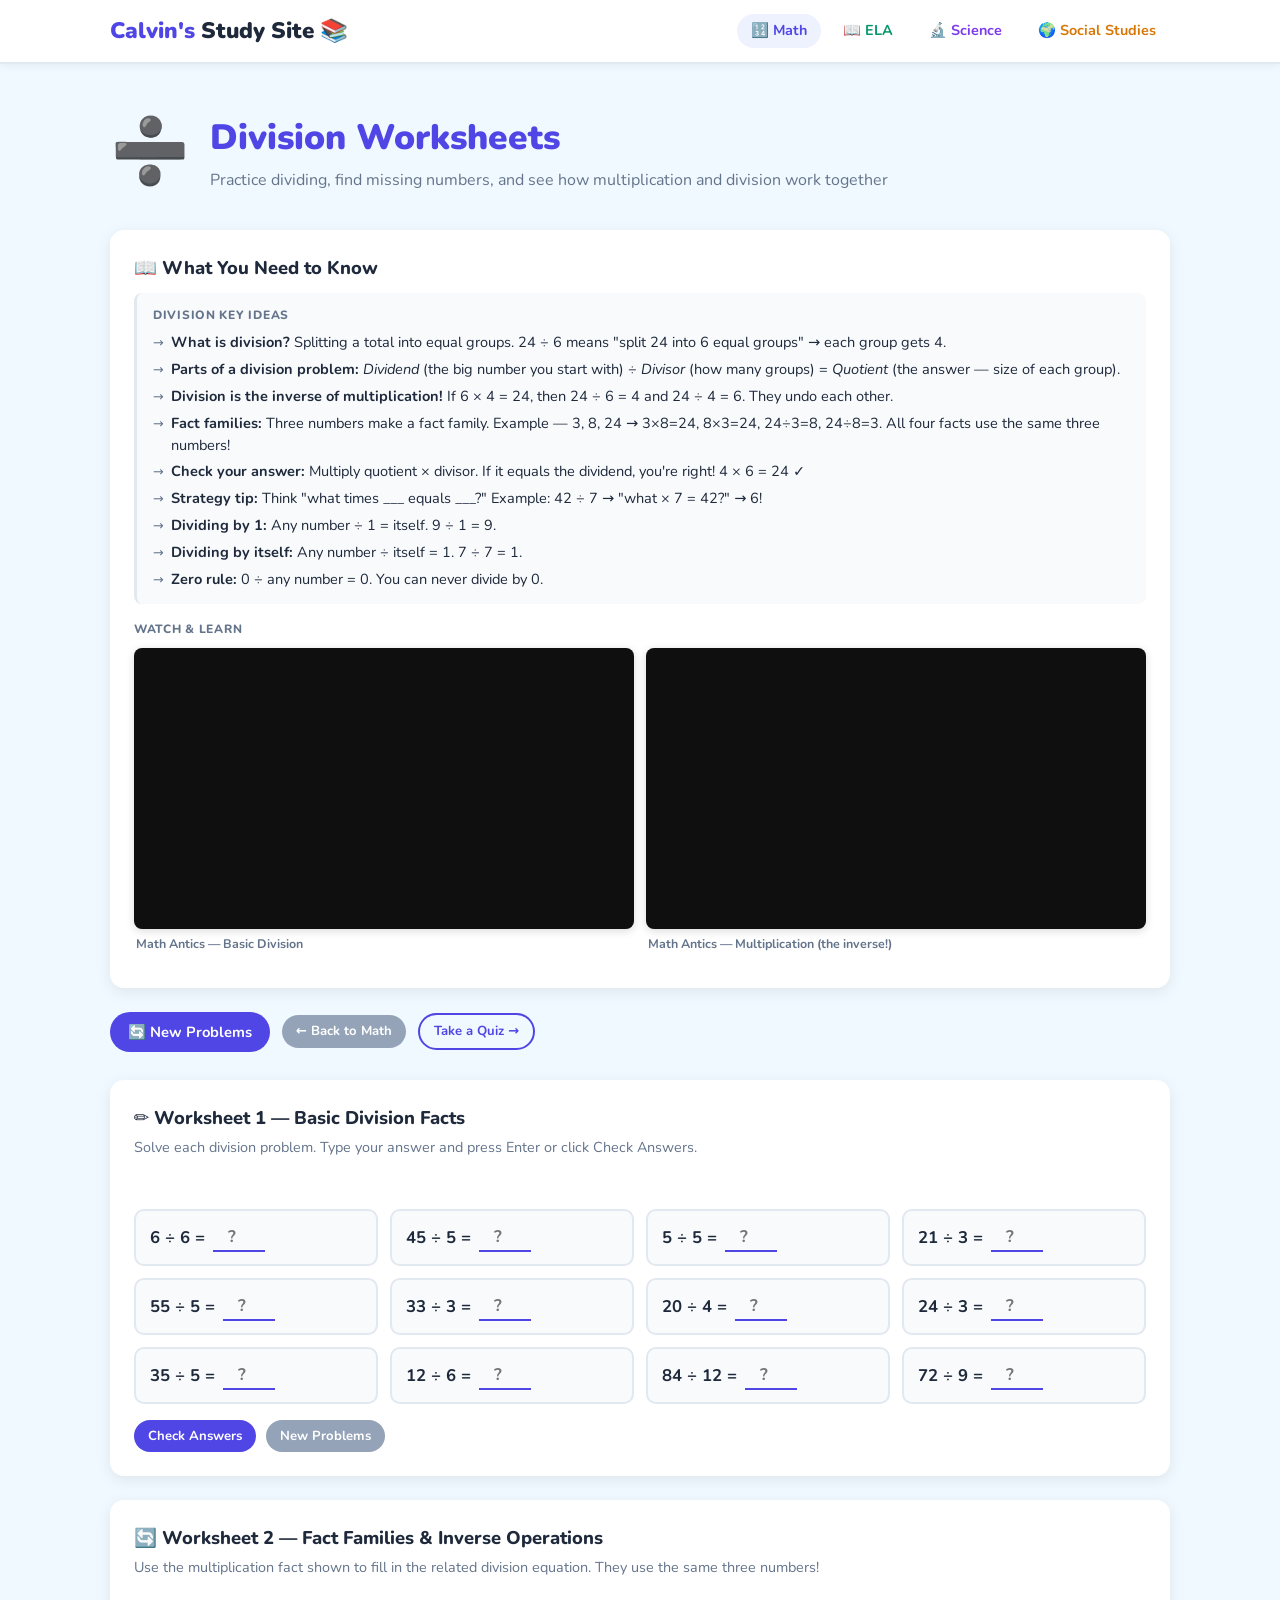
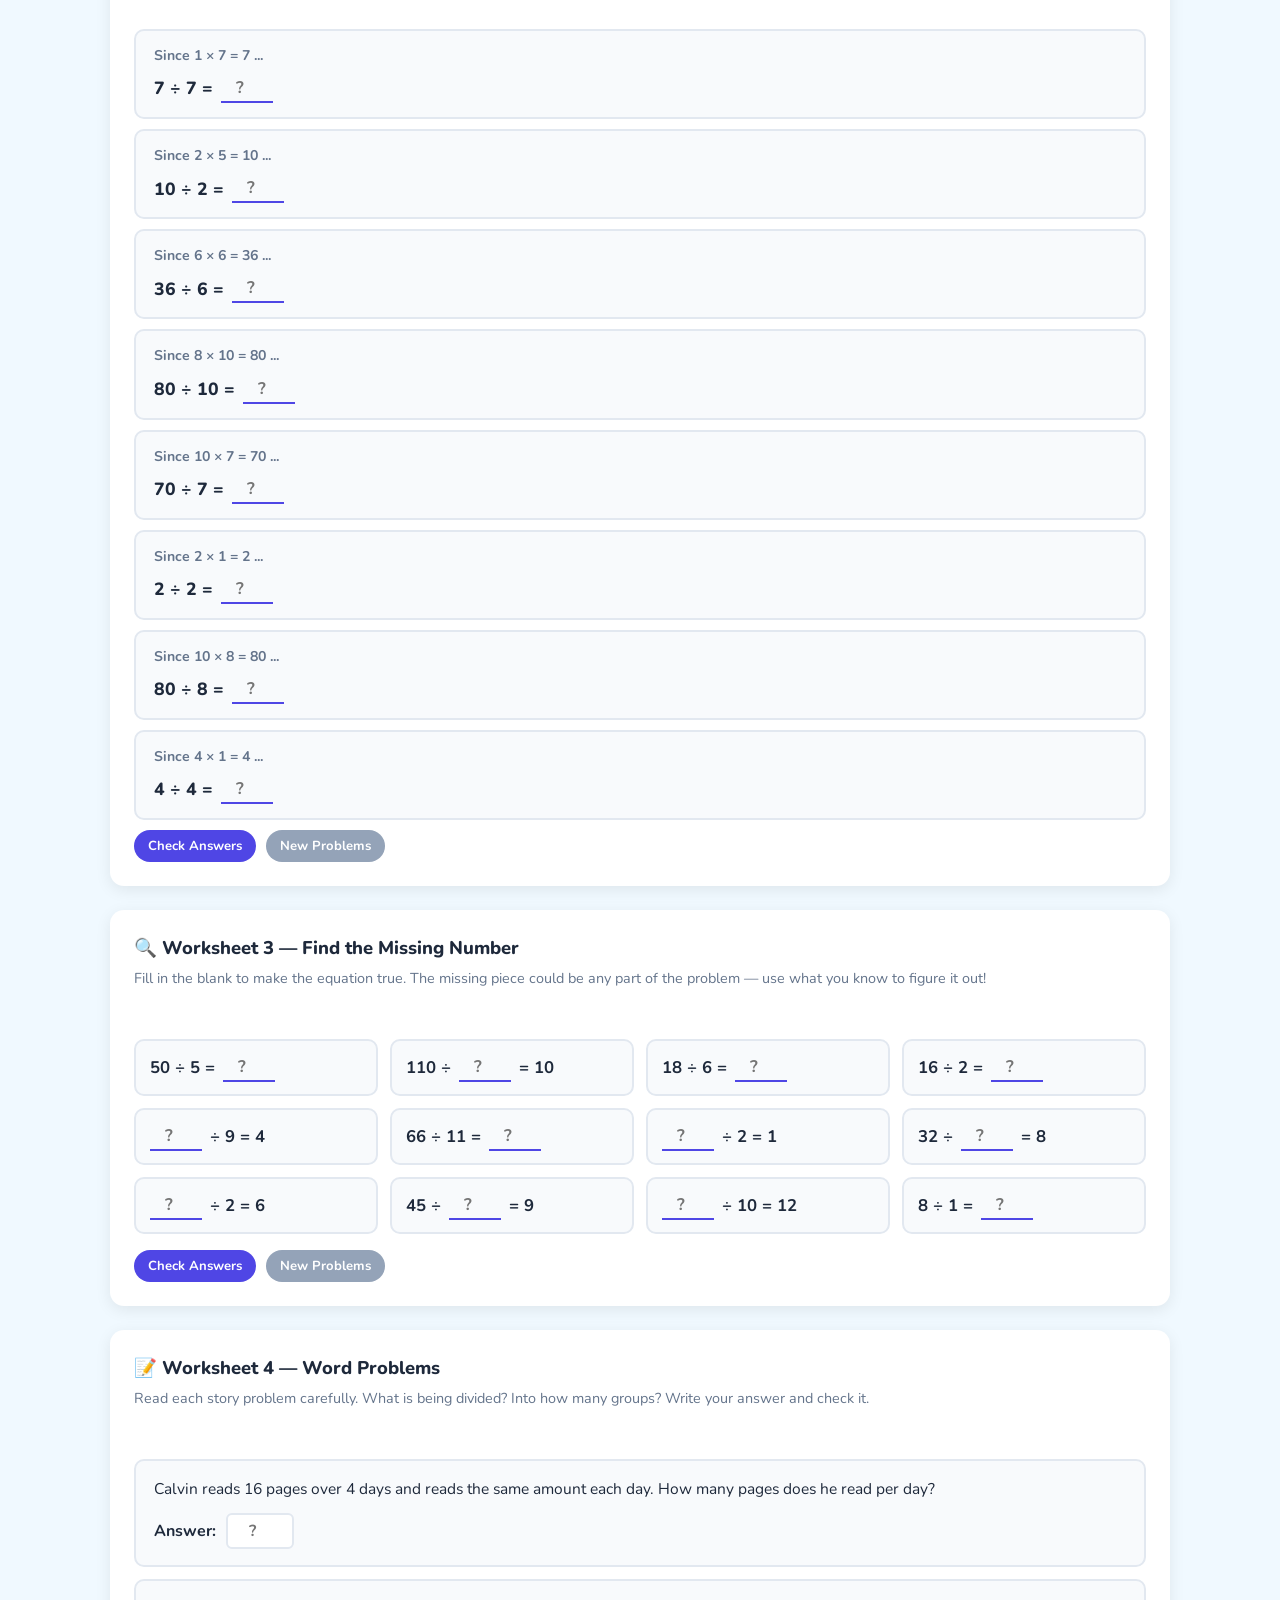
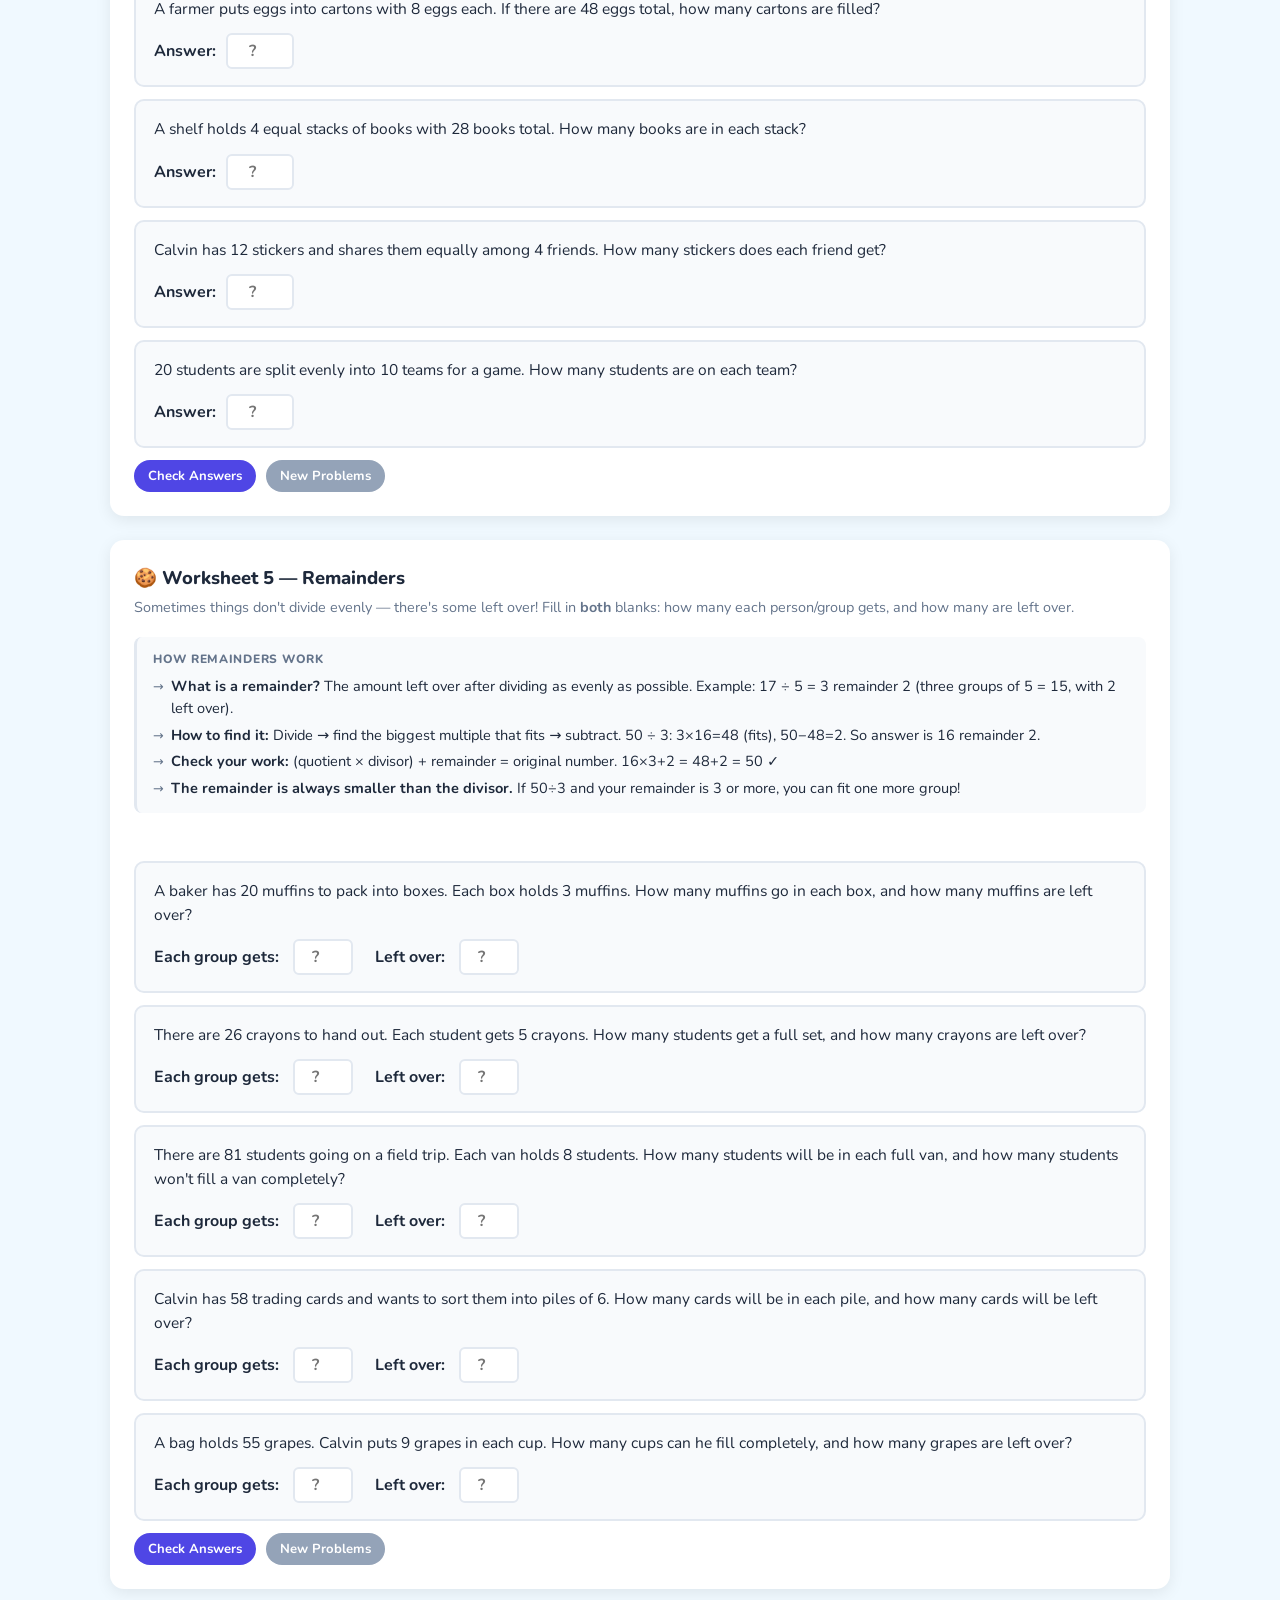
<file: division.html>
<!DOCTYPE html>
<html lang="en">
<head>
  <meta charset="UTF-8" />
  <meta name="viewport" content="width=device-width, initial-scale=1.0" />
  <title>Division Worksheets — Calvin's Study Site</title>
  <link rel="stylesheet" href="css/style.css" />
  <style>
    .ws-section {
      background: var(--card);
      border-radius: var(--radius);
      box-shadow: var(--shadow);
      padding: 24px;
      margin-bottom: 24px;
    }
    .ws-section h2 {
      font-size: 1.15rem;
      font-weight: 800;
      margin-bottom: 6px;
    }
    .ws-desc {
      font-size: 0.9rem;
      color: var(--muted);
      margin-bottom: 18px;
    }
    .ws-grid {
      display: grid;
      grid-template-columns: repeat(auto-fill, minmax(210px, 1fr));
      gap: 12px;
      margin-bottom: 16px;
    }
    .ws-problem {
      background: #F8FAFC;
      border: 2px solid var(--border);
      border-radius: 10px;
      padding: 12px 14px;
      display: flex;
      align-items: center;
      gap: 8px;
      font-size: 1.05rem;
      font-weight: 700;
      flex-wrap: wrap;
      transition: border-color 0.2s, background 0.2s;
    }
    .ws-problem.correct { border-color: var(--green); background: #DCFCE7; }
    .ws-problem.wrong   { border-color: var(--red);   background: #FEE2E2; }
    .ws-problem input {
      width: 52px;
      text-align: center;
      font-family: inherit;
      font-size: 1.05rem;
      font-weight: 700;
      border: none;
      border-bottom: 2px solid var(--math);
      background: transparent;
      color: var(--text);
      outline: none;
      padding: 2px 4px;
    }
    .check-icon { font-size: 1.1rem; margin-left: auto; }
    .correct-ans {
      font-size: 0.82rem;
      color: var(--red);
      font-weight: 700;
    }
    .ws-score {
      font-size: 0.9rem;
      font-weight: 700;
      color: var(--muted);
      margin-bottom: 12px;
      min-height: 20px;
    }
    .ws-score.good { color: var(--green); }
    .ws-row { display: flex; gap: 10px; flex-wrap: wrap; align-items: center; }

    /* Fact families */
    .fact-family-box {
      background: #F8FAFC;
      border: 2px solid var(--border);
      border-radius: 10px;
      padding: 14px 18px;
      margin-bottom: 10px;
      transition: border-color 0.2s, background 0.2s;
    }
    .fact-family-box.correct { border-color: var(--green); background: #DCFCE7; }
    .fact-family-box.wrong   { border-color: var(--red);   background: #FEE2E2; }
    .ff-hint {
      font-size: 0.88rem;
      color: var(--muted);
      font-weight: 700;
      margin-bottom: 8px;
    }
    .ff-question {
      font-size: 1.1rem;
      font-weight: 800;
      display: flex;
      align-items: center;
      gap: 8px;
      flex-wrap: wrap;
    }
    .ff-question input {
      width: 52px;
      text-align: center;
      font-family: inherit;
      font-size: 1.05rem;
      font-weight: 700;
      border: none;
      border-bottom: 2px solid var(--math);
      background: transparent;
      color: var(--text);
      outline: none;
      padding: 2px 4px;
    }

    /* Word problems */
    .word-problem {
      background: #F8FAFC;
      border: 2px solid var(--border);
      border-radius: 10px;
      padding: 16px 18px;
      margin-bottom: 12px;
      transition: border-color 0.2s, background 0.2s;
    }
    .word-problem.correct { border-color: var(--green); background: #DCFCE7; }
    .word-problem.wrong   { border-color: var(--red);   background: #FEE2E2; }
    .word-problem p {
      font-size: 0.97rem;
      margin-bottom: 12px;
      line-height: 1.55;
    }
    .wp-row {
      display: flex;
      align-items: center;
      gap: 10px;
      flex-wrap: wrap;
    }
    .word-problem input {
      width: 68px;
      text-align: center;
      font-family: inherit;
      font-size: 1rem;
      font-weight: 700;
      border: 2px solid var(--border);
      border-radius: 6px;
      background: white;
      color: var(--text);
      outline: none;
      padding: 5px 8px;
    }
    .result-msg {
      font-size: 0.87rem;
      font-weight: 700;
    }
    .result-msg.ok  { color: var(--green); }
    .result-msg.err { color: var(--red); }

    .page-actions {
      display: flex;
      gap: 12px;
      align-items: center;
      flex-wrap: wrap;
      margin-bottom: 28px;
    }
  </style>
</head>
<body>

  <header class="site-header">
    <div class="container">
      <a href="index.html" class="site-logo">Calvin's <span>Study Site</span> 📚</a>
      <nav class="nav-links">
        <a href="math.html"           class="nav-link math active">🔢 Math</a>
        <a href="ela.html"            class="nav-link ela">📖 ELA</a>
        <a href="science.html"        class="nav-link sci">🔬 Science</a>
        <a href="social-studies.html" class="nav-link ss">🌍 Social Studies</a>
      </nav>
    </div>
  </header>

  <main class="container">

    <div class="subject-hero">
      <div class="big-icon">➗</div>
      <div>
        <h1 style="color: var(--math);">Division Worksheets</h1>
        <p>Practice dividing, find missing numbers, and see how multiplication and division work together</p>
      </div>
    </div>

    <!-- Study Notes -->
    <div class="ws-section">
      <h2>📖 What You Need to Know</h2>
      <div class="study-notes" style="margin-top: 12px;">
        <h4>Division Key Ideas</h4>
        <ul>
          <li><strong>What is division?</strong> Splitting a total into equal groups. 24 ÷ 6 means "split 24 into 6 equal groups" → each group gets 4.</li>
          <li><strong>Parts of a division problem:</strong> <em>Dividend</em> (the big number you start with) ÷ <em>Divisor</em> (how many groups) = <em>Quotient</em> (the answer — size of each group).</li>
          <li><strong>Division is the inverse of multiplication!</strong> If 6 × 4 = 24, then 24 ÷ 6 = 4 and 24 ÷ 4 = 6. They undo each other.</li>
          <li><strong>Fact families:</strong> Three numbers make a fact family. Example — 3, 8, 24 → 3×8=24, 8×3=24, 24÷3=8, 24÷8=3. All four facts use the same three numbers!</li>
          <li><strong>Check your answer:</strong> Multiply quotient × divisor. If it equals the dividend, you're right! 4 × 6 = 24 ✓</li>
          <li><strong>Strategy tip:</strong> Think "what times ___ equals ___?" Example: 42 ÷ 7 → "what × 7 = 42?" → 6!</li>
          <li><strong>Dividing by 1:</strong> Any number ÷ 1 = itself. 9 ÷ 1 = 9.</li>
          <li><strong>Dividing by itself:</strong> Any number ÷ itself = 1. 7 ÷ 7 = 1.</li>
          <li><strong>Zero rule:</strong> 0 ÷ any number = 0. You can never divide by 0.</li>
        </ul>
      </div>
      <div class="video-section" style="margin-top: 16px;">
        <h4>Watch &amp; Learn</h4>
        <div class="video-grid">
          <div class="video-item">
            <div class="video-wrap">
              <iframe src="https://www.youtube.com/embed/KGMf314LUc0" loading="lazy"
                allow="accelerometer; autoplay; clipboard-write; encrypted-media; gyroscope; picture-in-picture" allowfullscreen></iframe>
            </div>
            <div class="video-label">Math Antics — Basic Division</div>
          </div>
          <div class="video-item">
            <div class="video-wrap">
              <iframe src="https://www.youtube.com/embed/RVYwunbpMHA" loading="lazy"
                allow="accelerometer; autoplay; clipboard-write; encrypted-media; gyroscope; picture-in-picture" allowfullscreen></iframe>
            </div>
            <div class="video-label">Math Antics — Multiplication (the inverse!)</div>
          </div>
        </div>
      </div>
    </div>

    <div class="page-actions">
      <button class="btn btn-math" onclick="generateAll()">🔄 New Problems</button>
      <a href="math.html" class="btn btn-gray btn-sm">← Back to Math</a>
      <a href="quiz.html?subject=math&topic=Numbers+and+Operations" class="btn btn-outline btn-sm" style="border-color:var(--math);color:var(--math);">Take a Quiz →</a>
    </div>

    <!-- Worksheet 1: Basic Division Facts -->
    <div class="ws-section">
      <h2>✏️ Worksheet 1 — Basic Division Facts</h2>
      <p class="ws-desc">Solve each division problem. Type your answer and press Enter or click Check Answers.</p>
      <div class="ws-score" id="score1"></div>
      <div class="ws-grid" id="ws1"></div>
      <div class="ws-row">
        <button class="btn btn-math btn-sm" onclick="checkAll(1)">Check Answers</button>
        <button class="btn btn-gray btn-sm" onclick="generateWS1()">New Problems</button>
      </div>
    </div>

    <!-- Worksheet 2: Fact Families / Inverse -->
    <div class="ws-section">
      <h2>🔄 Worksheet 2 — Fact Families &amp; Inverse Operations</h2>
      <p class="ws-desc">Use the multiplication fact shown to fill in the related division equation. They use the same three numbers!</p>
      <div class="ws-score" id="score2"></div>
      <div id="ws2"></div>
      <div class="ws-row">
        <button class="btn btn-math btn-sm" onclick="checkAll(2)">Check Answers</button>
        <button class="btn btn-gray btn-sm" onclick="generateWS2()">New Problems</button>
      </div>
    </div>

    <!-- Worksheet 3: Missing Numbers -->
    <div class="ws-section">
      <h2>🔍 Worksheet 3 — Find the Missing Number</h2>
      <p class="ws-desc">Fill in the blank to make the equation true. The missing piece could be any part of the problem — use what you know to figure it out!</p>
      <div class="ws-score" id="score3"></div>
      <div class="ws-grid" id="ws3"></div>
      <div class="ws-row">
        <button class="btn btn-math btn-sm" onclick="checkAll(3)">Check Answers</button>
        <button class="btn btn-gray btn-sm" onclick="generateWS3()">New Problems</button>
      </div>
    </div>

    <!-- Worksheet 4: Word Problems -->
    <div class="ws-section">
      <h2>📝 Worksheet 4 — Word Problems</h2>
      <p class="ws-desc">Read each story problem carefully. What is being divided? Into how many groups? Write your answer and check it.</p>
      <div class="ws-score" id="score4"></div>
      <div id="ws4"></div>
      <div class="ws-row" style="margin-top: 4px;">
        <button class="btn btn-math btn-sm" onclick="checkAll(4)">Check Answers</button>
        <button class="btn btn-gray btn-sm" onclick="generateWS4()">New Problems</button>
      </div>
    </div>

    <!-- Worksheet 5: Remainders -->
    <div class="ws-section">
      <h2>🍪 Worksheet 5 — Remainders</h2>
      <p class="ws-desc">Sometimes things don't divide evenly — there's some left over! Fill in <strong>both</strong> blanks: how many each person/group gets, and how many are left over.</p>
      <div class="study-notes" style="margin-bottom: 16px;">
        <h4>How Remainders Work</h4>
        <ul>
          <li><strong>What is a remainder?</strong> The amount left over after dividing as evenly as possible. Example: 17 ÷ 5 = 3 remainder 2 (three groups of 5 = 15, with 2 left over).</li>
          <li><strong>How to find it:</strong> Divide → find the biggest multiple that fits → subtract. 50 ÷ 3: 3×16=48 (fits), 50−48=2. So answer is 16 remainder 2.</li>
          <li><strong>Check your work:</strong> (quotient × divisor) + remainder = original number. 16×3+2 = 48+2 = 50 ✓</li>
          <li><strong>The remainder is always smaller than the divisor.</strong> If 50÷3 and your remainder is 3 or more, you can fit one more group!</li>
        </ul>
      </div>
      <div class="ws-score" id="score5"></div>
      <div id="ws5"></div>
      <div class="ws-row" style="margin-top: 4px;">
        <button class="btn btn-math btn-sm" onclick="checkAll(5)">Check Answers</button>
        <button class="btn btn-gray btn-sm" onclick="generateWS5()">New Problems</button>
      </div>
    </div>

  </main>

  <script>
    // ── Helpers ────────────────────────────────────────────────────────────────
    const FACTS = [];
    for (let a = 1; a <= 12; a++) {
      for (let b = 1; b <= 12; b++) {
        FACTS.push({ a, b, product: a * b });
      }
    }

    function shuffle(arr) {
      const a = [...arr];
      for (let i = a.length - 1; i > 0; i--) {
        const j = Math.floor(Math.random() * (i + 1));
        [a[i], a[j]] = [a[j], a[i]];
      }
      return a;
    }

    function pick(arr, n) { return shuffle(arr).slice(0, n); }
    function rnd(min, max) { return Math.floor(Math.random() * (max - min + 1)) + min; }

    // ── Worksheet 1: Basic Division Facts ─────────────────────────────────────
    let ws1Data = [];
    function generateWS1() {
      document.getElementById('score1').textContent = '';
      ws1Data = pick(FACTS, 12).map(f => ({ dividend: f.product, divisor: f.b, answer: f.a }));
      document.getElementById('ws1').innerHTML = ws1Data.map((p, i) => `
        <div class="ws-problem" id="ws1p${i}">
          <span>${p.dividend} ÷ ${p.divisor} =</span>
          <input type="number" id="ws1i${i}" min="0" max="144" placeholder="?"
            onkeydown="if(event.key==='Enter') checkAll(1)">
          <span class="check-icon" id="ws1c${i}"></span>
          <span class="correct-ans" id="ws1a${i}" style="display:none"></span>
        </div>
      `).join('');
    }

    // ── Worksheet 2: Fact Families ─────────────────────────────────────────────
    let ws2Data = [];
    function generateWS2() {
      document.getElementById('score2').textContent = '';
      ws2Data = pick(FACTS, 8).map(f => {
        const askByB = Math.random() < 0.5;
        return {
          a: f.a, b: f.b, product: f.product,
          divisor: askByB ? f.b : f.a,
          answer:  askByB ? f.a : f.b,
        };
      });
      document.getElementById('ws2').innerHTML = ws2Data.map((p, i) => `
        <div class="fact-family-box" id="ws2p${i}">
          <div class="ff-hint">Since ${p.a} × ${p.b} = ${p.product} ...</div>
          <div class="ff-question">
            <span>${p.product} ÷ ${p.divisor} =</span>
            <input type="number" id="ws2i${i}" min="0" max="144" placeholder="?"
              onkeydown="if(event.key==='Enter') checkAll(2)">
            <span class="check-icon" id="ws2c${i}"></span>
            <span class="correct-ans" id="ws2a${i}" style="display:none"></span>
          </div>
        </div>
      `).join('');
    }

    // ── Worksheet 3: Missing Numbers ───────────────────────────────────────────
    let ws3Data = [];
    function generateWS3() {
      document.getElementById('score3').textContent = '';
      ws3Data = pick(FACTS, 12).map(f => {
        const types = ['quotient', 'dividend', 'divisor'];
        const type = types[Math.floor(Math.random() * 3)];
        const answer = type === 'quotient' ? f.a
                     : type === 'dividend' ? f.product
                     :                       f.b;
        return { ...f, type, answer };
      });
      document.getElementById('ws3').innerHTML = ws3Data.map((p, i) => {
        const inp = `<input type="number" id="ws3i${i}" min="0" max="144" placeholder="?"
          onkeydown="if(event.key==='Enter') checkAll(3)">`;
        let inner;
        if (p.type === 'quotient') {
          inner = `<span>${p.product} ÷ ${p.b} =</span>${inp}`;
        } else if (p.type === 'dividend') {
          inner = `${inp}<span>÷ ${p.b} = ${p.a}</span>`;
        } else {
          inner = `<span>${p.product} ÷</span>${inp}<span>= ${p.a}</span>`;
        }
        return `
          <div class="ws-problem" id="ws3p${i}">
            ${inner}
            <span class="check-icon" id="ws3c${i}"></span>
            <span class="correct-ans" id="ws3a${i}" style="display:none"></span>
          </div>
        `;
      }).join('');
    }

    // ── Worksheet 4: Word Problems ─────────────────────────────────────────────
    const WORD_TEMPLATES = [
      () => { const g=rnd(2,9), s=rnd(2,12), t=g*s; return { text: `Calvin has ${t} stickers and shares them equally among ${g} friends. How many stickers does each friend get?`, answer: s }; },
      () => { const r=rnd(2,8), c=rnd(2,10), t=r*c; return { text: `There are ${t} cookies arranged in ${r} equal rows on a baking sheet. How many cookies are in each row?`, answer: c }; },
      () => { const d=rnd(2,9), p=rnd(2,11), t=d*p; return { text: `A box of ${t} crayons is packed equally into ${d} bags. How many crayons are in each bag?`, answer: p }; },
      () => { const t=rnd(2,10), b=rnd(2,8),  n=t*b;  return { text: `${n} students are split evenly into ${t} teams for a game. How many students are on each team?`, answer: b }; },
      () => { const d=rnd(2,7),  h=rnd(2,10), t=d*h; return { text: `Calvin reads ${t} pages over ${d} days and reads the same amount each day. How many pages does he read per day?`, answer: h }; },
      () => { const b=rnd(2,9),  s=rnd(2,10), t=b*s; return { text: `A farmer puts eggs into cartons with ${s} eggs each. If there are ${t} eggs total, how many cartons are filled?`, answer: b }; },
      () => { const r=rnd(2,8),  c=rnd(2,9),  t=r*c; return { text: `${t} chairs are arranged in ${r} equal rows. How many chairs are in each row?`, answer: c }; },
      () => { const g=rnd(2,9),  m=rnd(2,11), t=g*m; return { text: `${t} marbles are shared equally between ${g} jars. How many marbles go in each jar?`, answer: m }; },
      () => { const b=rnd(2,8),  p=rnd(2,10), t=b*p; return { text: `A shelf holds ${b} equal stacks of books with ${t} books total. How many books are in each stack?`, answer: p }; },
      () => { const w=rnd(2,9),  d=rnd(2,8),  t=w*d; return { text: `Calvin earns ${t} coins over ${w} weeks by earning the same amount each week. How many coins does he earn per week?`, answer: d }; },
    ];

    let ws4Data = [];
    function generateWS4() {
      document.getElementById('score4').textContent = '';
      ws4Data = shuffle(WORD_TEMPLATES).slice(0, 5).map(fn => fn());
      document.getElementById('ws4').innerHTML = ws4Data.map((p, i) => `
        <div class="word-problem" id="ws4p${i}">
          <p>${p.text}</p>
          <div class="wp-row">
            <span style="font-weight:700;">Answer:</span>
            <input type="number" id="ws4i${i}" min="0" max="200" placeholder="?"
              onkeydown="if(event.key==='Enter') checkAll(4)">
            <span class="result-msg" id="ws4m${i}"></span>
          </div>
        </div>
      `).join('');
    }

    // ── Worksheet 5: Remainder Word Problems ──────────────────────────────────
    const REMAINDER_TEMPLATES = [
      () => { const d=rnd(3,9), q=rnd(3,12), r=rnd(1,d-1), t=d*q+r; return { text: `Calvin has ${t} cookies. He wants to share them equally among ${d} friends. How many cookies does each friend get, and how many are left over?`, divisor: d, quotient: q, remainder: r }; },
      () => { const d=rnd(3,8), q=rnd(4,11), r=rnd(1,d-1), t=d*q+r; return { text: `There are ${t} students going on a field trip. Each van holds ${d} students. How many students will be in each full van, and how many students won't fill a van completely?`, divisor: d, quotient: q, remainder: r }; },
      () => { const d=rnd(3,7), q=rnd(3,10), r=rnd(1,d-1), t=d*q+r; return { text: `A baker has ${t} muffins to pack into boxes. Each box holds ${d} muffins. How many muffins go in each box, and how many muffins are left over?`, divisor: d, quotient: q, remainder: r }; },
      () => { const d=rnd(3,9), q=rnd(3,11), r=rnd(1,d-1), t=d*q+r; return { text: `Calvin has ${t} trading cards and wants to sort them into piles of ${d}. How many cards will be in each pile, and how many cards will be left over?`, divisor: d, quotient: q, remainder: r }; },
      () => { const d=rnd(3,8), q=rnd(4,12), r=rnd(1,d-1), t=d*q+r; return { text: `${t} apples need to be packed into bags of ${d}. How many apples will be in each full bag, and how many apples won't fit into a complete bag?`, divisor: d, quotient: q, remainder: r }; },
      () => { const d=rnd(2,7), q=rnd(4,12), r=rnd(1,d-1), t=d*q+r; return { text: `A coach has ${t} pieces of equipment to divide equally among ${d} teams. How many pieces does each team get, and how many are left over?`, divisor: d, quotient: q, remainder: r }; },
      () => { const d=rnd(3,9), q=rnd(3,10), r=rnd(1,d-1), t=d*q+r; return { text: `Calvin has ${t} stickers to put in an album. Each page holds ${d} stickers. How many full pages will he fill, and how many stickers will go on the last page?`, divisor: d, quotient: q, remainder: r }; },
      () => { const d=rnd(3,8), q=rnd(3,11), r=rnd(1,d-1), t=d*q+r; return { text: `There are ${t} crayons to hand out. Each student gets ${d} crayons. How many students get a full set, and how many crayons are left over?`, divisor: d, quotient: q, remainder: r }; },
      () => { const d=rnd(4,9), q=rnd(3,10), r=rnd(1,d-1), t=d*q+r; return { text: `A bag holds ${t} grapes. Calvin puts ${d} grapes in each cup. How many cups can he fill completely, and how many grapes are left over?`, divisor: d, quotient: q, remainder: r }; },
      () => { const d=rnd(3,7), q=rnd(4,12), r=rnd(1,d-1), t=d*q+r; return { text: `${t} kids want to play a board game that needs exactly ${d} players per team. How many complete teams can be made, and how many kids are left over?`, divisor: d, quotient: q, remainder: r }; },
    ];

    let ws5Data = [];
    function generateWS5() {
      document.getElementById('score5').textContent = '';
      ws5Data = shuffle(REMAINDER_TEMPLATES).slice(0, 5).map(fn => fn());
      document.getElementById('ws5').innerHTML = ws5Data.map((p, i) => `
        <div class="word-problem" id="ws5p${i}">
          <p>${p.text}</p>
          <div class="wp-row" style="gap: 14px; flex-wrap: wrap;">
            <span style="font-weight:700;">Each group gets:</span>
            <input type="number" id="ws5q${i}" min="0" max="200" placeholder="?"
              onkeydown="if(event.key==='Enter') checkAll(5)" style="width:60px;">
            <span style="font-weight:700; margin-left: 8px;">Left over:</span>
            <input type="number" id="ws5r${i}" min="0" max="20" placeholder="?"
              onkeydown="if(event.key==='Enter') checkAll(5)" style="width:60px;">
            <span class="result-msg" id="ws5m${i}"></span>
          </div>
        </div>
      `).join('');
    }

    // ── Check Logic ────────────────────────────────────────────────────────────
    function checkAll(ws) {
      if (ws === 1) checkGrid(ws1Data, 1, p => p.answer);
      if (ws === 2) checkGrid(ws2Data, 2, p => p.answer);
      if (ws === 3) checkGrid(ws3Data, 3, p => p.answer);
      if (ws === 4) checkWordProblems();
      if (ws === 5) checkRemainders();
    }

    function checkGrid(data, wsNum, getAnswer) {
      let correct = 0;
      data.forEach((p, i) => {
        const input = document.getElementById(`ws${wsNum}i${i}`);
        const card  = document.getElementById(`ws${wsNum}p${i}`);
        const icon  = document.getElementById(`ws${wsNum}c${i}`);
        const ansEl = document.getElementById(`ws${wsNum}a${i}`);
        const val   = parseInt(input.value, 10);
        const expected = getAnswer(p);
        card.classList.remove('correct', 'wrong');
        if (isNaN(val)) { icon.textContent = ''; ansEl.style.display = 'none'; return; }
        if (val === expected) {
          card.classList.add('correct');
          icon.textContent = '✓';
          ansEl.style.display = 'none';
          correct++;
        } else {
          card.classList.add('wrong');
          icon.textContent = '✗';
          ansEl.textContent = `→ ${expected}`;
          ansEl.style.display = '';
        }
      });
      const scoreEl = document.getElementById(`score${wsNum}`);
      const pct = Math.round(100 * correct / data.length);
      scoreEl.textContent = `${correct} / ${data.length} correct (${pct}%)`;
      scoreEl.className = 'ws-score' + (pct >= 80 ? ' good' : '');
    }

    function checkWordProblems() {
      let correct = 0;
      ws4Data.forEach((p, i) => {
        const input = document.getElementById(`ws4i${i}`);
        const card  = document.getElementById(`ws4p${i}`);
        const msg   = document.getElementById(`ws4m${i}`);
        const val   = parseInt(input.value, 10);
        card.classList.remove('correct', 'wrong');
        if (isNaN(val)) { msg.textContent = ''; return; }
        if (val === p.answer) {
          card.classList.add('correct');
          msg.textContent = '✓ Correct!';
          msg.className = 'result-msg ok';
          correct++;
        } else {
          card.classList.add('wrong');
          msg.textContent = `✗ The answer is ${p.answer}`;
          msg.className = 'result-msg err';
        }
      });
      const scoreEl = document.getElementById('score4');
      const pct = Math.round(100 * correct / ws4Data.length);
      scoreEl.textContent = `${correct} / ${ws4Data.length} correct (${pct}%)`;
      scoreEl.className = 'ws-score' + (pct >= 80 ? ' good' : '');
    }

    function checkRemainders() {
      let correct = 0;
      ws5Data.forEach((p, i) => {
        const qInput = document.getElementById(`ws5q${i}`);
        const rInput = document.getElementById(`ws5r${i}`);
        const card   = document.getElementById(`ws5p${i}`);
        const msg    = document.getElementById(`ws5m${i}`);
        const qVal   = parseInt(qInput.value, 10);
        const rVal   = parseInt(rInput.value, 10);
        card.classList.remove('correct', 'wrong');
        if (isNaN(qVal) && isNaN(rVal)) { msg.textContent = ''; return; }
        const qOk = qVal === p.quotient;
        const rOk = rVal === p.remainder;
        if (qOk && rOk) {
          card.classList.add('correct');
          msg.textContent = '✓ Correct!';
          msg.className = 'result-msg ok';
          correct++;
        } else {
          card.classList.add('wrong');
          const parts = [];
          if (!qOk) parts.push(`each group gets ${p.quotient}`);
          if (!rOk) parts.push(`${p.remainder} left over`);
          msg.textContent = `✗ ${parts.join(', ')}`;
          msg.className = 'result-msg err';
        }
      });
      const scoreEl = document.getElementById('score5');
      const pct = Math.round(100 * correct / ws5Data.length);
      scoreEl.textContent = `${correct} / ${ws5Data.length} correct (${pct}%)`;
      scoreEl.className = 'ws-score' + (pct >= 80 ? ' good' : '');
    }

    // ── Init ───────────────────────────────────────────────────────────────────
    function generateAll() {
      generateWS1();
      generateWS2();
      generateWS3();
      generateWS4();
      generateWS5();
    }

    generateAll();
  </script>

</body>
</html>
</file>
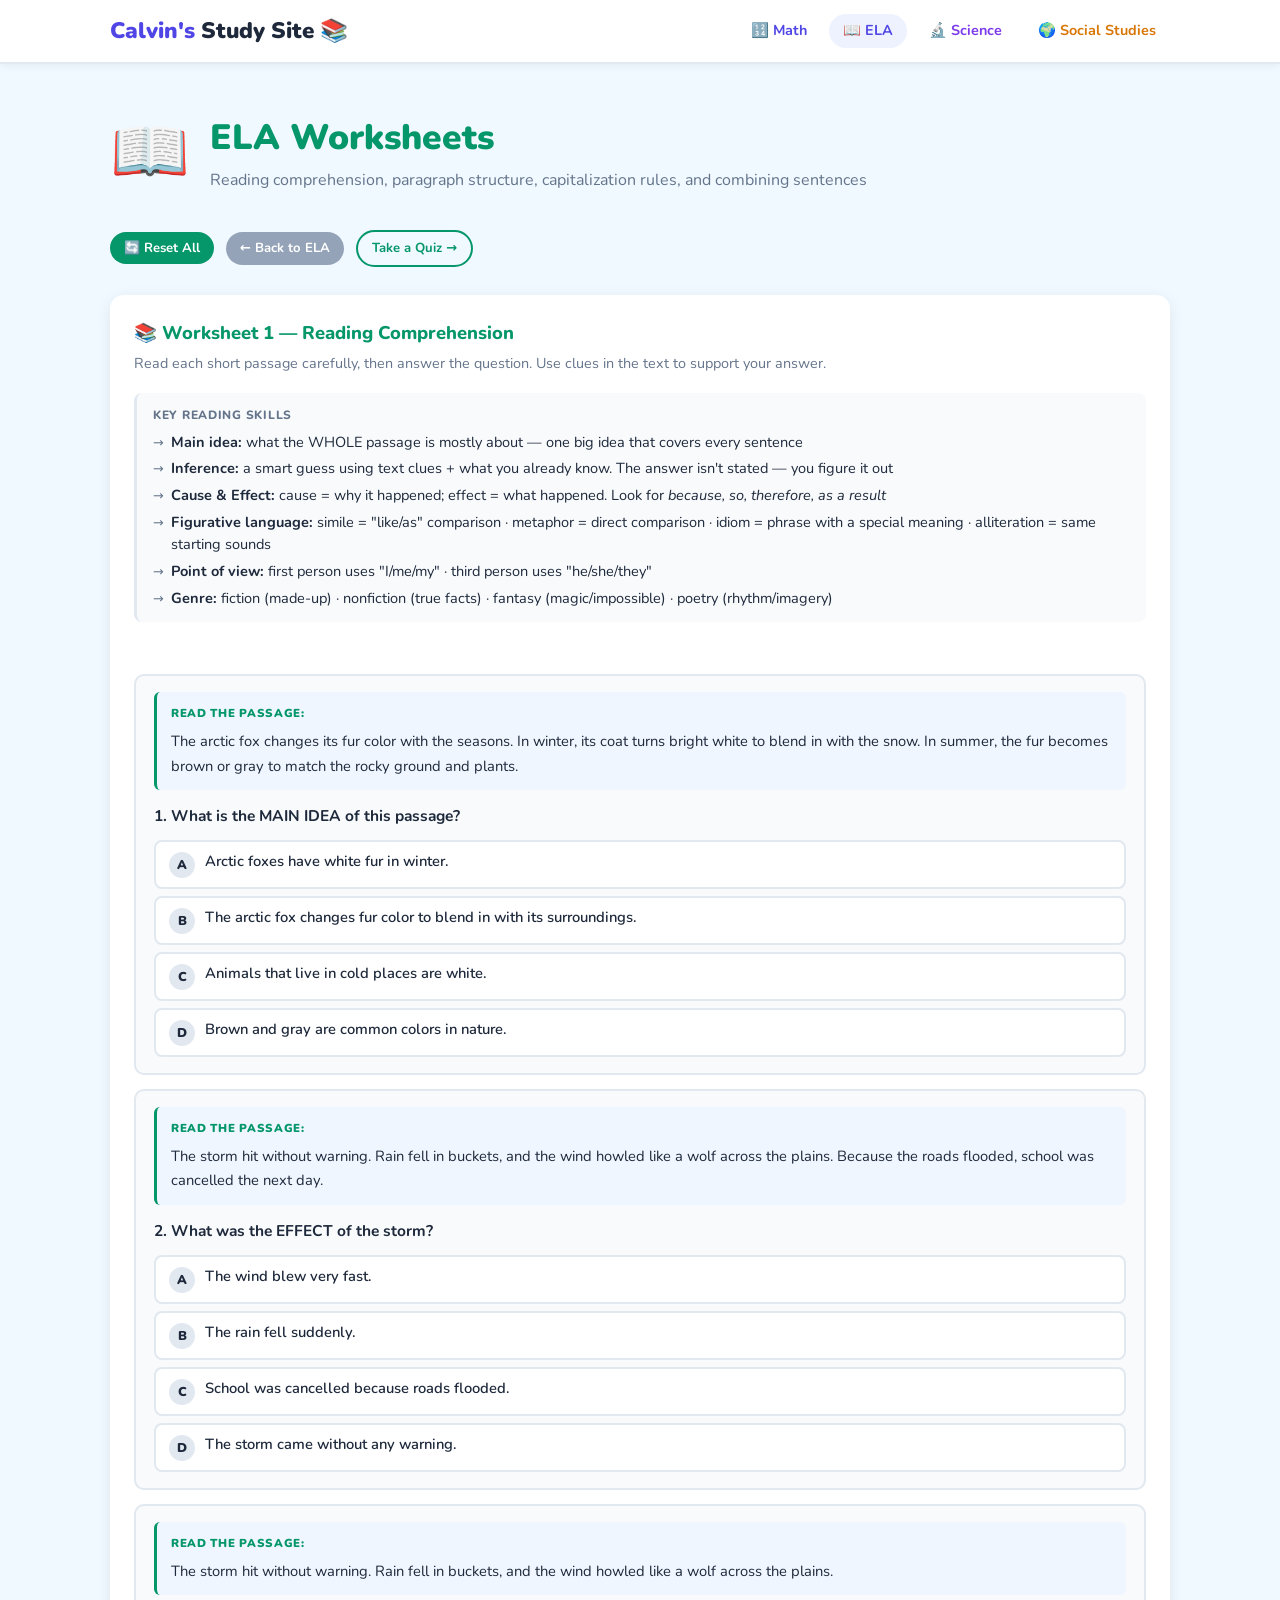
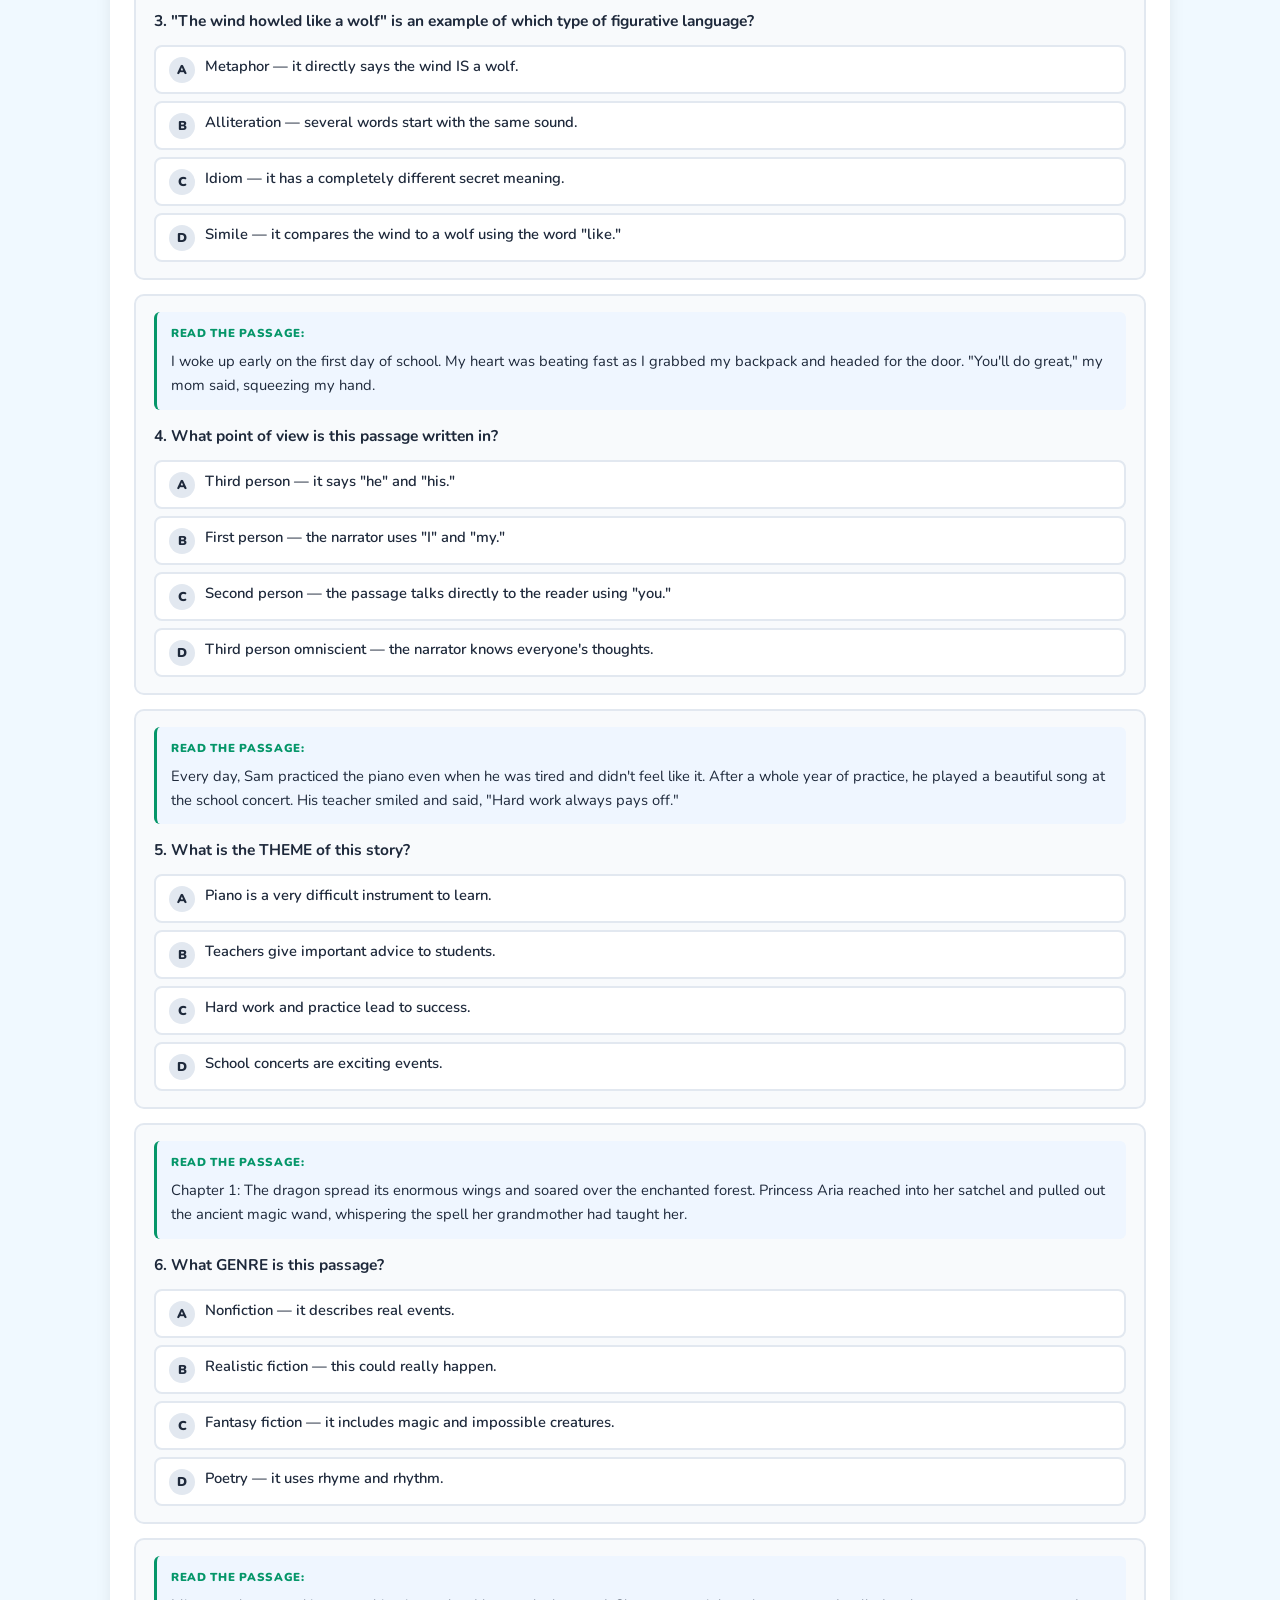
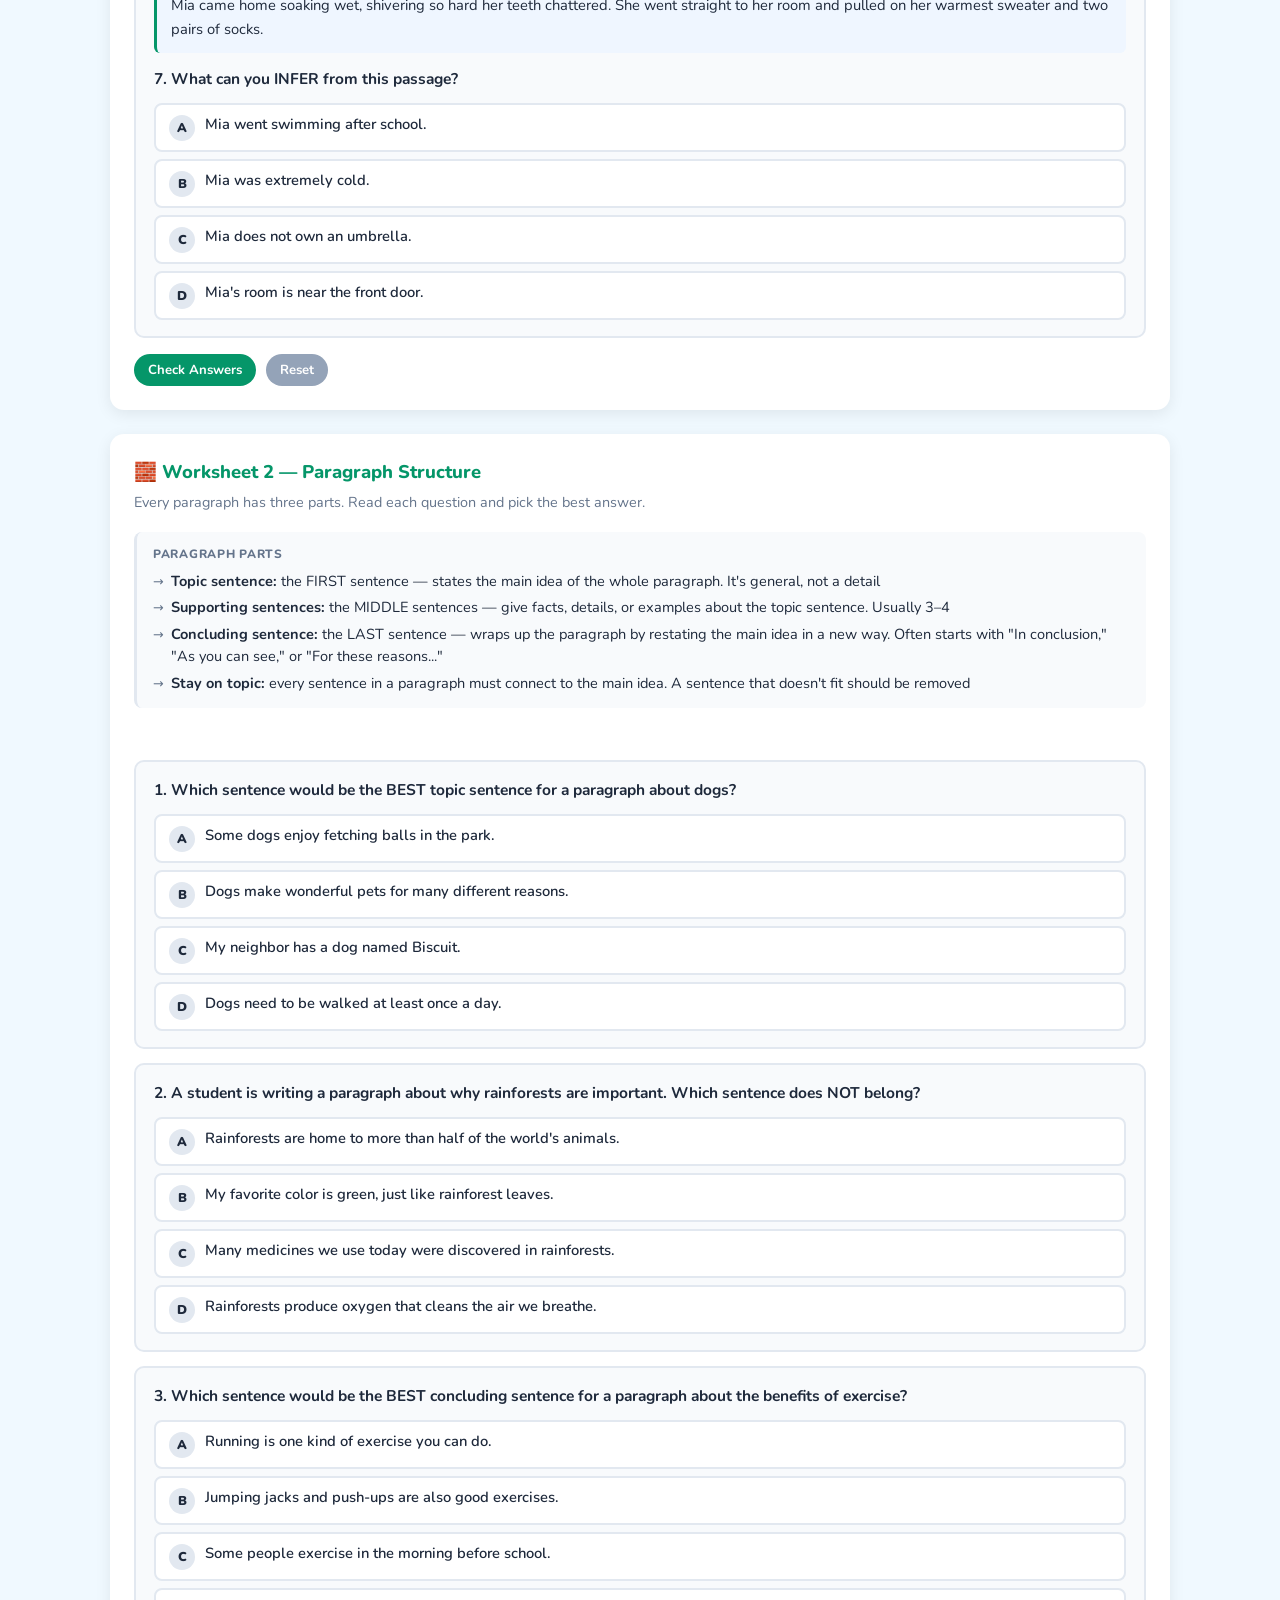
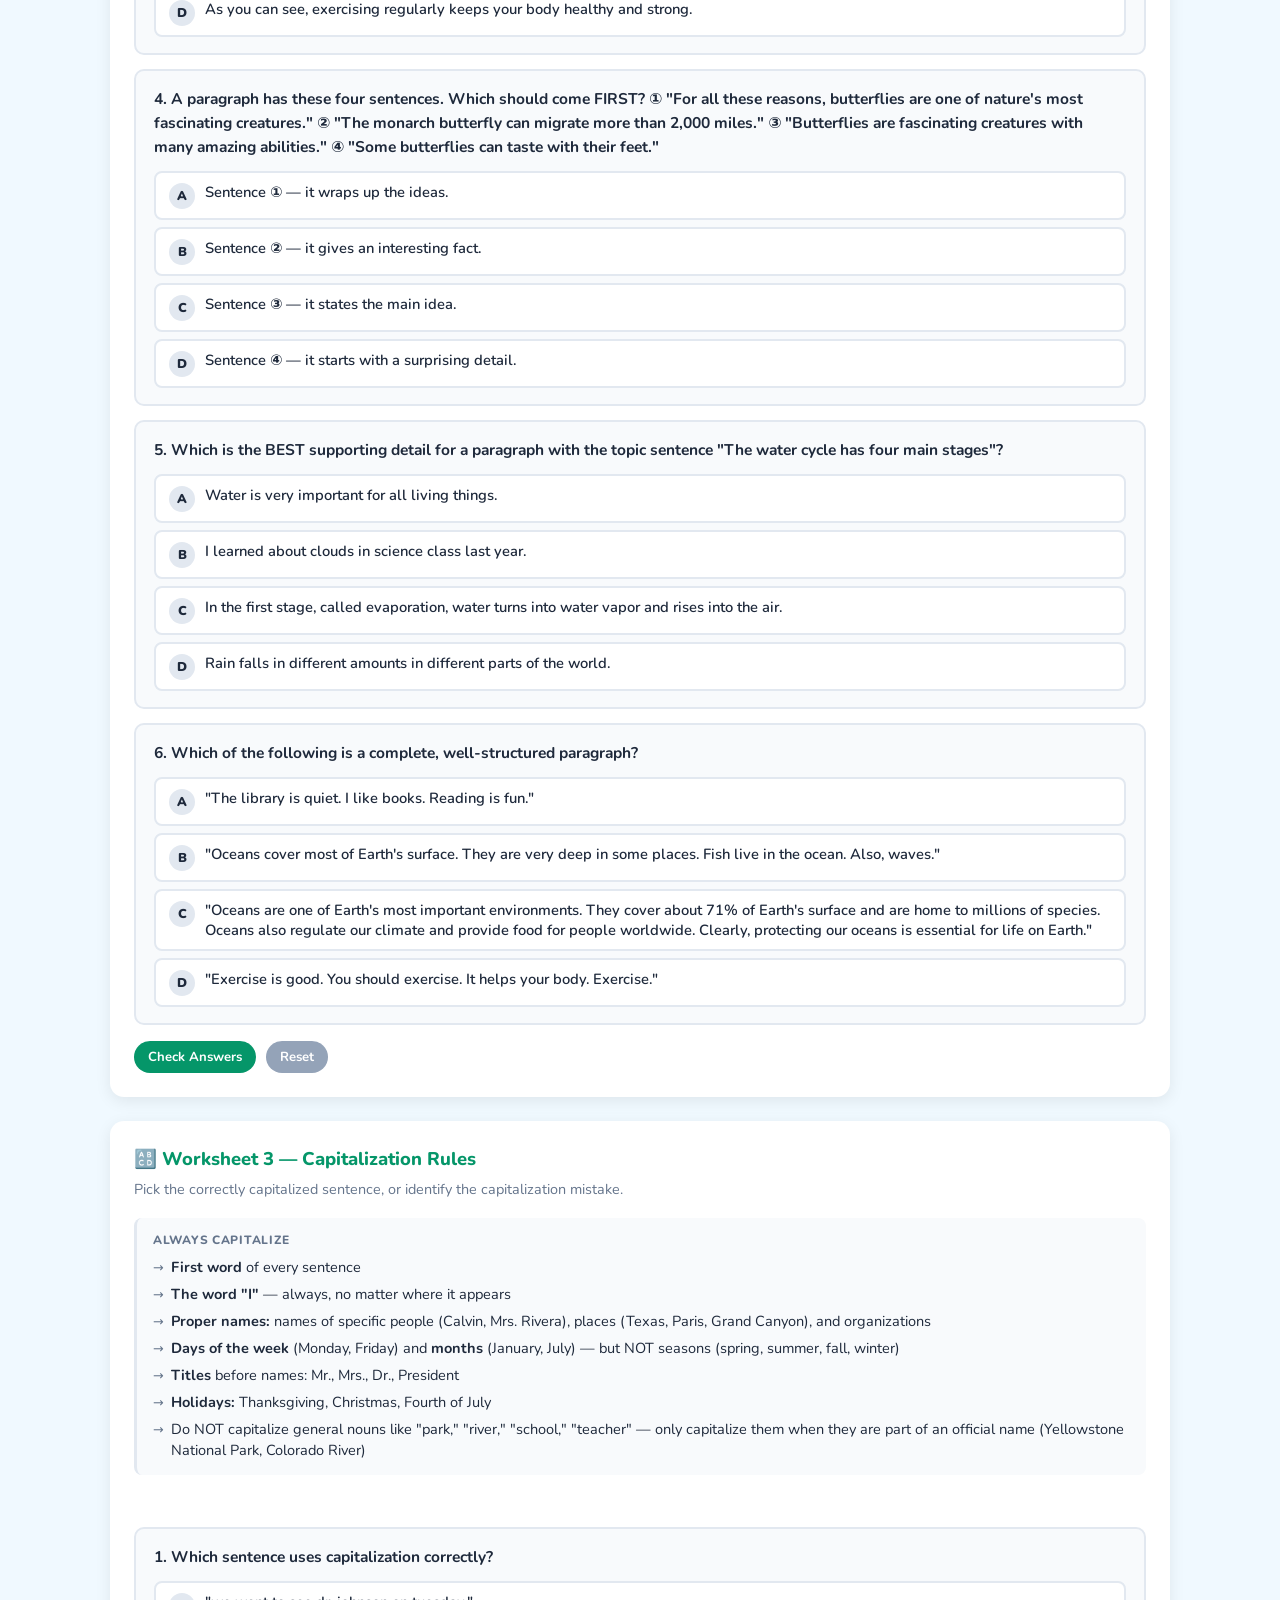
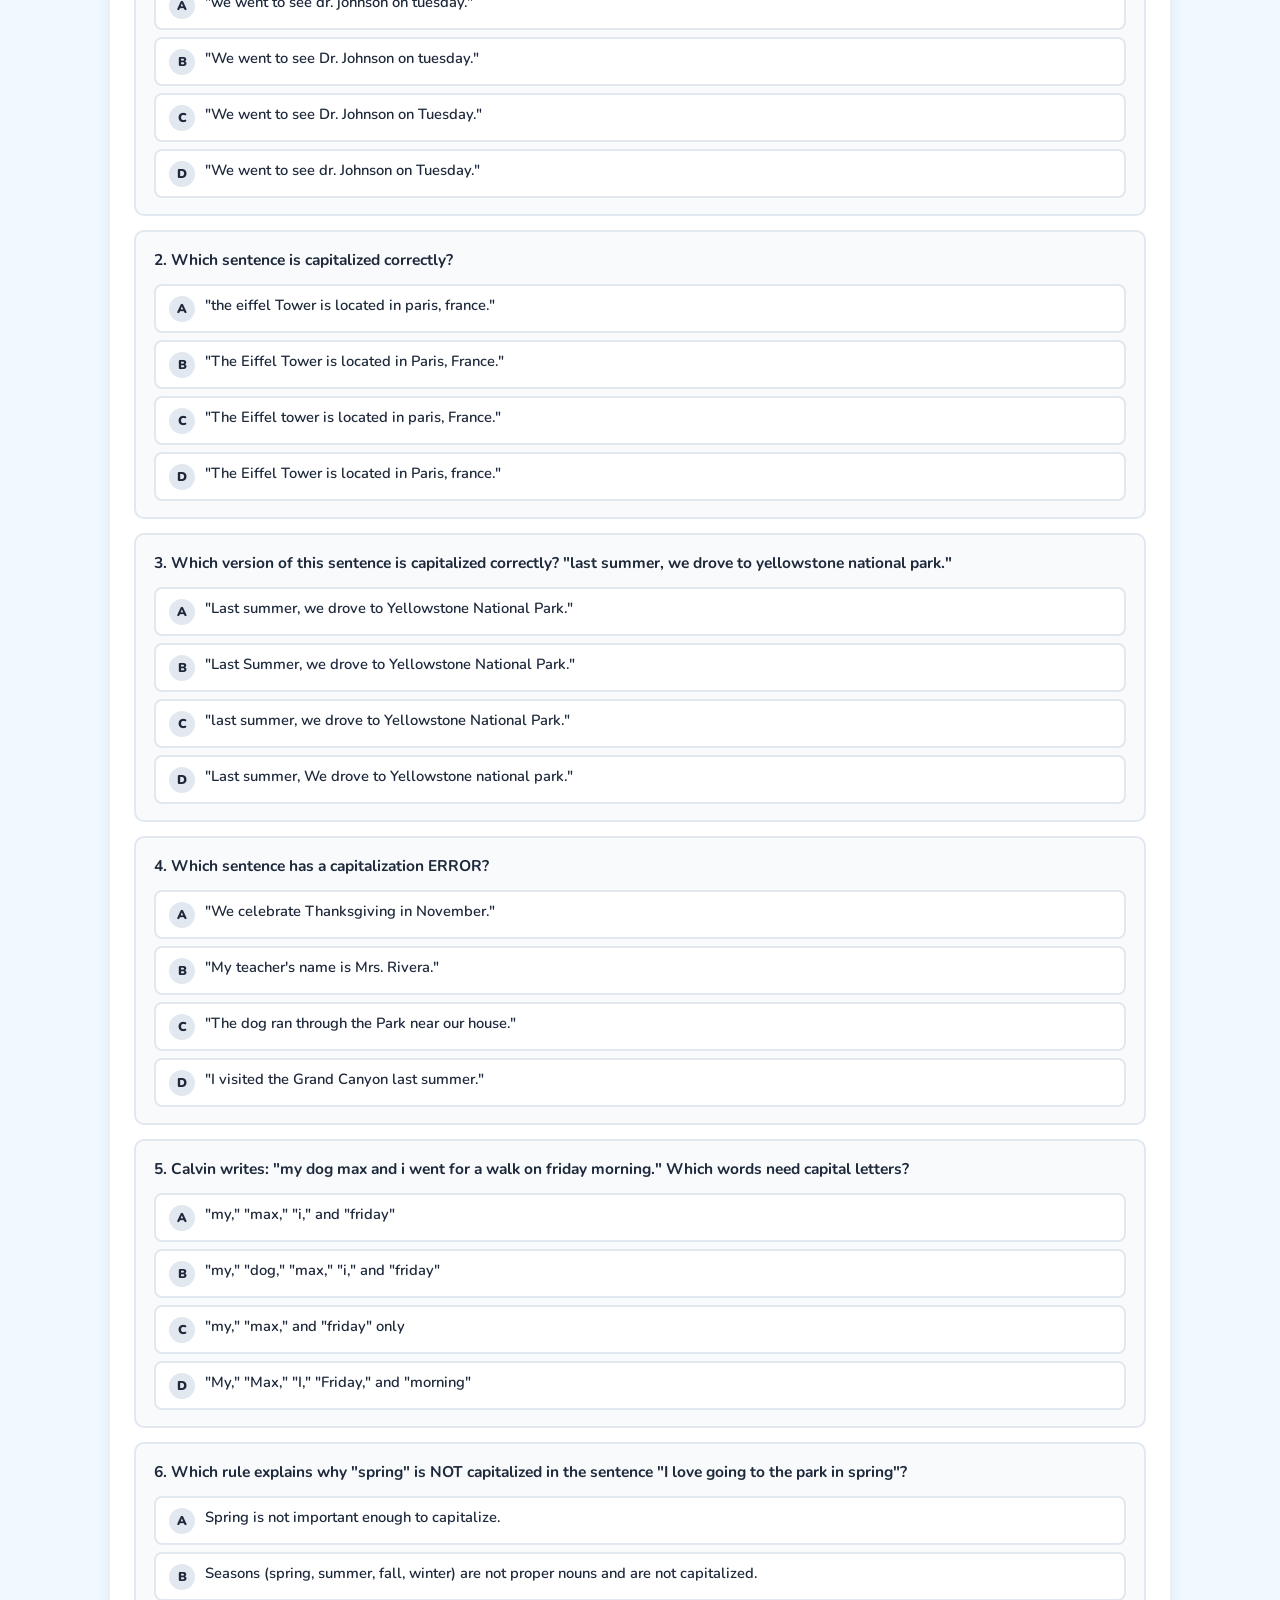
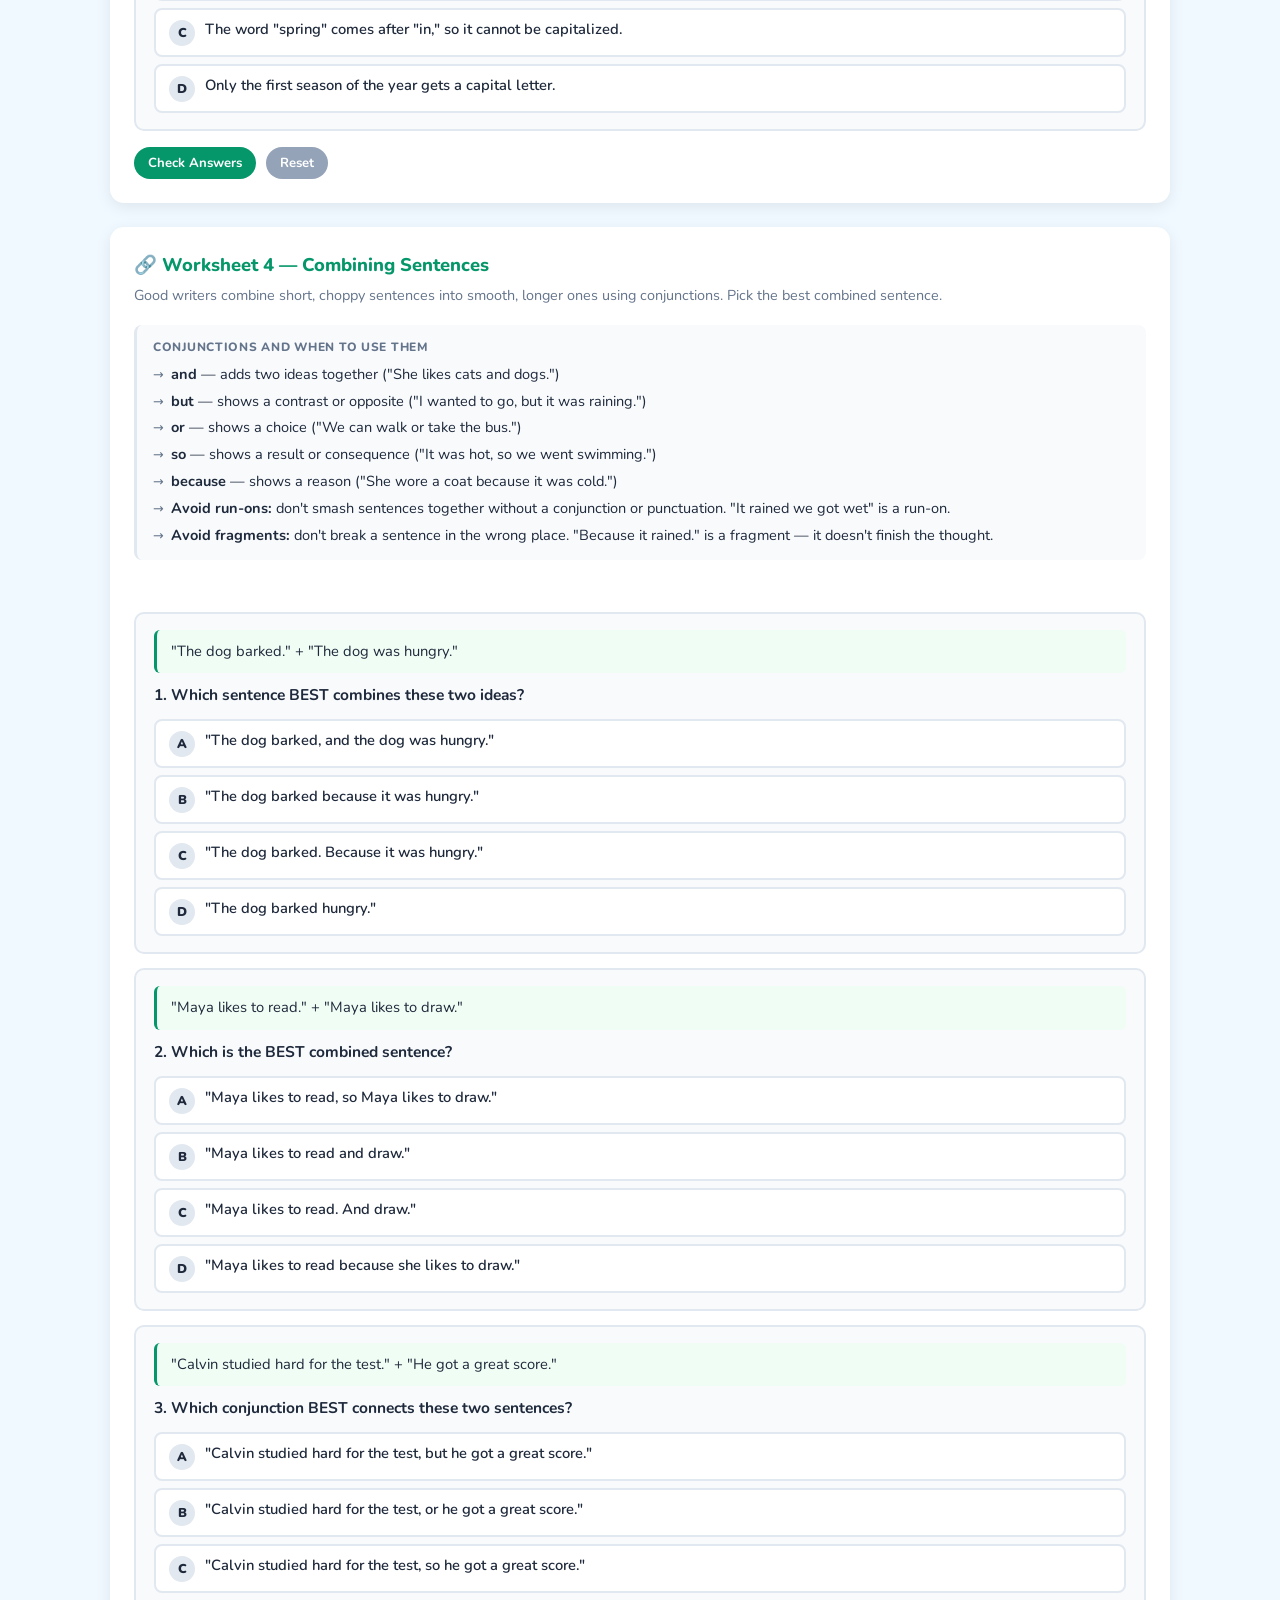
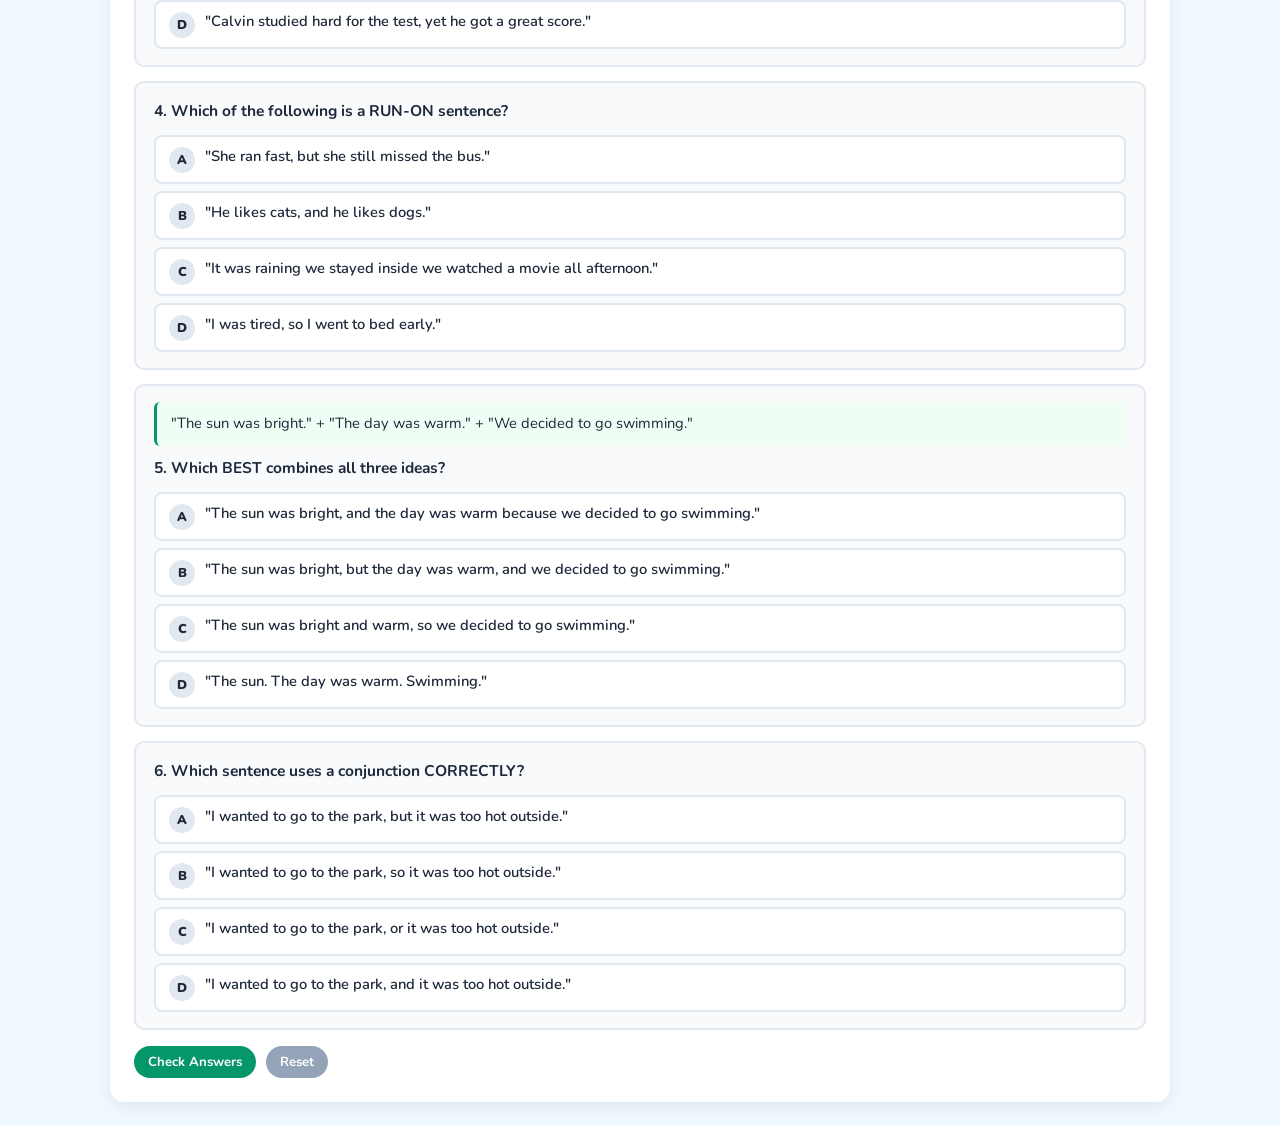
<file: ela-worksheets.html>
<!DOCTYPE html>
<html lang="en">
<head>
  <meta charset="UTF-8" />
  <meta name="viewport" content="width=device-width, initial-scale=1.0" />
  <title>ELA Worksheets — Calvin's Study Site</title>
  <link rel="stylesheet" href="css/style.css" />
  <style>
    .ws-section {
      background: var(--card);
      border-radius: var(--radius);
      box-shadow: var(--shadow);
      padding: 24px;
      margin-bottom: 24px;
    }
    .ws-section h2 { font-size: 1.15rem; font-weight: 800; margin-bottom: 6px; color: var(--ela); }
    .ws-desc { font-size: 0.9rem; color: var(--muted); margin-bottom: 18px; }
    .ws-score { font-size: 0.9rem; font-weight: 700; color: var(--muted); margin-bottom: 14px; min-height: 20px; }
    .ws-score.good { color: var(--green); }
    .ws-row { display: flex; gap: 10px; flex-wrap: wrap; align-items: center; margin-top: 16px; }

    .sci-problem {
      background: #F8FAFC;
      border: 2px solid var(--border);
      border-radius: 10px;
      padding: 16px 18px;
      margin-bottom: 14px;
      transition: border-color 0.2s, background 0.2s;
    }
    .sci-problem.correct { border-color: var(--green); background: #DCFCE7; }
    .sci-problem.wrong   { border-color: var(--red);   background: #FEE2E2; }

    .passage-box {
      font-size: 0.92rem;
      line-height: 1.65;
      background: #EFF6FF;
      border-left: 3px solid var(--ela);
      border-radius: 6px;
      padding: 12px 14px;
      margin-bottom: 14px;
      color: var(--text);
    }
    .passage-label {
      font-size: 0.72rem;
      font-weight: 900;
      text-transform: uppercase;
      letter-spacing: 0.06em;
      color: var(--ela);
      margin-bottom: 6px;
    }
    .sci-q { font-size: 0.97rem; font-weight: 700; line-height: 1.55; margin-bottom: 12px; }

    .sci-options { display: flex; flex-direction: column; gap: 7px; }
    .sci-opt {
      display: flex; align-items: flex-start; gap: 10px;
      padding: 9px 13px; border-radius: 8px;
      border: 2px solid var(--border); background: white;
      font-family: inherit; font-size: 0.92rem; font-weight: 600;
      color: var(--text); cursor: pointer; text-align: left;
      transition: border-color 0.15s, background 0.15s;
    }
    .sci-opt:hover:not(:disabled) { border-color: var(--ela); background: #F0FDF4; }
    .sci-opt.selected { border-color: var(--ela); background: #ECFDF5; color: #065F46; }
    .sci-opt.correct  { border-color: var(--green); background: #DCFCE7; color: #166534; }
    .sci-opt.wrong    { border-color: var(--red);   background: #FEE2E2; color: #991B1B; }
    .sci-opt.reveal   { border-color: var(--green); background: #DCFCE7; color: #166534; }
    .sci-opt:disabled { cursor: default; }

    .opt-letter {
      display: flex; align-items: center; justify-content: center;
      width: 26px; height: 26px; border-radius: 50%;
      background: var(--border); font-weight: 900; font-size: 0.8rem;
      flex-shrink: 0; margin-top: 1px;
      transition: background 0.15s, color 0.15s;
    }
    .sci-opt.selected .opt-letter { background: var(--ela);   color: #fff; }
    .sci-opt.correct  .opt-letter { background: var(--green); color: #fff; }
    .sci-opt.wrong    .opt-letter { background: var(--red);   color: #fff; }
    .sci-opt.reveal   .opt-letter { background: var(--green); color: #fff; }

    .result-note { font-size: 0.84rem; font-weight: 700; margin-top: 10px; display: none; }
    .result-note.show { display: block; }
    .result-note.ok  { color: var(--green); }
    .result-note.err { color: var(--red); }

    .page-actions { display: flex; gap: 12px; align-items: center; flex-wrap: wrap; margin-bottom: 28px; }
    .sentence-pair {
      background: #F0FDF4;
      border-left: 3px solid var(--ela);
      border-radius: 6px;
      padding: 10px 14px;
      font-size: 0.92rem;
      line-height: 1.6;
      margin-bottom: 10px;
    }
  </style>
</head>
<body>

  <header class="site-header">
    <div class="container">
      <a href="index.html" class="site-logo">Calvin's <span>Study Site</span> 📚</a>
      <nav class="nav-links">
        <a href="math.html"           class="nav-link math">🔢 Math</a>
        <a href="ela.html"            class="nav-link ela active">📖 ELA</a>
        <a href="science.html"        class="nav-link sci">🔬 Science</a>
        <a href="social-studies.html" class="nav-link ss">🌍 Social Studies</a>
      </nav>
    </div>
  </header>

  <main class="container">

    <div class="subject-hero">
      <div class="big-icon">📖</div>
      <div>
        <h1 style="color: var(--ela);">ELA Worksheets</h1>
        <p>Reading comprehension, paragraph structure, capitalization rules, and combining sentences</p>
      </div>
    </div>

    <div class="page-actions">
      <button class="btn btn-sm" style="background:var(--ela);color:#fff;" onclick="resetAll()">🔄 Reset All</button>
      <a href="ela.html" class="btn btn-gray btn-sm">← Back to ELA</a>
      <a href="quiz.html?subject=ela&topic=all" class="btn btn-outline btn-sm" style="border-color:var(--ela);color:var(--ela);">Take a Quiz →</a>
    </div>

    <!-- ── WS1: Reading Comprehension ──────────────────────────────────────── -->
    <div class="ws-section">
      <h2>📚 Worksheet 1 — Reading Comprehension</h2>
      <p class="ws-desc">Read each short passage carefully, then answer the question. Use clues in the text to support your answer.</p>
      <div class="study-notes" style="margin-bottom: 18px;">
        <h4>Key Reading Skills</h4>
        <ul>
          <li><strong>Main idea:</strong> what the WHOLE passage is mostly about — one big idea that covers every sentence</li>
          <li><strong>Inference:</strong> a smart guess using text clues + what you already know. The answer isn't stated — you figure it out</li>
          <li><strong>Cause &amp; Effect:</strong> cause = why it happened; effect = what happened. Look for <em>because, so, therefore, as a result</em></li>
          <li><strong>Figurative language:</strong> simile = "like/as" comparison · metaphor = direct comparison · idiom = phrase with a special meaning · alliteration = same starting sounds</li>
          <li><strong>Point of view:</strong> first person uses "I/me/my" · third person uses "he/she/they"</li>
          <li><strong>Genre:</strong> fiction (made-up) · nonfiction (true facts) · fantasy (magic/impossible) · poetry (rhythm/imagery)</li>
        </ul>
      </div>
      <div class="ws-score" id="score1"></div>
      <div id="ws1"></div>
      <div class="ws-row">
        <button class="btn btn-sm" style="background:var(--ela);color:#fff;" onclick="checkWS(1)">Check Answers</button>
        <button class="btn btn-gray btn-sm" onclick="resetWS(1)">Reset</button>
      </div>
    </div>

    <!-- ── WS2: Paragraph Structure ────────────────────────────────────────── -->
    <div class="ws-section">
      <h2>🧱 Worksheet 2 — Paragraph Structure</h2>
      <p class="ws-desc">Every paragraph has three parts. Read each question and pick the best answer.</p>
      <div class="study-notes" style="margin-bottom: 18px;">
        <h4>Paragraph Parts</h4>
        <ul>
          <li><strong>Topic sentence:</strong> the FIRST sentence — states the main idea of the whole paragraph. It's general, not a detail</li>
          <li><strong>Supporting sentences:</strong> the MIDDLE sentences — give facts, details, or examples about the topic sentence. Usually 3–4</li>
          <li><strong>Concluding sentence:</strong> the LAST sentence — wraps up the paragraph by restating the main idea in a new way. Often starts with "In conclusion," "As you can see," or "For these reasons..."</li>
          <li><strong>Stay on topic:</strong> every sentence in a paragraph must connect to the main idea. A sentence that doesn't fit should be removed</li>
        </ul>
      </div>
      <div class="ws-score" id="score2"></div>
      <div id="ws2"></div>
      <div class="ws-row">
        <button class="btn btn-sm" style="background:var(--ela);color:#fff;" onclick="checkWS(2)">Check Answers</button>
        <button class="btn btn-gray btn-sm" onclick="resetWS(2)">Reset</button>
      </div>
    </div>

    <!-- ── WS3: Capitalization Rules ───────────────────────────────────────── -->
    <div class="ws-section">
      <h2>🔠 Worksheet 3 — Capitalization Rules</h2>
      <p class="ws-desc">Pick the correctly capitalized sentence, or identify the capitalization mistake.</p>
      <div class="study-notes" style="margin-bottom: 18px;">
        <h4>Always Capitalize</h4>
        <ul>
          <li><strong>First word</strong> of every sentence</li>
          <li><strong>The word "I"</strong> — always, no matter where it appears</li>
          <li><strong>Proper names:</strong> names of specific people (Calvin, Mrs. Rivera), places (Texas, Paris, Grand Canyon), and organizations</li>
          <li><strong>Days of the week</strong> (Monday, Friday) and <strong>months</strong> (January, July) — but NOT seasons (spring, summer, fall, winter)</li>
          <li><strong>Titles</strong> before names: Mr., Mrs., Dr., President</li>
          <li><strong>Holidays:</strong> Thanksgiving, Christmas, Fourth of July</li>
          <li>Do NOT capitalize general nouns like "park," "river," "school," "teacher" — only capitalize them when they are part of an official name (Yellowstone National Park, Colorado River)</li>
        </ul>
      </div>
      <div class="ws-score" id="score3"></div>
      <div id="ws3"></div>
      <div class="ws-row">
        <button class="btn btn-sm" style="background:var(--ela);color:#fff;" onclick="checkWS(3)">Check Answers</button>
        <button class="btn btn-gray btn-sm" onclick="resetWS(3)">Reset</button>
      </div>
    </div>

    <!-- ── WS4: Combining Sentences ────────────────────────────────────────── -->
    <div class="ws-section">
      <h2>🔗 Worksheet 4 — Combining Sentences</h2>
      <p class="ws-desc">Good writers combine short, choppy sentences into smooth, longer ones using conjunctions. Pick the best combined sentence.</p>
      <div class="study-notes" style="margin-bottom: 18px;">
        <h4>Conjunctions and When to Use Them</h4>
        <ul>
          <li><strong>and</strong> — adds two ideas together ("She likes cats and dogs.")</li>
          <li><strong>but</strong> — shows a contrast or opposite ("I wanted to go, but it was raining.")</li>
          <li><strong>or</strong> — shows a choice ("We can walk or take the bus.")</li>
          <li><strong>so</strong> — shows a result or consequence ("It was hot, so we went swimming.")</li>
          <li><strong>because</strong> — shows a reason ("She wore a coat because it was cold.")</li>
          <li><strong>Avoid run-ons:</strong> don't smash sentences together without a conjunction or punctuation. "It rained we got wet" is a run-on.</li>
          <li><strong>Avoid fragments:</strong> don't break a sentence in the wrong place. "Because it rained." is a fragment — it doesn't finish the thought.</li>
        </ul>
      </div>
      <div class="ws-score" id="score4"></div>
      <div id="ws4"></div>
      <div class="ws-row">
        <button class="btn btn-sm" style="background:var(--ela);color:#fff;" onclick="checkWS(4)">Check Answers</button>
        <button class="btn btn-gray btn-sm" onclick="resetWS(4)">Reset</button>
      </div>
    </div>

  </main>

  <script>
    const LETTERS = ['A', 'B', 'C', 'D'];

    // ── Passage helper ─────────────────────────────────────────────────────────
    function passageHtml(label, text) {
      return `<div class="passage-box"><div class="passage-label">${label}</div>${text}</div>`;
    }

    // ── Question Data ──────────────────────────────────────────────────────────

    const WS1 = [
      {
        passage: passageHtml('Read the passage:', 'The arctic fox changes its fur color with the seasons. In winter, its coat turns bright white to blend in with the snow. In summer, the fur becomes brown or gray to match the rocky ground and plants.'),
        q: 'What is the MAIN IDEA of this passage?',
        options: ['Arctic foxes have white fur in winter.', 'The arctic fox changes fur color to blend in with its surroundings.', 'Animals that live in cold places are white.', 'Brown and gray are common colors in nature.'],
        correct: 1,
        note: 'The main idea covers the whole passage — the fox changes colors to blend in (camouflage). Option A is just one detail, not the whole idea.'
      },
      {
        passage: passageHtml('Read the passage:', 'The storm hit without warning. Rain fell in buckets, and the wind howled like a wolf across the plains. Because the roads flooded, school was cancelled the next day.'),
        q: 'What was the EFFECT of the storm?',
        options: ['The wind blew very fast.', 'The rain fell suddenly.', 'School was cancelled because roads flooded.', 'The storm came without any warning.'],
        correct: 2,
        note: 'The cause is the storm → the effect is school being cancelled. The word "because" in the passage is a clue that points to cause and effect.'
      },
      {
        passage: passageHtml('Read the passage:', 'The storm hit without warning. Rain fell in buckets, and the wind howled like a wolf across the plains.'),
        q: '"The wind howled like a wolf" is an example of which type of figurative language?',
        options: ['Metaphor — it directly says the wind IS a wolf.', 'Alliteration — several words start with the same sound.', 'Idiom — it has a completely different secret meaning.', 'Simile — it compares the wind to a wolf using the word "like."'],
        correct: 3,
        note: 'A simile uses "like" or "as" to compare two things. "The wind howled LIKE a wolf" uses "like," so it is a simile.'
      },
      {
        passage: passageHtml('Read the passage:', 'I woke up early on the first day of school. My heart was beating fast as I grabbed my backpack and headed for the door. "You\'ll do great," my mom said, squeezing my hand.'),
        q: 'What point of view is this passage written in?',
        options: ['Third person — it says "he" and "his."', 'First person — the narrator uses "I" and "my."', 'Second person — the passage talks directly to the reader using "you."', 'Third person omniscient — the narrator knows everyone\'s thoughts.'],
        correct: 1,
        note: 'First person point of view uses words like "I," "me," and "my." The narrator is telling the story from their own perspective.'
      },
      {
        passage: passageHtml('Read the passage:', 'Every day, Sam practiced the piano even when he was tired and didn\'t feel like it. After a whole year of practice, he played a beautiful song at the school concert. His teacher smiled and said, "Hard work always pays off."'),
        q: 'What is the THEME of this story?',
        options: ['Piano is a very difficult instrument to learn.', 'Teachers give important advice to students.', 'Hard work and practice lead to success.', 'School concerts are exciting events.'],
        correct: 2,
        note: 'The theme is the life lesson of the whole story. Sam\'s year of hard practice led to success — the lesson is that hard work pays off.'
      },
      {
        passage: passageHtml('Read the passage:', 'Chapter 1: The dragon spread its enormous wings and soared over the enchanted forest. Princess Aria reached into her satchel and pulled out the ancient magic wand, whispering the spell her grandmother had taught her.'),
        q: 'What GENRE is this passage?',
        options: ['Nonfiction — it describes real events.', 'Realistic fiction — this could really happen.', 'Fantasy fiction — it includes magic and impossible creatures.', 'Poetry — it uses rhyme and rhythm.'],
        correct: 2,
        note: 'Fantasy fiction includes things that cannot happen in real life — dragons, enchanted forests, and magic wands. This is clearly fantasy.'
      },
      {
        passage: passageHtml('Read the passage:', 'Mia came home soaking wet, shivering so hard her teeth chattered. She went straight to her room and pulled on her warmest sweater and two pairs of socks.'),
        q: 'What can you INFER from this passage?',
        options: ['Mia went swimming after school.', 'Mia was extremely cold.', 'Mia does not own an umbrella.', 'Mia\'s room is near the front door.'],
        correct: 1,
        note: 'The passage never says Mia is cold, but the clues — soaking wet, shivering, chattering teeth, warm sweater, two pairs of socks — all point to her being very cold. That is an inference.'
      },
    ];

    const WS2 = [
      {
        q: 'Which sentence would be the BEST topic sentence for a paragraph about dogs?',
        options: ['Some dogs enjoy fetching balls in the park.', 'Dogs make wonderful pets for many different reasons.', 'My neighbor has a dog named Biscuit.', 'Dogs need to be walked at least once a day.'],
        correct: 1,
        note: 'A topic sentence states the main idea of the whole paragraph. Option B is general and covers all the reasons — the others are just details.'
      },
      {
        q: 'A student is writing a paragraph about why rainforests are important. Which sentence does NOT belong?',
        options: ['Rainforests are home to more than half of the world\'s animals.', 'My favorite color is green, just like rainforest leaves.', 'Many medicines we use today were discovered in rainforests.', 'Rainforests produce oxygen that cleans the air we breathe.'],
        correct: 1,
        note: 'A supporting sentence must connect to the topic (why rainforests are important). "My favorite color is green" has nothing to do with the topic — it goes off track.'
      },
      {
        q: 'Which sentence would be the BEST concluding sentence for a paragraph about the benefits of exercise?',
        options: ['Running is one kind of exercise you can do.', 'Jumping jacks and push-ups are also good exercises.', 'Some people exercise in the morning before school.', 'As you can see, exercising regularly keeps your body healthy and strong.'],
        correct: 3,
        note: 'A concluding sentence wraps up the paragraph. Option D restates the main idea (exercise is beneficial) in a new way. The others are details, not conclusions.'
      },
      {
        q: 'A paragraph has these four sentences. Which should come FIRST?\n① "For all these reasons, butterflies are one of nature\'s most fascinating creatures."\n② "The monarch butterfly can migrate more than 2,000 miles."\n③ "Butterflies are fascinating creatures with many amazing abilities."\n④ "Some butterflies can taste with their feet."',
        options: ['Sentence ① — it wraps up the ideas.', 'Sentence ② — it gives an interesting fact.', 'Sentence ③ — it states the main idea.', 'Sentence ④ — it starts with a surprising detail.'],
        correct: 2,
        note: 'Sentence ③ is the topic sentence — it introduces the main idea (butterflies have amazing abilities) without giving specific details yet. Sentence ① is actually the concluding sentence.'
      },
      {
        q: 'Which is the BEST supporting detail for a paragraph with the topic sentence "The water cycle has four main stages"?',
        options: ['Water is very important for all living things.', 'I learned about clouds in science class last year.', 'In the first stage, called evaporation, water turns into water vapor and rises into the air.', 'Rain falls in different amounts in different parts of the world.'],
        correct: 2,
        note: 'A supporting detail must directly explain or give information about the topic sentence. Option C describes one of the four stages, which is exactly what the paragraph promises to explain.'
      },
      {
        q: 'Which of the following is a complete, well-structured paragraph?',
        options: [
          '"The library is quiet. I like books. Reading is fun."',
          '"Oceans cover most of Earth\'s surface. They are very deep in some places. Fish live in the ocean. Also, waves."',
          '"Oceans are one of Earth\'s most important environments. They cover about 71% of Earth\'s surface and are home to millions of species. Oceans also regulate our climate and provide food for people worldwide. Clearly, protecting our oceans is essential for life on Earth."',
          '"Exercise is good. You should exercise. It helps your body. Exercise."'
        ],
        correct: 2,
        note: 'Option C has all three parts: a topic sentence, three supporting details, and a concluding sentence. The others are lists of short, choppy sentences without clear structure.'
      },
    ];

    const WS3 = [
      {
        q: 'Which sentence uses capitalization correctly?',
        options: [
          '"we went to see dr. johnson on tuesday."',
          '"We went to see Dr. Johnson on tuesday."',
          '"We went to see Dr. Johnson on Tuesday."',
          '"We went to see dr. Johnson on Tuesday."'
        ],
        correct: 2,
        note: '"We" is the first word (capitalize). "Dr. Johnson" is a title + proper name (capitalize both). "Tuesday" is a day of the week (capitalize). Option C is the only one that gets all three right.'
      },
      {
        q: 'Which sentence is capitalized correctly?',
        options: [
          '"the eiffel Tower is located in paris, france."',
          '"The Eiffel Tower is located in Paris, France."',
          '"The Eiffel tower is located in paris, France."',
          '"The Eiffel Tower is located in Paris, france."'
        ],
        correct: 1,
        note: '"The" starts the sentence. "Eiffel Tower" is the proper name of a landmark. "Paris" and "France" are proper names of places. All must be capitalized.'
      },
      {
        q: 'Which version of this sentence is capitalized correctly?\n"last summer, we drove to yellowstone national park."',
        options: [
          '"Last summer, we drove to Yellowstone National Park."',
          '"Last Summer, we drove to Yellowstone National Park."',
          '"last summer, we drove to Yellowstone National Park."',
          '"Last summer, We drove to Yellowstone national park."'
        ],
        correct: 0,
        note: '"Last" starts the sentence. "Yellowstone National Park" is the official proper name of a place. "summer" and "we" are not capitalized because "summer" is a season (not capitalized) and "we" does not start the sentence.'
      },
      {
        q: 'Which sentence has a capitalization ERROR?',
        options: [
          '"We celebrate Thanksgiving in November."',
          '"My teacher\'s name is Mrs. Rivera."',
          '"The dog ran through the Park near our house."',
          '"I visited the Grand Canyon last summer."'
        ],
        correct: 2,
        note: '"Park" in this sentence is a common noun — it is not part of an official name like "Central Park." Common nouns like park, river, school, and city are NOT capitalized unless they are part of a proper name.'
      },
      {
        q: 'Calvin writes: "my dog max and i went for a walk on friday morning." Which words need capital letters?',
        options: [
          '"my," "max," "i," and "friday"',
          '"my," "dog," "max," "i," and "friday"',
          '"my," "max," and "friday" only',
          '"My," "Max," "I," "Friday," and "morning"'
        ],
        correct: 0,
        note: '"my" starts the sentence. "Max" is a proper name (the dog\'s name). "i" is always capitalized when it refers to yourself. "friday" is a day of the week. "morning" is a common noun — no capital needed.'
      },
      {
        q: 'Which rule explains why "spring" is NOT capitalized in the sentence "I love going to the park in spring"?',
        options: [
          'Spring is not important enough to capitalize.',
          'Seasons (spring, summer, fall, winter) are not proper nouns and are not capitalized.',
          'The word "spring" comes after "in," so it cannot be capitalized.',
          'Only the first season of the year gets a capital letter.'
        ],
        correct: 1,
        note: 'Seasons are common nouns, not proper nouns. We capitalize days (Monday), months (January), and holidays (Thanksgiving) — but NOT seasons.'
      },
    ];

    const WS4 = [
      {
        setup: '"The dog barked." + "The dog was hungry."',
        q: 'Which sentence BEST combines these two ideas?',
        options: [
          '"The dog barked, and the dog was hungry."',
          '"The dog barked because it was hungry."',
          '"The dog barked. Because it was hungry."',
          '"The dog barked hungry."'
        ],
        correct: 1,
        note: 'Option B uses "because" to explain the reason for the barking, which is more natural and informative. Option C creates a fragment ("Because it was hungry" cannot stand alone).'
      },
      {
        setup: '"Maya likes to read." + "Maya likes to draw."',
        q: 'Which is the BEST combined sentence?',
        options: [
          '"Maya likes to read, so Maya likes to draw."',
          '"Maya likes to read and draw."',
          '"Maya likes to read. And draw."',
          '"Maya likes to read because she likes to draw."'
        ],
        correct: 1,
        note: 'Option B removes the repeated "Maya likes to" and combines the two activities naturally. "And draw" alone (option C) is a fragment.'
      },
      {
        setup: '"Calvin studied hard for the test." + "He got a great score."',
        q: 'Which conjunction BEST connects these two sentences?',
        options: [
          '"Calvin studied hard for the test, but he got a great score."',
          '"Calvin studied hard for the test, or he got a great score."',
          '"Calvin studied hard for the test, so he got a great score."',
          '"Calvin studied hard for the test, yet he got a great score."'
        ],
        correct: 2,
        note: '"So" shows that one thing caused another — studying led to a great score. "But" and "yet" show contrast, which doesn\'t make sense here. "Or" shows a choice, which also doesn\'t fit.'
      },
      {
        q: 'Which of the following is a RUN-ON sentence?',
        options: [
          '"She ran fast, but she still missed the bus."',
          '"He likes cats, and he likes dogs."',
          '"It was raining we stayed inside we watched a movie all afternoon."',
          '"I was tired, so I went to bed early."'
        ],
        correct: 2,
        note: 'A run-on sentence smashes two or more complete thoughts together without proper conjunctions or punctuation. Option C has three thoughts pushed together with no conjunctions or commas — it is a run-on.'
      },
      {
        setup: '"The sun was bright." + "The day was warm." + "We decided to go swimming."',
        q: 'Which BEST combines all three ideas?',
        options: [
          '"The sun was bright, and the day was warm because we decided to go swimming."',
          '"The sun was bright, but the day was warm, and we decided to go swimming."',
          '"The sun was bright and warm, so we decided to go swimming."',
          '"The sun. The day was warm. Swimming."'
        ],
        correct: 2,
        note: 'Option C combines the two weather observations ("bright and warm") and then uses "so" to show the result (going swimming). It\'s smooth and logically connected.'
      },
      {
        q: 'Which sentence uses a conjunction CORRECTLY?',
        options: [
          '"I wanted to go to the park, but it was too hot outside."',
          '"I wanted to go to the park, so it was too hot outside."',
          '"I wanted to go to the park, or it was too hot outside."',
          '"I wanted to go to the park, and it was too hot outside."'
        ],
        correct: 0,
        note: '"But" shows contrast — Calvin wanted to go, but couldn\'t because of the heat. "So" would mean the heat was a result of going to the park (backwards). "Or" shows a choice. "And" just adds ideas without showing any contrast.'
      },
    ];

    // ── Render & Check (same engine as science-worksheets) ────────────────────
    function renderWS(wsNum, data, containerEl) {
      containerEl.innerHTML = data.map((item, qi) => {
        const passage = item.passage || '';
        const setup   = item.setup ? `<div class="sentence-pair">${item.setup}</div>` : '';
        const opts = item.options.map((o, oi) => `
          <button class="sci-opt" id="ws${wsNum}q${qi}o${oi}"
            onclick="selectOption(${wsNum},${qi},${oi},${item.options.length})">
            <span class="opt-letter">${LETTERS[oi]}</span>
            <span>${o}</span>
          </button>`).join('');
        return `
          <div class="sci-problem" id="ws${wsNum}p${qi}">
            ${passage}${setup}
            <div class="sci-q">${qi + 1}. ${item.q}</div>
            <div class="sci-options">${opts}</div>
            <div class="result-note" id="ws${wsNum}n${qi}"></div>
          </div>`;
      }).join('');
    }

    function selectOption(wsNum, qi, oi, total) {
      for (let i = 0; i < total; i++) {
        const btn = document.getElementById(`ws${wsNum}q${qi}o${i}`);
        if (btn && !btn.disabled) btn.classList.remove('selected');
      }
      const chosen = document.getElementById(`ws${wsNum}q${qi}o${oi}`);
      if (chosen && !chosen.disabled) chosen.classList.add('selected');
    }

    function checkWS(wsNum) {
      const datasets = { 1: WS1, 2: WS2, 3: WS3, 4: WS4 };
      const data = datasets[wsNum];
      let correct = 0;
      data.forEach((item, qi) => {
        const card = document.getElementById(`ws${wsNum}p${qi}`);
        const note = document.getElementById(`ws${wsNum}n${qi}`);
        let selected = -1;
        for (let oi = 0; oi < item.options.length; oi++) {
          const btn = document.getElementById(`ws${wsNum}q${qi}o${oi}`);
          if (!btn) continue;
          btn.disabled = true;
          if (btn.classList.contains('selected')) selected = oi;
        }
        card.classList.remove('correct', 'wrong');
        note.className = 'result-note';
        const correctBtn = document.getElementById(`ws${wsNum}q${qi}o${item.correct}`);
        if (selected === -1) {
          if (correctBtn) correctBtn.classList.add('reveal');
          note.textContent = `No answer selected. The answer is ${LETTERS[item.correct]}.`;
          note.classList.add('show', 'err');
          return;
        }
        if (selected === item.correct) {
          card.classList.add('correct');
          document.getElementById(`ws${wsNum}q${qi}o${selected}`).classList.replace('selected', 'correct');
          note.textContent = `✓ Correct! ${item.note}`;
          note.classList.add('show', 'ok');
          correct++;
        } else {
          card.classList.add('wrong');
          document.getElementById(`ws${wsNum}q${qi}o${selected}`).classList.replace('selected', 'wrong');
          if (correctBtn) correctBtn.classList.add('reveal');
          note.textContent = `✗ The correct answer is ${LETTERS[item.correct]}. ${item.note}`;
          note.classList.add('show', 'err');
        }
      });
      const scoreEl = document.getElementById(`score${wsNum}`);
      const pct = Math.round(100 * correct / data.length);
      scoreEl.textContent = `${correct} / ${data.length} correct (${pct}%)`;
      scoreEl.className = 'ws-score' + (pct >= 80 ? ' good' : '');
    }

    function resetWS(wsNum) {
      const datasets   = { 1: WS1, 2: WS2, 3: WS3, 4: WS4 };
      const containers = { 1: 'ws1', 2: 'ws2', 3: 'ws3', 4: 'ws4' };
      document.getElementById(`score${wsNum}`).textContent = '';
      renderWS(wsNum, datasets[wsNum], document.getElementById(containers[wsNum]));
    }

    function resetAll() { [1,2,3,4].forEach(resetWS); }

    renderWS(1, WS1, document.getElementById('ws1'));
    renderWS(2, WS2, document.getElementById('ws2'));
    renderWS(3, WS3, document.getElementById('ws3'));
    renderWS(4, WS4, document.getElementById('ws4'));
  </script>

</body>
</html>
</file>
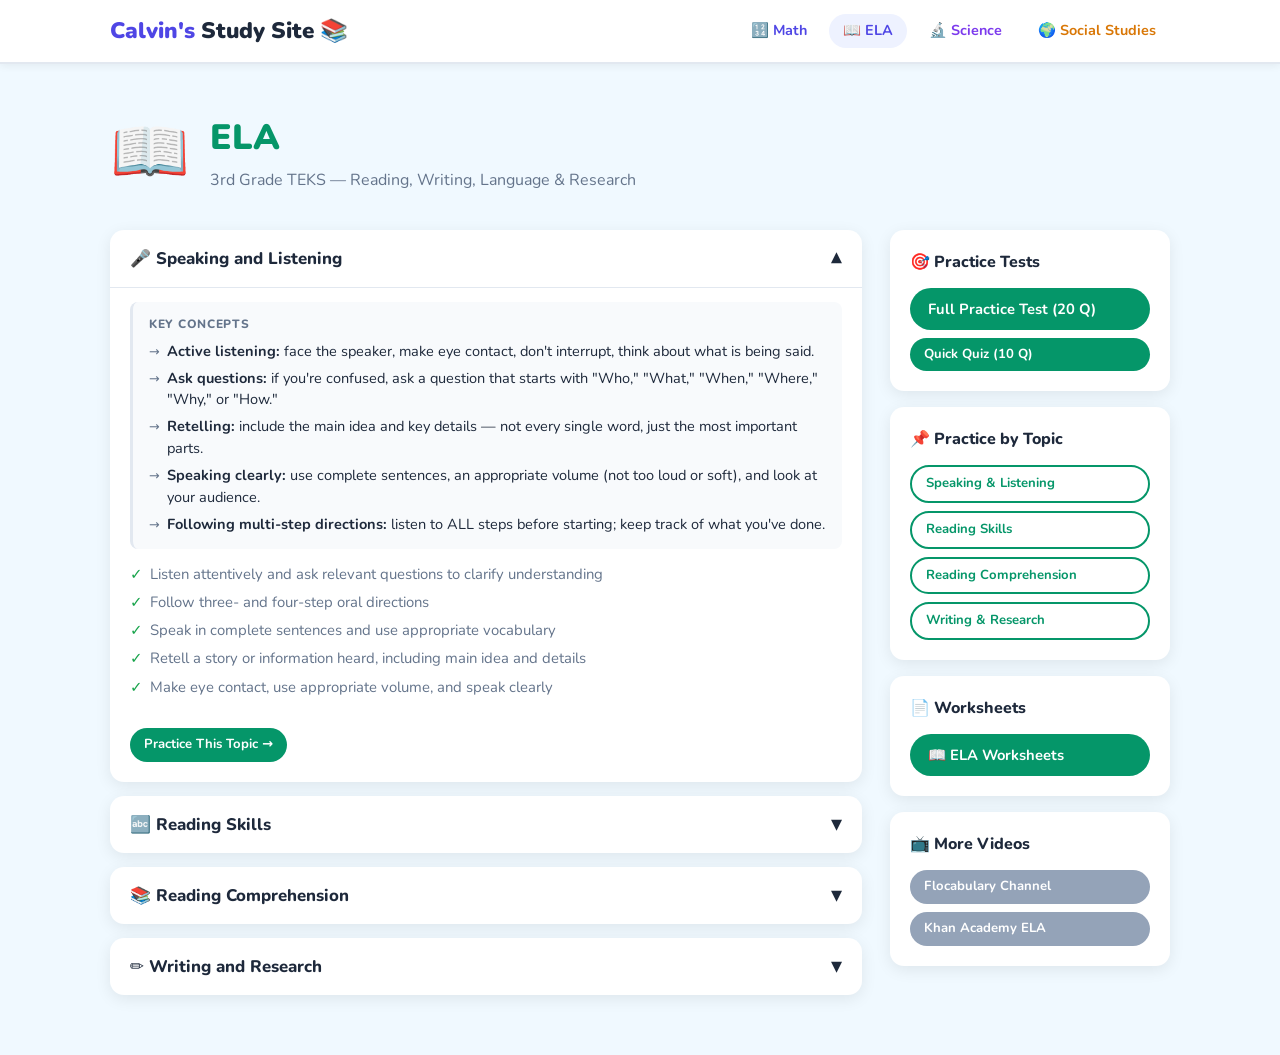
<file: ela.html>
<!DOCTYPE html>
<html lang="en">
<head>
  <meta charset="UTF-8" />
  <meta name="viewport" content="width=device-width, initial-scale=1.0" />
  <title>ELA — Calvin's Study Site</title>
  <link rel="stylesheet" href="css/style.css" />
</head>
<body>

  <header class="site-header">
    <div class="container">
      <a href="index.html" class="site-logo">Calvin's <span>Study Site</span> 📚</a>
      <nav class="nav-links">
        <a href="math.html"           class="nav-link math">🔢 Math</a>
        <a href="ela.html"            class="nav-link ela active">📖 ELA</a>
        <a href="science.html"        class="nav-link sci">🔬 Science</a>
        <a href="social-studies.html" class="nav-link ss">🌍 Social Studies</a>
      </nav>
    </div>
  </header>

  <main class="container">

    <div class="subject-hero">
      <div class="big-icon">📖</div>
      <div>
        <h1 style="color: var(--ela);">ELA</h1>
        <p>3rd Grade TEKS — Reading, Writing, Language &amp; Research</p>
      </div>
    </div>

    <div class="subject-layout">

      <div class="topic-list">

        <!-- Speaking and Listening -->
        <div class="topic-card open">
          <div class="topic-header" onclick="toggleTopic(this)">
            <span>🎤 Speaking and Listening</span>
            <span class="chevron">▼</span>
          </div>
          <div class="topic-body">

            <div class="study-notes">
              <h4>Key Concepts</h4>
              <ul>
                <li><strong>Active listening:</strong> face the speaker, make eye contact, don't interrupt, think about what is being said.</li>
                <li><strong>Ask questions:</strong> if you're confused, ask a question that starts with "Who," "What," "When," "Where," "Why," or "How."</li>
                <li><strong>Retelling:</strong> include the main idea and key details — not every single word, just the most important parts.</li>
                <li><strong>Speaking clearly:</strong> use complete sentences, an appropriate volume (not too loud or soft), and look at your audience.</li>
                <li><strong>Following multi-step directions:</strong> listen to ALL steps before starting; keep track of what you've done.</li>
              </ul>
            </div>

            <ul class="topic-skills">
              <li>Listen attentively and ask relevant questions to clarify understanding</li>
              <li>Follow three- and four-step oral directions</li>
              <li>Speak in complete sentences and use appropriate vocabulary</li>
              <li>Retell a story or information heard, including main idea and details</li>
              <li>Make eye contact, use appropriate volume, and speak clearly</li>
            </ul>
            <a href="quiz.html?subject=ela&topic=Speaking+and+Listening" class="btn btn-ela btn-sm topic-quiz-btn">Practice This Topic →</a>
          </div>
        </div>

        <!-- Reading Skills -->
        <div class="topic-card">
          <div class="topic-header" onclick="toggleTopic(this)">
            <span>🔤 Reading Skills</span>
            <span class="chevron">▼</span>
          </div>
          <div class="topic-body">

            <div class="study-notes">
              <h4>Key Concepts</h4>
              <ul>
                <li><strong>Prefixes (added to the beginning of a word):</strong>
                  <em>un-</em> = not (unhappy = not happy) ·
                  <em>re-</em> = again (redo = do again) ·
                  <em>pre-</em> = before (preview = see before) ·
                  <em>mis-</em> = wrong (misspell = spell wrong) ·
                  <em>dis-</em> = not/opposite (disagree = not agree)
                </li>
                <li><strong>Suffixes (added to the end of a word):</strong>
                  <em>-ful</em> = full of (joyful) ·
                  <em>-less</em> = without (hopeless) ·
                  <em>-ness</em> = state of being (kindness) ·
                  <em>-tion/-sion</em> = act or state (attention, revision)
                </li>
                <li><strong>Context clues:</strong> use the words and sentences around an unknown word to guess its meaning. "The exhausted runner collapsed after the race." → exhausted = very tired.</li>
                <li><strong>Syllables:</strong> every syllable has exactly one vowel sound. Clap the syllables! <em>re-mem-ber</em> = 3 syllables.</li>
                <li><strong>Alphabetical order:</strong> if first letters match, compare second letters. If second letters match, compare third letters. <em>brave, bridge, bright</em> → b-r-a, b-r-i, b-r-i then g vs. g → use 4th letter.</li>
              </ul>
            </div>

            <div class="video-section">
              <h4>Watch &amp; Learn</h4>
              <div class="video-grid">
                <div class="video-item">
                  <div class="video-wrap">
                    <iframe src="https://www.youtube.com/embed/H2Z4p0au1yk?si=iqmUrRaMfGdQHX1P" loading="lazy"
                      allow="accelerometer; autoplay; clipboard-write; encrypted-media; gyroscope; picture-in-picture" allowfullscreen></iframe>
                  </div>
                  <div class="video-label">Flocabulary — Prefixes &amp; Suffixes Rap</div>
                </div>
                <div class="video-item">
                  <div class="video-wrap">
                    <iframe src="https://www.youtube.com/embed/jX5VVlU2hVQ?si=UMlcU-Xhf_zsrrIt" loading="lazy"
                      allow="accelerometer; autoplay; clipboard-write; encrypted-media; gyroscope; picture-in-picture" allowfullscreen></iframe>
                  </div>
                  <div class="video-label">Prefixes &amp; Suffixes — Fun Explanation</div>
                </div>
              </div>
            </div>

            <ul class="topic-skills">
              <li>Identify and use prefixes (un-, re-, pre-, mis-, dis-) and suffixes (-ful, -less, -ness, -tion)</li>
              <li>Use context clues to determine word meanings</li>
              <li>Identify synonyms, antonyms, and multiple-meaning words</li>
              <li>Decode multisyllabic words; identify syllable patterns</li>
              <li>Use alphabetical order to the third letter</li>
              <li>Identify long and short vowel sounds and vowel patterns</li>
            </ul>
            <div class="resource-links">
              <a href="https://www.khanacademy.org/ela/cc-3rd-grade-reading" class="resource-link" target="_blank">📘 Khan Academy — 3rd Grade ELA</a>
              <a href="https://www.youtube.com/@flocabulary" class="resource-link" target="_blank">▶ Flocabulary on YouTube</a>
            </div>
            <a href="quiz.html?subject=ela&topic=Reading+Skills" class="btn btn-ela btn-sm topic-quiz-btn">Practice This Topic →</a>
          </div>
        </div>

        <!-- Reading Comprehension -->
        <div class="topic-card">
          <div class="topic-header" onclick="toggleTopic(this)">
            <span>📚 Reading Comprehension</span>
            <span class="chevron">▼</span>
          </div>
          <div class="topic-body">

            <div class="study-notes">
              <h4>Key Concepts</h4>
              <ul>
                <li><strong>Main idea:</strong> what the WHOLE passage is mostly about — usually in the first or last sentence of a paragraph. Supporting details give more information about the main idea.</li>
                <li><strong>Inference:</strong> a conclusion you make using text clues + what you already know. "She shivered and grabbed her coat." → you infer she is cold, even if the passage doesn't say it.</li>
                <li><strong>Cause and effect:</strong> the <em>cause</em> is WHY something happened; the <em>effect</em> is WHAT happened. Look for clue words: <em>because, so, therefore, as a result.</em></li>
                <li><strong>Theme:</strong> the life lesson or message the author wants you to learn. Example themes: honesty matters; hard work pays off; kindness is important.</li>
                <li><strong>Point of view:</strong> First person uses "I/me/my/we." Third person uses "he/she/they." Third person limited vs. third person omniscient (all-knowing).</li>
                <li><strong>Figurative language:</strong>
                  <em>Simile:</em> comparison using <em>like</em> or <em>as</em> (fast as lightning) ·
                  <em>Metaphor:</em> direct comparison (he is a lion) ·
                  <em>Alliteration:</em> same starting sound (silly, slippery snakes) ·
                  <em>Idiom:</em> phrase with a different meaning (it's raining cats and dogs = raining very hard)
                </li>
                <li><strong>Genre:</strong> Fiction (made-up stories), Nonfiction (true facts), Poetry (uses rhythm and imagery), Drama/Play (characters + dialogue + stage directions).</li>
              </ul>
            </div>

            <div class="video-section">
              <h4>Watch &amp; Learn</h4>
              <div class="video-grid">
                <div class="video-item">
                  <div class="video-wrap">
                    <iframe src="https://www.youtube.com/embed/VOrcxEUw9WE" loading="lazy"
                      allow="accelerometer; autoplay; clipboard-write; encrypted-media; gyroscope; picture-in-picture" allowfullscreen></iframe>
                  </div>
                  <div class="video-label">Figurative Language Explained</div>
                </div>
                <div class="video-item">
                  <div class="video-wrap">
                    <iframe src="https://www.youtube.com/embed/uoSBVNUO2LU" loading="lazy"
                      allow="accelerometer; autoplay; clipboard-write; encrypted-media; gyroscope; picture-in-picture" allowfullscreen></iframe>
                  </div>
                  <div class="video-label">Similes and Metaphors</div>
                </div>
              </div>
            </div>

            <ul class="topic-skills">
              <li>Identify the main idea and supporting details in a text</li>
              <li>Make inferences using text evidence and prior knowledge</li>
              <li>Identify cause and effect relationships</li>
              <li>Compare and contrast within and across texts</li>
              <li>Identify the theme or moral of a story</li>
              <li>Identify point of view (first person, third person)</li>
              <li>Recognize literary elements: plot, character, setting, conflict, resolution</li>
              <li>Identify figurative language: simile, metaphor, alliteration, idiom</li>
              <li>Distinguish fiction, nonfiction, poetry, and drama</li>
            </ul>
            <div class="resource-links">
              <a href="https://www.khanacademy.org/ela/cc-3rd-grade-reading/cc-3rd-reading-informational-text" class="resource-link" target="_blank">📘 Khan Academy — Informational Text</a>
              <a href="https://www.youtube.com/@ReadingRainbow" class="resource-link" target="_blank">▶ Reading Rainbow on YouTube</a>
            </div>
            <a href="quiz.html?subject=ela&topic=Reading+Comprehension" class="btn btn-ela btn-sm topic-quiz-btn">Practice This Topic →</a>
          </div>
        </div>

        <!-- Writing and Research -->
        <div class="topic-card">
          <div class="topic-header" onclick="toggleTopic(this)">
            <span>✏️ Writing and Research</span>
            <span class="chevron">▼</span>
          </div>
          <div class="topic-body">

            <div class="study-notes">
              <h4>Key Concepts</h4>
              <ul>
                <li><strong>Paragraph structure:</strong> Topic sentence (states the main idea) → Supporting sentences (3–4 details) → Concluding sentence (wraps it up, restates main idea differently).</li>
                <li><strong>Writing process:</strong> 1. <em>Prewrite</em> (brainstorm &amp; plan) → 2. <em>Draft</em> (write it out) → 3. <em>Revise</em> (improve ideas) → 4. <em>Edit</em> (fix grammar/spelling) → 5. <em>Publish</em> (share final copy).</li>
                <li><strong>Capitalization rules:</strong> Always capitalize: the first word of a sentence · proper names (Calvin, Texas) · the word "I" · titles (Mr., Mrs., Dr.) · days and months.</li>
                <li><strong>Combining sentences:</strong> Use conjunctions to join ideas. And, but, or, so, because, while. "She ran. She was tired." → "She ran, but she was tired."</li>
                <li><strong>Primary source:</strong> created by someone who was there (diary, letter, photograph, speech). Secondary source: written about an event by someone who wasn't there (textbook, encyclopedia, documentary).</li>
                <li><strong>Plagiarism:</strong> using someone else's words or ideas without giving them credit. Always put information in your OWN words when taking notes.</li>
              </ul>
            </div>

            <ul class="topic-skills">
              <li>Write complete sentences with correct capitalization and punctuation</li>
              <li>Combine short sentences into longer ones using conjunctions</li>
              <li>Identify and correct run-on sentences and sentence fragments</li>
              <li>Write personal narratives, expository, and persuasive texts</li>
              <li>Use the writing process: prewrite, draft, revise, edit, publish</li>
              <li>Write a topic sentence and supporting details in a paragraph</li>
              <li>Use primary and secondary sources for research</li>
              <li>Create a research plan and take notes from sources</li>
              <li>Avoid plagiarism — use your own words</li>
            </ul>
            <div class="resource-links">
              <a href="https://www.khanacademy.org/ela/cc-3rd-grade-reading/cc-3rd-reading-informational-text" class="resource-link" target="_blank">📘 Khan Academy — 3rd Grade Writing</a>
            </div>
            <a href="quiz.html?subject=ela&topic=Writing+and+Research" class="btn btn-ela btn-sm topic-quiz-btn">Practice This Topic →</a>
          </div>
        </div>

      </div><!-- /.topic-list -->

      <!-- Sidebar -->
      <aside class="sidebar">
        <div class="sidebar-card">
          <h3>🎯 Practice Tests</h3>
          <div class="sidebar-btn-list">
            <a href="quiz.html?subject=ela&topic=all&count=20" class="btn btn-ela">Full Practice Test (20 Q)</a>
            <a href="quiz.html?subject=ela&topic=all&count=10" class="btn btn-ela btn-sm">Quick Quiz (10 Q)</a>
          </div>
        </div>
        <div class="sidebar-card">
          <h3>📌 Practice by Topic</h3>
          <div class="sidebar-btn-list">
            <a href="quiz.html?subject=ela&topic=Speaking+and+Listening"  class="btn btn-outline btn-sm" style="border-color:var(--ela);color:var(--ela);">Speaking &amp; Listening</a>
            <a href="quiz.html?subject=ela&topic=Reading+Skills"          class="btn btn-outline btn-sm" style="border-color:var(--ela);color:var(--ela);">Reading Skills</a>
            <a href="quiz.html?subject=ela&topic=Reading+Comprehension"   class="btn btn-outline btn-sm" style="border-color:var(--ela);color:var(--ela);">Reading Comprehension</a>
            <a href="quiz.html?subject=ela&topic=Writing+and+Research"    class="btn btn-outline btn-sm" style="border-color:var(--ela);color:var(--ela);">Writing &amp; Research</a>
          </div>
        </div>
        <div class="sidebar-card">
          <h3>📄 Worksheets</h3>
          <div class="sidebar-btn-list">
            <a href="ela-worksheets.html" class="btn btn-ela">📖 ELA Worksheets</a>
          </div>
        </div>
        <div class="sidebar-card">
          <h3>📺 More Videos</h3>
          <div class="sidebar-btn-list">
            <a href="https://www.youtube.com/@flocabulary" class="btn btn-gray btn-sm" target="_blank">Flocabulary Channel</a>
            <a href="https://www.khanacademy.org/ela/cc-3rd-grade-reading" class="btn btn-gray btn-sm" target="_blank">Khan Academy ELA</a>
          </div>
        </div>
      </aside>

    </div>
  </main>

  <script>
    function toggleTopic(header) {
      const card = header.closest(".topic-card");
      card.classList.toggle("open");
    }
  </script>

</body>
</html>
</file>
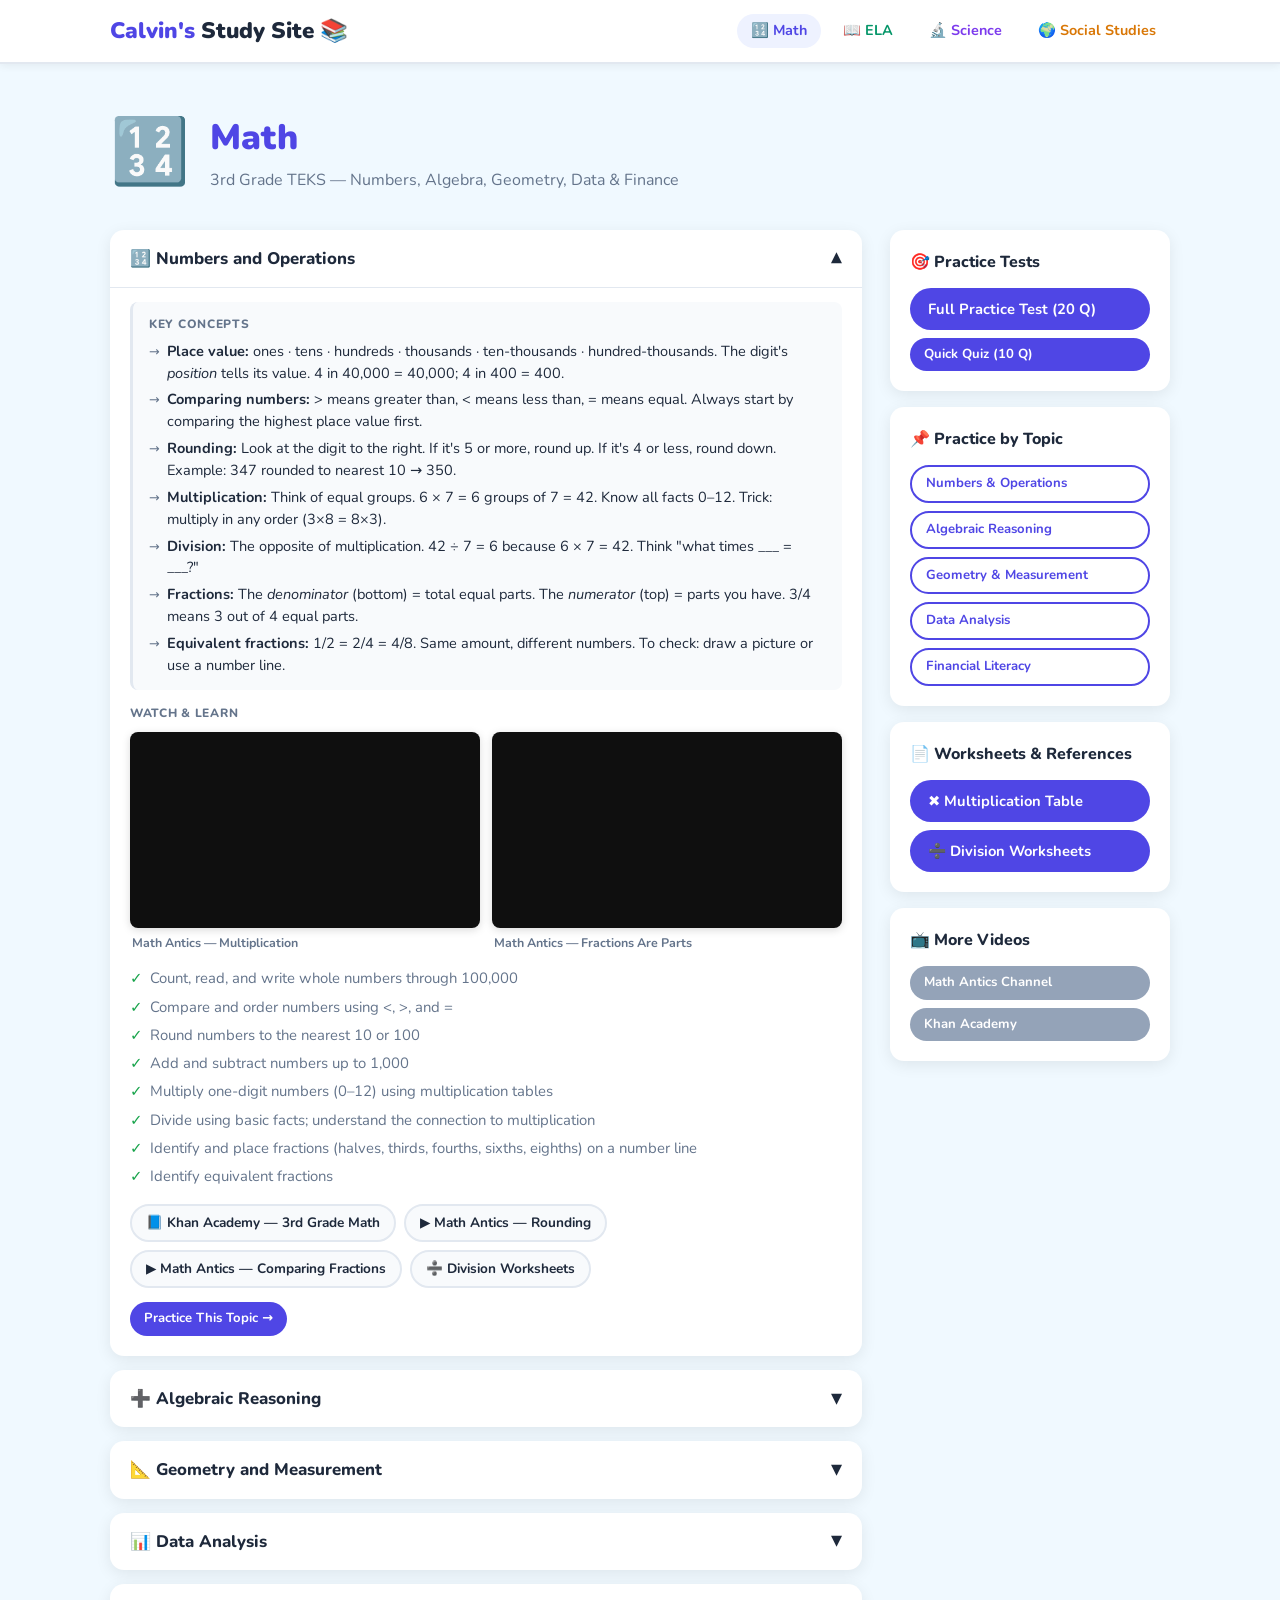
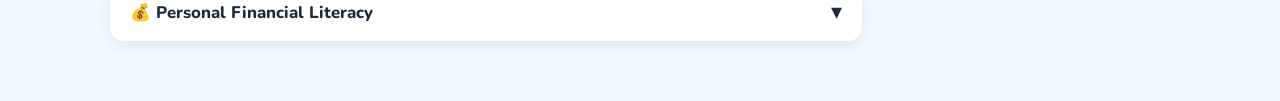
<file: math.html>
<!DOCTYPE html>
<html lang="en">
<head>
  <meta charset="UTF-8" />
  <meta name="viewport" content="width=device-width, initial-scale=1.0" />
  <title>Math — Calvin's Study Site</title>
  <link rel="stylesheet" href="css/style.css" />
</head>
<body>

  <header class="site-header">
    <div class="container">
      <a href="index.html" class="site-logo">Calvin's <span>Study Site</span> 📚</a>
      <nav class="nav-links">
        <a href="math.html"           class="nav-link math active">🔢 Math</a>
        <a href="ela.html"            class="nav-link ela">📖 ELA</a>
        <a href="science.html"        class="nav-link sci">🔬 Science</a>
        <a href="social-studies.html" class="nav-link ss">🌍 Social Studies</a>
      </nav>
    </div>
  </header>

  <main class="container">

    <div class="subject-hero">
      <div class="big-icon">🔢</div>
      <div>
        <h1 style="color: var(--math);">Math</h1>
        <p>3rd Grade TEKS — Numbers, Algebra, Geometry, Data &amp; Finance</p>
      </div>
    </div>

    <div class="subject-layout">

      <div class="topic-list">

        <!-- Numbers and Operations -->
        <div class="topic-card open">
          <div class="topic-header" onclick="toggleTopic(this)">
            <span>🔢 Numbers and Operations</span>
            <span class="chevron">▼</span>
          </div>
          <div class="topic-body">

            <div class="study-notes">
              <h4>Key Concepts</h4>
              <ul>
                <li><strong>Place value:</strong> ones · tens · hundreds · thousands · ten-thousands · hundred-thousands. The digit's <em>position</em> tells its value. 4 in 40,000 = 40,000; 4 in 400 = 400.</li>
                <li><strong>Comparing numbers:</strong> &gt; means greater than, &lt; means less than, = means equal. Always start by comparing the highest place value first.</li>
                <li><strong>Rounding:</strong> Look at the digit to the right. If it's 5 or more, round up. If it's 4 or less, round down. Example: 347 rounded to nearest 10 → 350.</li>
                <li><strong>Multiplication:</strong> Think of equal groups. 6 × 7 = 6 groups of 7 = 42. Know all facts 0–12. Trick: multiply in any order (3×8 = 8×3).</li>
                <li><strong>Division:</strong> The opposite of multiplication. 42 ÷ 7 = 6 because 6 × 7 = 42. Think "what times ___ = ___?"</li>
                <li><strong>Fractions:</strong> The <em>denominator</em> (bottom) = total equal parts. The <em>numerator</em> (top) = parts you have. 3/4 means 3 out of 4 equal parts.</li>
                <li><strong>Equivalent fractions:</strong> 1/2 = 2/4 = 4/8. Same amount, different numbers. To check: draw a picture or use a number line.</li>
              </ul>
            </div>

            <div class="video-section">
              <h4>Watch &amp; Learn</h4>
              <div class="video-grid">
                <div class="video-item">
                  <div class="video-wrap">
                    <iframe src="https://www.youtube.com/embed/RVYwunbpMHA" loading="lazy"
                      allow="accelerometer; autoplay; clipboard-write; encrypted-media; gyroscope; picture-in-picture" allowfullscreen></iframe>
                  </div>
                  <div class="video-label">Math Antics — Multiplication</div>
                </div>
                <div class="video-item">
                  <div class="video-wrap">
                    <iframe src="https://www.youtube.com/embed/CA9XLJpQp3c" loading="lazy"
                      allow="accelerometer; autoplay; clipboard-write; encrypted-media; gyroscope; picture-in-picture" allowfullscreen></iframe>
                  </div>
                  <div class="video-label">Math Antics — Fractions Are Parts</div>
                </div>
              </div>
            </div>

            <ul class="topic-skills">
              <li>Count, read, and write whole numbers through 100,000</li>
              <li>Compare and order numbers using &lt;, &gt;, and =</li>
              <li>Round numbers to the nearest 10 or 100</li>
              <li>Add and subtract numbers up to 1,000</li>
              <li>Multiply one-digit numbers (0–12) using multiplication tables</li>
              <li>Divide using basic facts; understand the connection to multiplication</li>
              <li>Identify and place fractions (halves, thirds, fourths, sixths, eighths) on a number line</li>
              <li>Identify equivalent fractions</li>
            </ul>
            <div class="resource-links">
              <a href="https://www.khanacademy.org/math/cc-third-grade-math" class="resource-link" target="_blank">📘 Khan Academy — 3rd Grade Math</a>
              <a href="https://www.youtube.com/watch?v=fd-E18EqSVk" class="resource-link" target="_blank">▶ Math Antics — Rounding</a>
              <a href="https://www.youtube.com/watch?v=KNdUJQ_qd4U" class="resource-link" target="_blank">▶ Math Antics — Comparing Fractions</a>
              <a href="division.html" class="resource-link">➗ Division Worksheets</a>
            </div>
            <a href="quiz.html?subject=math&topic=Numbers+and+Operations" class="btn btn-math btn-sm topic-quiz-btn">Practice This Topic →</a>
          </div>
        </div>

        <!-- Algebraic Reasoning -->
        <div class="topic-card">
          <div class="topic-header" onclick="toggleTopic(this)">
            <span>➕ Algebraic Reasoning</span>
            <span class="chevron">▼</span>
          </div>
          <div class="topic-body">

            <div class="study-notes">
              <h4>Key Concepts</h4>
              <ul>
                <li><strong>Number patterns:</strong> Find the rule! Example: 3, 6, 9, 12 → rule is +3 (counting by 3s). 5, 10, 15 → rule is +5.</li>
                <li><strong>Input/output tables:</strong> Apply the rule to find missing values. If rule is ×4: input 3 → output 12; input 7 → output 28.</li>
                <li><strong>Equations with unknowns:</strong> 6 × ___ = 42. Ask: what number × 6 = 42? Answer: 7.</li>
                <li><strong>Properties of multiplication:</strong>
                  <em>Commutative:</em> 4×7 = 7×4.
                  <em>Associative:</em> (2×3)×4 = 2×(3×4).
                  <em>Distributive:</em> 6×7 = 6×(5+2) = 30+12 = 42.
                </li>
              </ul>
            </div>

            <ul class="topic-skills">
              <li>Identify patterns in number sequences and skip counting (2s, 5s, 10s, 100s)</li>
              <li>Solve one-step addition, subtraction, multiplication, and division equations</li>
              <li>Use commutative, associative, and distributive properties</li>
              <li>Identify a rule for a pattern and extend it</li>
              <li>Understand the meaning of an unknown (variable) in an equation</li>
            </ul>
            <div class="resource-links">
              <a href="https://www.khanacademy.org/math/cc-third-grade-math/cc-3rd-algebraic-thinking" class="resource-link" target="_blank">📘 Khan Academy — Algebraic Thinking</a>
              <a href="https://www.youtube.com/watch?v=FJ5qLWP3Fqo" class="resource-link" target="_blank">▶ Math Antics — Multi-Digit Multiplication</a>
            </div>
            <a href="quiz.html?subject=math&topic=Algebraic+Reasoning" class="btn btn-math btn-sm topic-quiz-btn">Practice This Topic →</a>
          </div>
        </div>

        <!-- Geometry and Measurement -->
        <div class="topic-card">
          <div class="topic-header" onclick="toggleTopic(this)">
            <span>📐 Geometry and Measurement</span>
            <span class="chevron">▼</span>
          </div>
          <div class="topic-body">

            <div class="study-notes">
              <h4>Key Concepts</h4>
              <ul>
                <li><strong>2D shapes (polygons):</strong> triangle = 3 sides · quadrilateral = 4 sides · pentagon = 5 · hexagon = 6 · heptagon = 7 · octagon = 8.</li>
                <li><strong>3D figures:</strong> sphere (ball), cone (ice cream), cylinder (can), rectangular prism (box), pyramid.</li>
                <li><strong>Perimeter:</strong> distance all the way around a shape. Add all side lengths. A rectangle with sides 5 and 3: P = 5+3+5+3 = 16.</li>
                <li><strong>Area:</strong> space inside a flat shape. Count unit squares, or for a rectangle: A = length × width. A 4×6 rectangle has area 24 square units.</li>
                <li><strong>Elapsed time:</strong> count forward on a number line. Start 2:15 PM, end 4:45 PM → 2 hours 30 minutes elapsed.</li>
                <li><strong>Liquid volume:</strong> 2 cups = 1 pint · 2 pints = 1 quart · 4 quarts = 1 gallon. Metric: 1000 mL = 1 liter.</li>
              </ul>
            </div>

            <div class="video-section">
              <h4>Watch &amp; Learn</h4>
              <div class="video-grid">
                <div class="video-item">
                  <div class="video-wrap">
                    <iframe src="https://www.youtube.com/embed/IaoZhhx_I9s" loading="lazy"
                      allow="accelerometer; autoplay; clipboard-write; encrypted-media; gyroscope; picture-in-picture" allowfullscreen></iframe>
                  </div>
                  <div class="video-label">Math Antics — Polygons</div>
                </div>
                <div class="video-item">
                  <div class="video-wrap">
                    <iframe src="https://www.youtube.com/embed/DMmI9PoTE8E" loading="lazy"
                      allow="accelerometer; autoplay; clipboard-write; encrypted-media; gyroscope; picture-in-picture" allowfullscreen></iframe>
                  </div>
                  <div class="video-label">Song — Gallons, Quarts, Pints &amp; Cups</div>
                </div>
              </div>
            </div>

            <ul class="topic-skills">
              <li>Identify 2D shapes: triangle, quadrilateral, pentagon, hexagon, polygon</li>
              <li>Identify 3D figures: sphere, cone, cylinder, rectangular prism</li>
              <li>Measure length using customary (inches, feet) and metric (cm, m) units</li>
              <li>Measure perimeter of polygons; determine area by counting unit squares</li>
              <li>Tell time to the nearest minute; calculate elapsed time</li>
              <li>Measure liquid volume using cups, pints, quarts, gallons and liters</li>
            </ul>
            <div class="resource-links">
              <a href="https://www.khanacademy.org/math/cc-third-grade-math/cc-3rd-geometry" class="resource-link" target="_blank">📘 Khan Academy — Geometry</a>
              <a href="https://www.youtube.com/watch?v=yiREqzDsMP8" class="resource-link" target="_blank">▶ Math Antics — Quadrilaterals</a>
              <a href="https://www.youtube.com/watch?v=mLeNaZcy-hE" class="resource-link" target="_blank">▶ Math Antics — Triangles</a>
            </div>
            <a href="quiz.html?subject=math&topic=Geometry+and+Measurement" class="btn btn-math btn-sm topic-quiz-btn">Practice This Topic →</a>
          </div>
        </div>

        <!-- Data Analysis -->
        <div class="topic-card">
          <div class="topic-header" onclick="toggleTopic(this)">
            <span>📊 Data Analysis</span>
            <span class="chevron">▼</span>
          </div>
          <div class="topic-body">

            <div class="study-notes">
              <h4>Key Concepts</h4>
              <ul>
                <li><strong>Bar graph:</strong> bars show amounts for each category. The taller the bar, the bigger the number. Read the scale on the side!</li>
                <li><strong>Pictograph:</strong> uses pictures or symbols to show data. Each picture might = 2 or 5 items — check the key!</li>
                <li><strong>Dot plot (frequency table):</strong> each dot or tally mark = one data point. Count up dots to find totals.</li>
                <li><strong>Drawing conclusions:</strong> Which bar is tallest? (most popular) Which is shortest? (least popular) What is the difference between two bars?</li>
              </ul>
            </div>

            <ul class="topic-skills">
              <li>Read and interpret bar graphs, pictographs, and dot plots</li>
              <li>Summarize data sets with frequency tables</li>
              <li>Use data to answer questions and draw conclusions</li>
              <li>Create and interpret tables</li>
            </ul>
            <div class="resource-links">
              <a href="https://www.khanacademy.org/math/cc-third-grade-math/cc-3rd-data" class="resource-link" target="_blank">📘 Khan Academy — Data</a>
            </div>
            <a href="quiz.html?subject=math&topic=Data+Analysis" class="btn btn-math btn-sm topic-quiz-btn">Practice This Topic →</a>
          </div>
        </div>

        <!-- Personal Financial Literacy -->
        <div class="topic-card">
          <div class="topic-header" onclick="toggleTopic(this)">
            <span>💰 Personal Financial Literacy</span>
            <span class="chevron">▼</span>
          </div>
          <div class="topic-body">

            <div class="study-notes">
              <h4>Key Concepts</h4>
              <ul>
                <li><strong>Income:</strong> money you earn by working. Examples: allowance, selling lemonade, babysitting.</li>
                <li><strong>Fixed expense:</strong> costs the same amount every time (e.g., monthly phone bill).</li>
                <li><strong>Variable expense:</strong> amount changes (e.g., grocery bill, electric bill).</li>
                <li><strong>Profit:</strong> money left after subtracting costs. If you sell cookies for $10 but ingredients cost $4, profit = $6.</li>
                <li><strong>Budget:</strong> a plan for how to use money. Divide income into: spending + saving + donating.</li>
                <li><strong>Saving goal:</strong> decide how much to set aside each week to reach a target amount.</li>
              </ul>
            </div>

            <ul class="topic-skills">
              <li>Describe the relationship between earning, spending, saving, and donating</li>
              <li>Create a simple budget</li>
              <li>Explain the difference between a fixed and variable expense</li>
              <li>Calculate simple profit and loss</li>
              <li>Understand the costs and benefits of borrowing</li>
            </ul>
            <div class="resource-links">
              <a href="https://www.khanacademy.org/college-careers-more/financial-literacy" class="resource-link" target="_blank">📘 Khan Academy — Financial Literacy</a>
            </div>
            <a href="quiz.html?subject=math&topic=Personal+Financial+Literacy" class="btn btn-math btn-sm topic-quiz-btn">Practice This Topic →</a>
          </div>
        </div>

      </div><!-- /.topic-list -->

      <!-- Sidebar -->
      <aside class="sidebar">
        <div class="sidebar-card">
          <h3>🎯 Practice Tests</h3>
          <div class="sidebar-btn-list">
            <a href="quiz.html?subject=math&topic=all&count=20" class="btn btn-math">Full Practice Test (20 Q)</a>
            <a href="quiz.html?subject=math&topic=all&count=10" class="btn btn-math btn-sm">Quick Quiz (10 Q)</a>
          </div>
        </div>
        <div class="sidebar-card">
          <h3>📌 Practice by Topic</h3>
          <div class="sidebar-btn-list">
            <a href="quiz.html?subject=math&topic=Numbers+and+Operations"    class="btn btn-outline btn-sm" style="border-color:var(--math);color:var(--math);">Numbers &amp; Operations</a>
            <a href="quiz.html?subject=math&topic=Algebraic+Reasoning"       class="btn btn-outline btn-sm" style="border-color:var(--math);color:var(--math);">Algebraic Reasoning</a>
            <a href="quiz.html?subject=math&topic=Geometry+and+Measurement"  class="btn btn-outline btn-sm" style="border-color:var(--math);color:var(--math);">Geometry &amp; Measurement</a>
            <a href="quiz.html?subject=math&topic=Data+Analysis"             class="btn btn-outline btn-sm" style="border-color:var(--math);color:var(--math);">Data Analysis</a>
            <a href="quiz.html?subject=math&topic=Personal+Financial+Literacy" class="btn btn-outline btn-sm" style="border-color:var(--math);color:var(--math);">Financial Literacy</a>
          </div>
        </div>
        <div class="sidebar-card">
          <h3>📄 Worksheets &amp; References</h3>
          <div class="sidebar-btn-list">
            <a href="times-table.html" class="btn btn-math">✖️ Multiplication Table</a>
            <a href="division.html" class="btn btn-math">➗ Division Worksheets</a>
          </div>
        </div>
        <div class="sidebar-card">
          <h3>📺 More Videos</h3>
          <div class="sidebar-btn-list">
            <a href="https://www.youtube.com/@mathantics" class="btn btn-gray btn-sm" target="_blank">Math Antics Channel</a>
            <a href="https://www.khanacademy.org/math/cc-third-grade-math" class="btn btn-gray btn-sm" target="_blank">Khan Academy</a>
          </div>
        </div>
      </aside>

    </div>
  </main>

  <script>
    function toggleTopic(header) {
      const card = header.closest(".topic-card");
      card.classList.toggle("open");
    }
  </script>

</body>
</html>
</file>
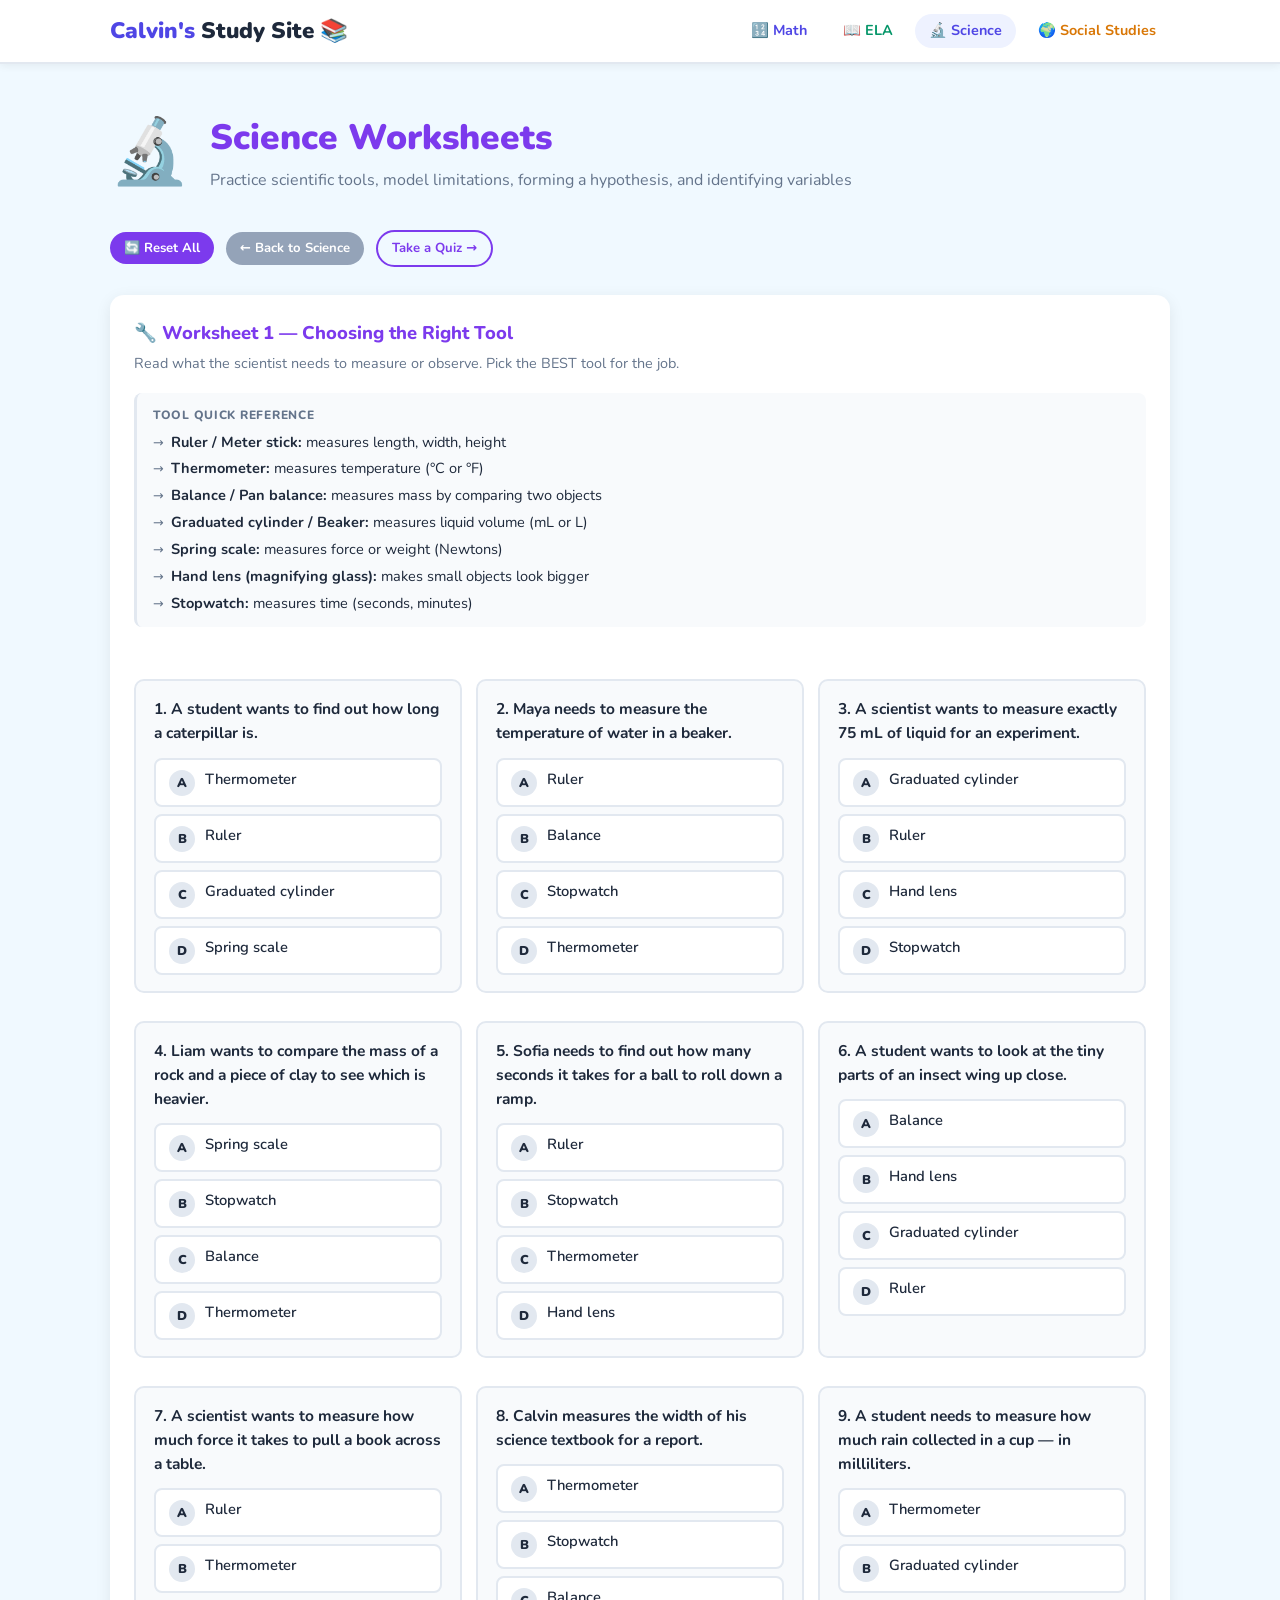
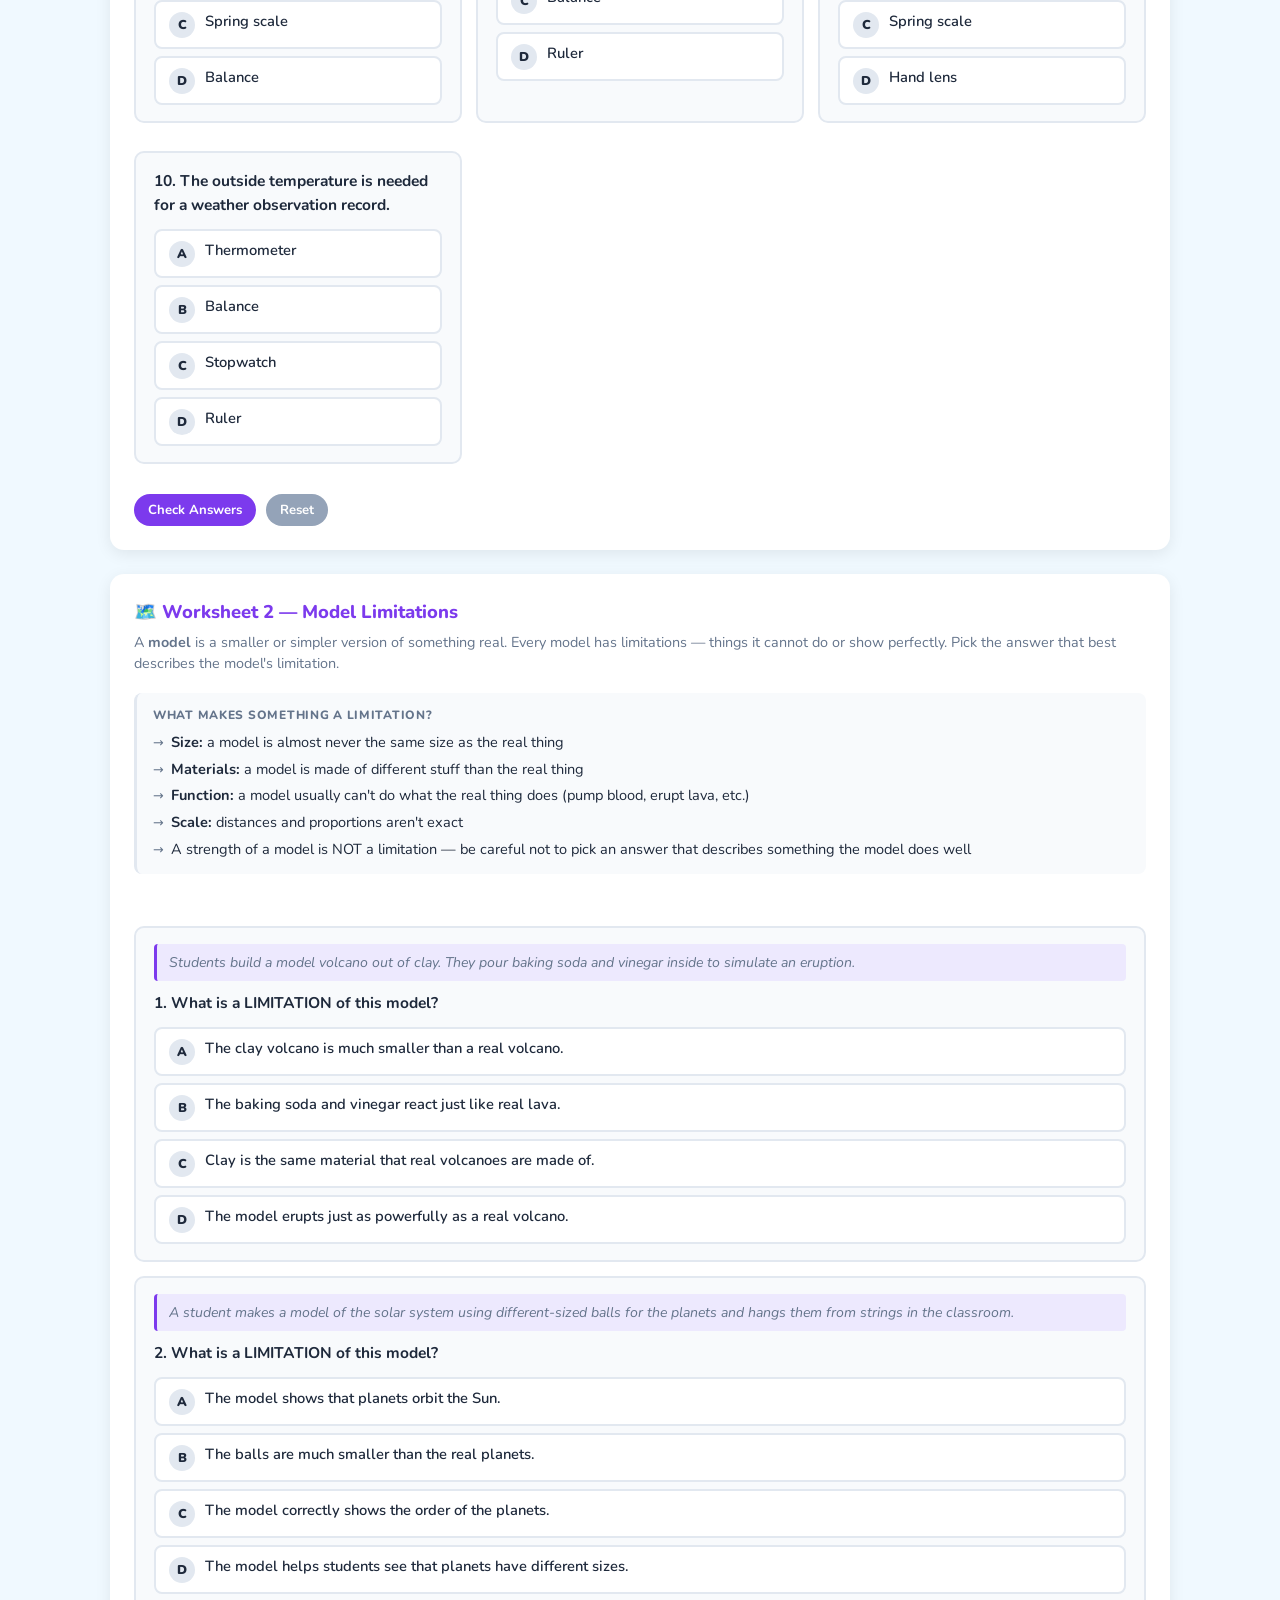
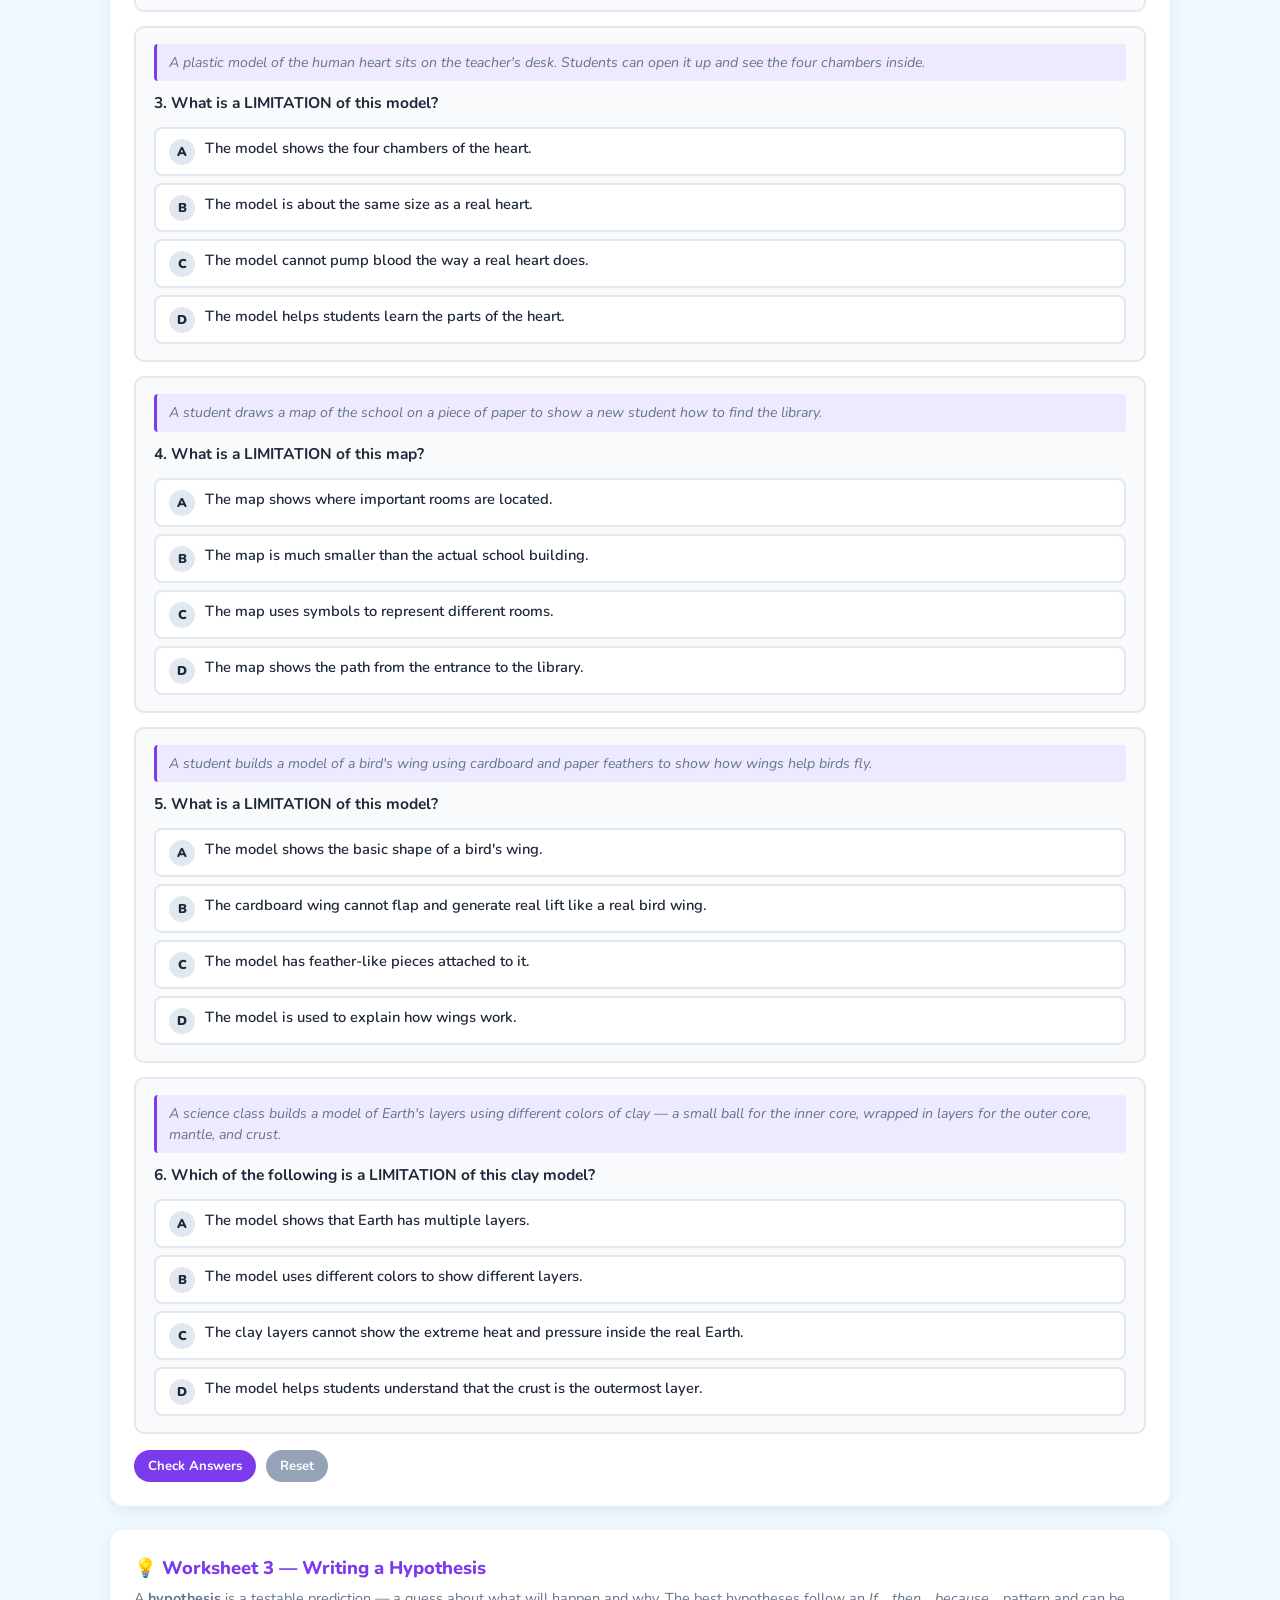
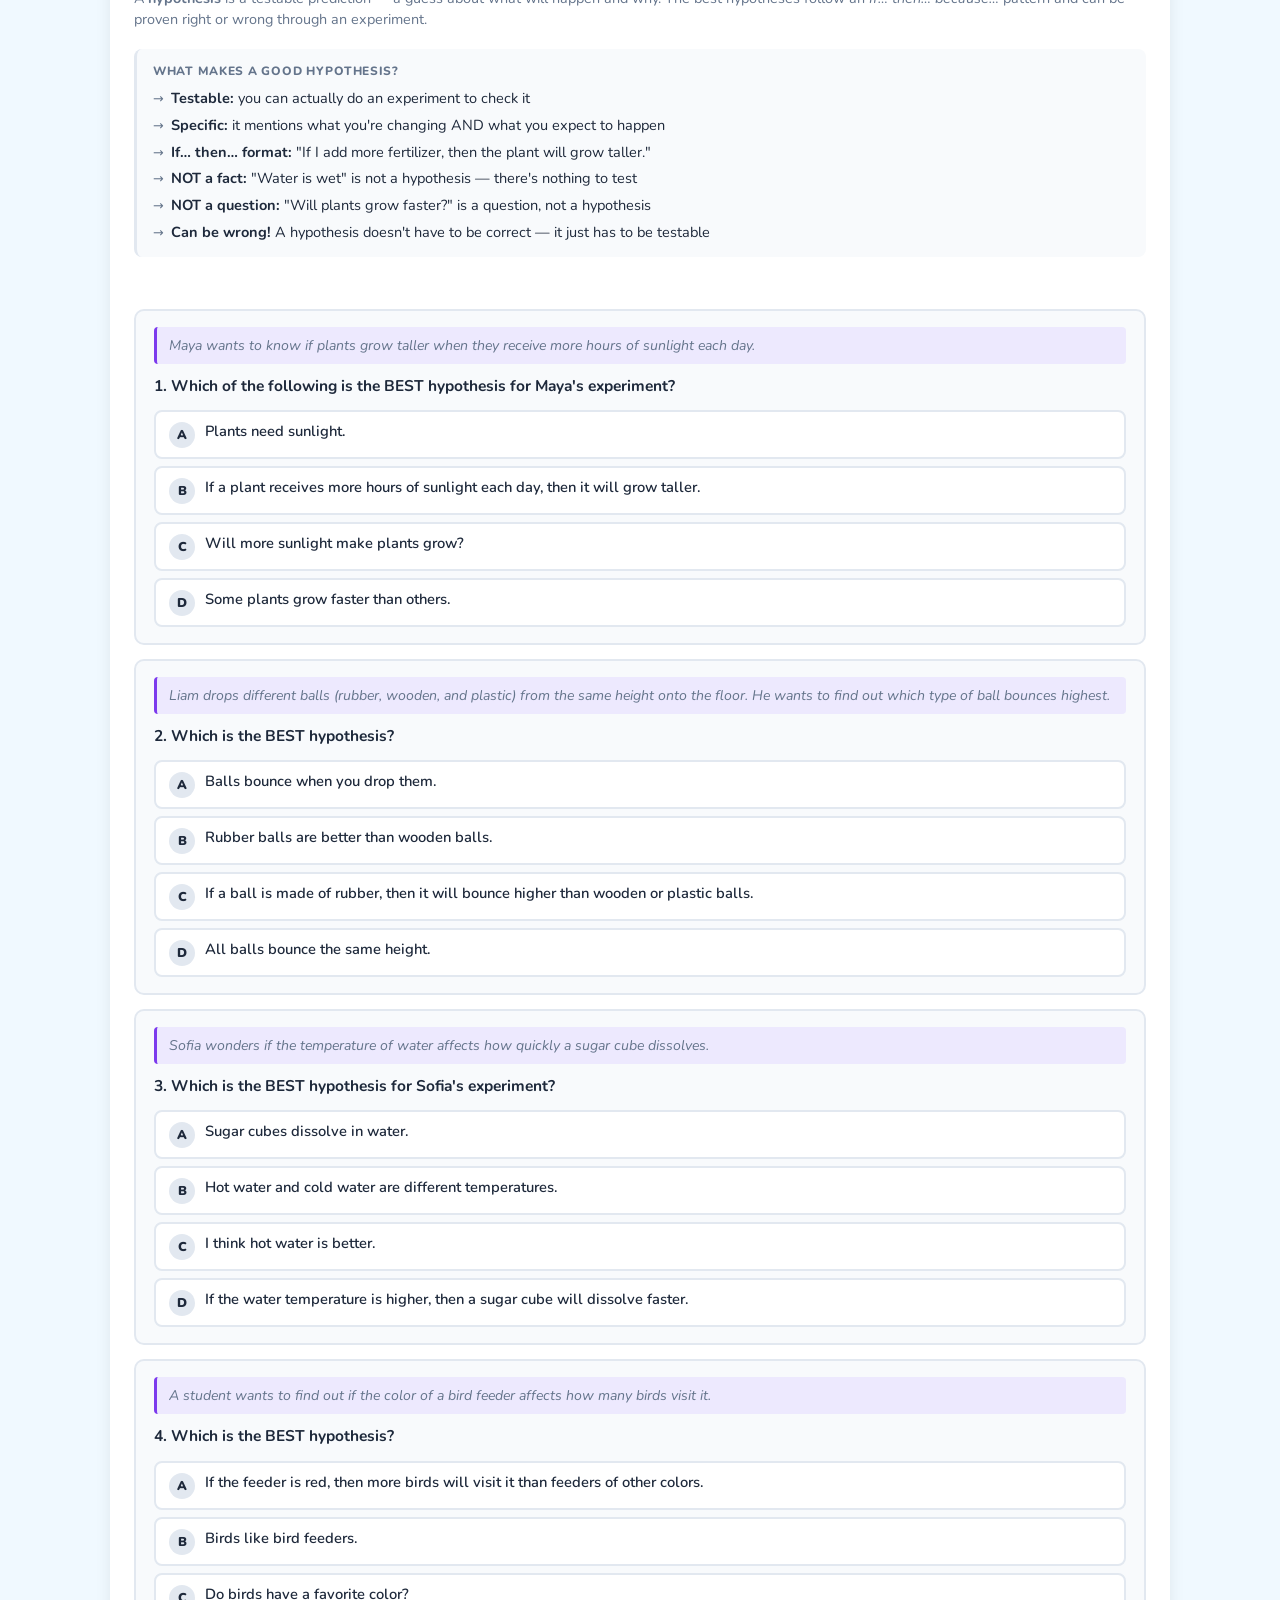
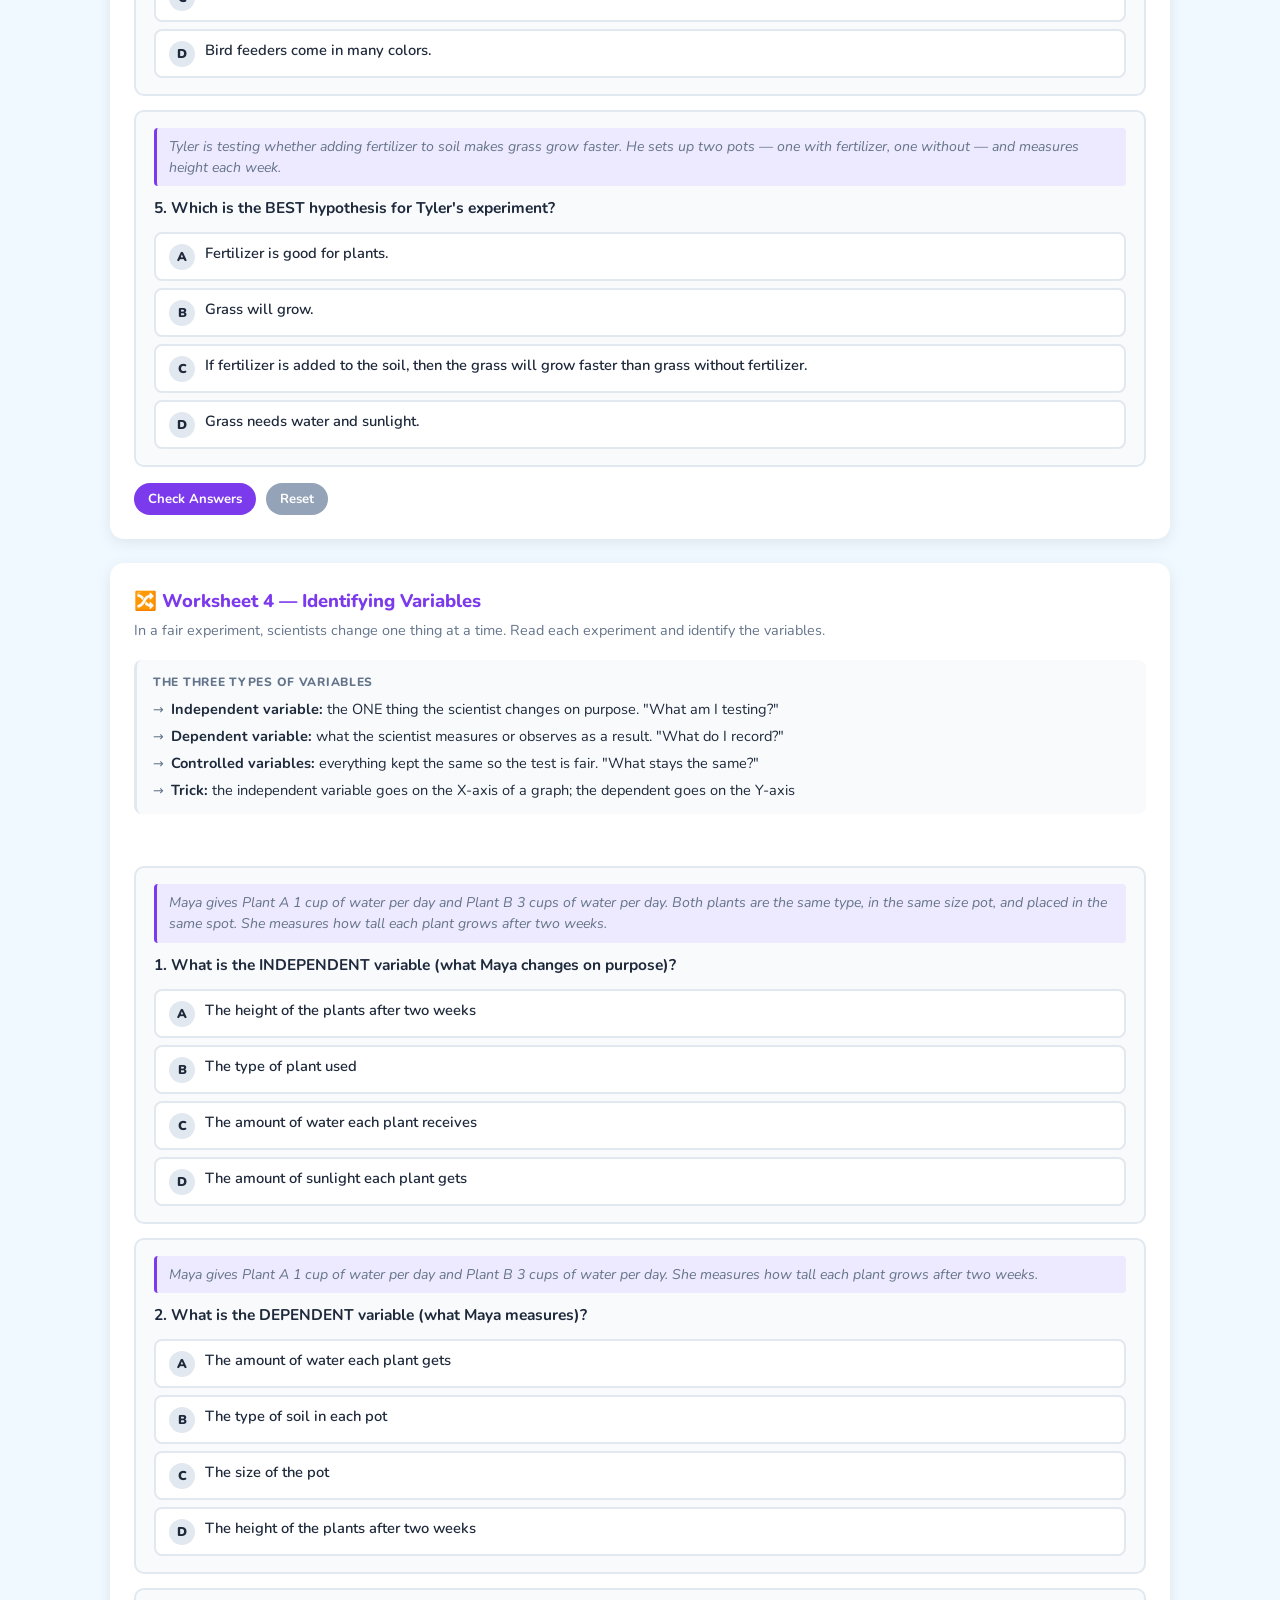
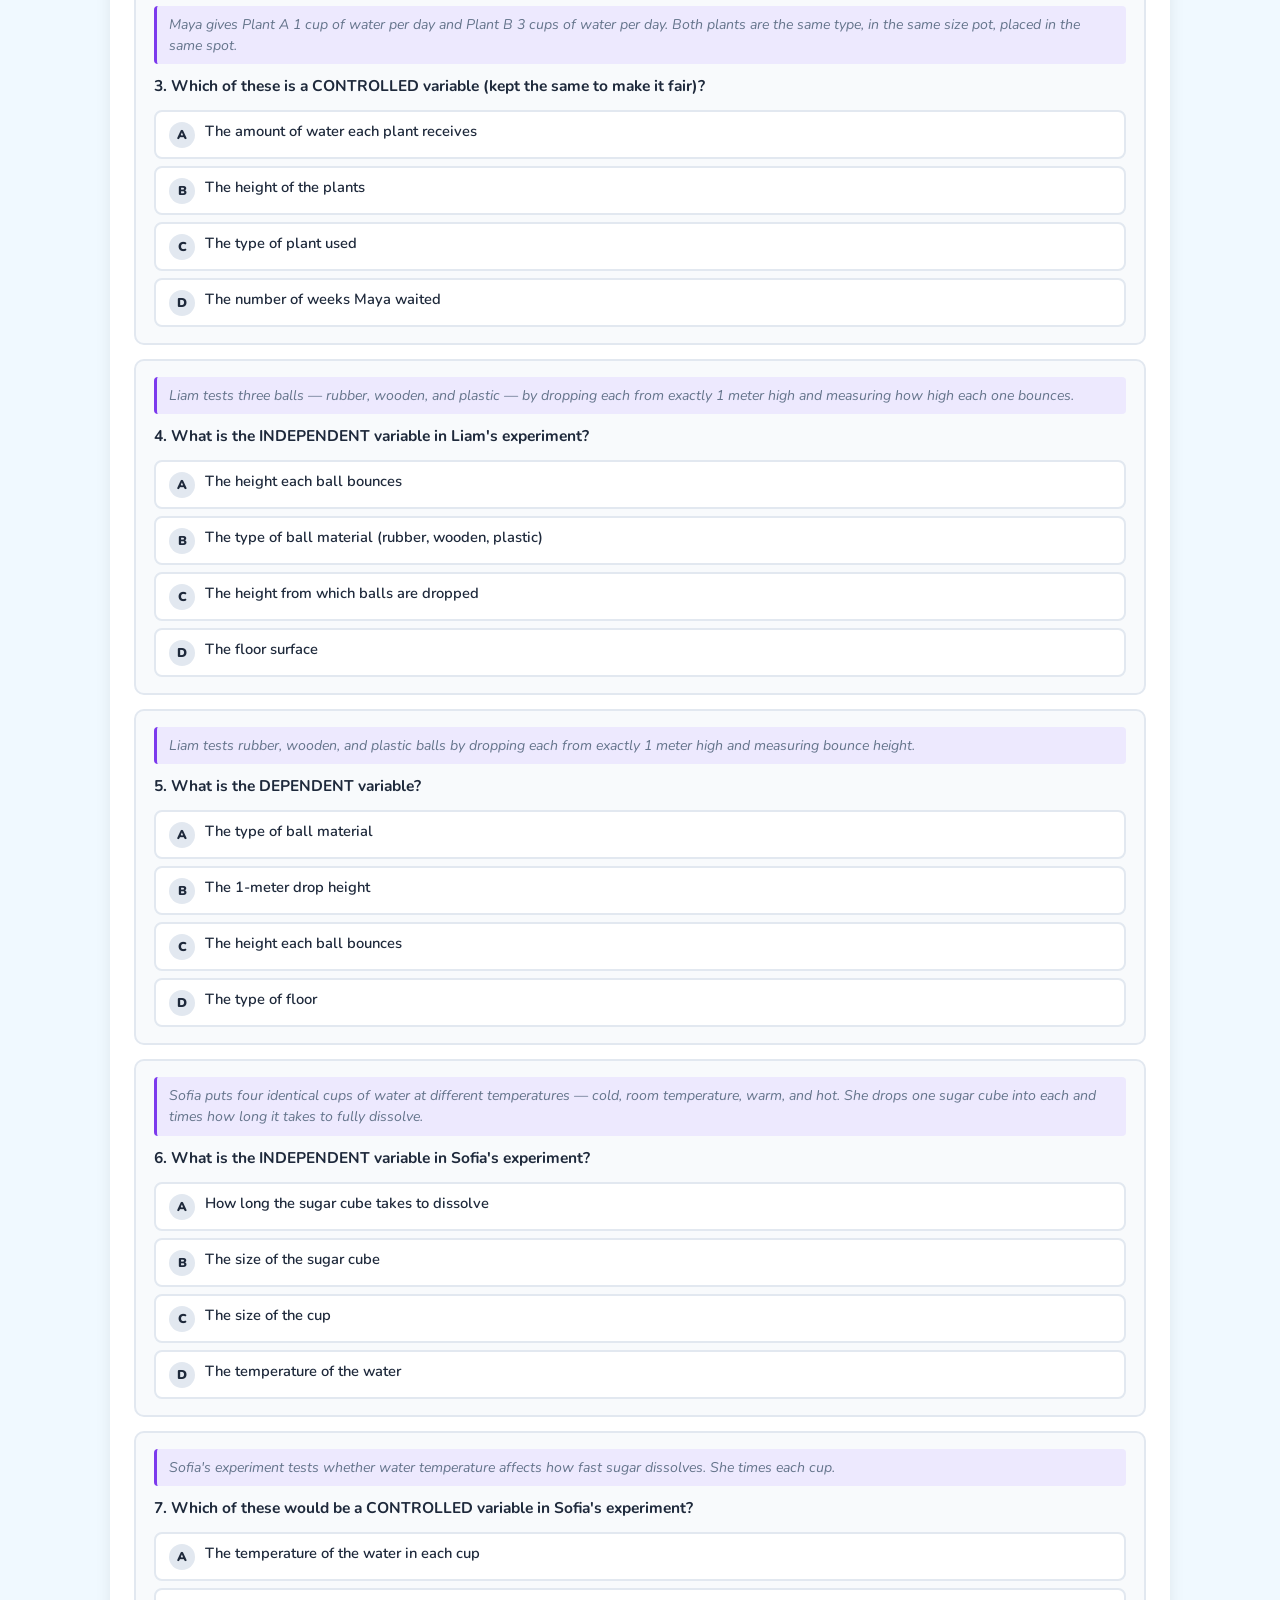
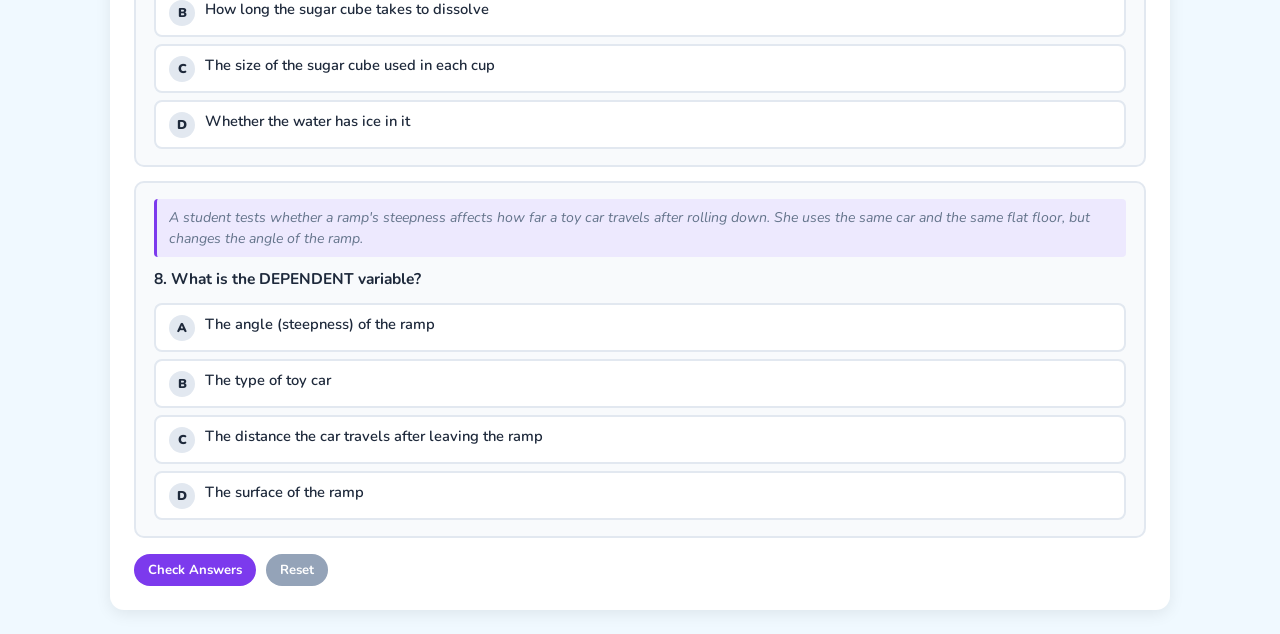
<file: science-worksheets.html>
<!DOCTYPE html>
<html lang="en">
<head>
  <meta charset="UTF-8" />
  <meta name="viewport" content="width=device-width, initial-scale=1.0" />
  <title>Science Worksheets — Calvin's Study Site</title>
  <link rel="stylesheet" href="css/style.css" />
  <style>
    :root { --sci-dark: #5B21B6; }

    .ws-section {
      background: var(--card);
      border-radius: var(--radius);
      box-shadow: var(--shadow);
      padding: 24px;
      margin-bottom: 24px;
    }
    .ws-section h2 {
      font-size: 1.15rem;
      font-weight: 800;
      margin-bottom: 6px;
      color: var(--sci);
    }
    .ws-desc {
      font-size: 0.9rem;
      color: var(--muted);
      margin-bottom: 18px;
    }
    .ws-score {
      font-size: 0.9rem;
      font-weight: 700;
      color: var(--muted);
      margin-bottom: 14px;
      min-height: 20px;
    }
    .ws-score.good { color: var(--green); }
    .ws-row { display: flex; gap: 10px; flex-wrap: wrap; align-items: center; margin-top: 16px; }

    /* Question cards */
    .sci-problem {
      background: #F8FAFC;
      border: 2px solid var(--border);
      border-radius: 10px;
      padding: 16px 18px;
      margin-bottom: 14px;
      transition: border-color 0.2s, background 0.2s;
    }
    .sci-problem.correct { border-color: var(--green); background: #DCFCE7; }
    .sci-problem.wrong   { border-color: var(--red);   background: #FEE2E2; }

    .sci-q {
      font-size: 0.97rem;
      font-weight: 700;
      line-height: 1.55;
      margin-bottom: 12px;
    }
    .sci-scenario {
      font-size: 0.88rem;
      color: var(--muted);
      font-style: italic;
      background: #EDE9FE;
      border-left: 3px solid var(--sci);
      border-radius: 4px;
      padding: 8px 12px;
      margin-bottom: 10px;
      line-height: 1.5;
    }

    .sci-options {
      display: flex;
      flex-direction: column;
      gap: 7px;
    }
    .sci-opt {
      display: flex;
      align-items: flex-start;
      gap: 10px;
      padding: 9px 13px;
      border-radius: 8px;
      border: 2px solid var(--border);
      background: white;
      font-family: inherit;
      font-size: 0.92rem;
      font-weight: 600;
      color: var(--text);
      cursor: pointer;
      text-align: left;
      transition: border-color 0.15s, background 0.15s;
    }
    .sci-opt:hover:not(:disabled) {
      border-color: var(--sci);
      background: #F5F3FF;
    }
    .sci-opt.selected {
      border-color: var(--sci);
      background: #EDE9FE;
      color: var(--sci-dark);
    }
    .sci-opt.correct {
      border-color: var(--green);
      background: #DCFCE7;
      color: #166534;
    }
    .sci-opt.wrong {
      border-color: var(--red);
      background: #FEE2E2;
      color: #991B1B;
    }
    .sci-opt.reveal {
      border-color: var(--green);
      background: #DCFCE7;
      color: #166534;
    }
    .sci-opt:disabled { cursor: default; }
    .opt-letter {
      display: flex;
      align-items: center;
      justify-content: center;
      width: 26px;
      height: 26px;
      border-radius: 50%;
      background: var(--border);
      font-weight: 900;
      font-size: 0.8rem;
      flex-shrink: 0;
      margin-top: 1px;
      transition: background 0.15s, color 0.15s;
    }
    .sci-opt.selected  .opt-letter { background: var(--sci);   color: #fff; }
    .sci-opt.correct   .opt-letter { background: var(--green); color: #fff; }
    .sci-opt.wrong     .opt-letter { background: var(--red);   color: #fff; }
    .sci-opt.reveal    .opt-letter { background: var(--green); color: #fff; }

    .result-note {
      font-size: 0.84rem;
      font-weight: 700;
      margin-top: 10px;
      display: none;
    }
    .result-note.show { display: block; }
    .result-note.ok  { color: var(--green); }
    .result-note.err { color: var(--red); }

    .page-actions {
      display: flex;
      gap: 12px;
      align-items: center;
      flex-wrap: wrap;
      margin-bottom: 28px;
    }

    /* tool grid for WS1 */
    .tool-grid {
      display: grid;
      grid-template-columns: repeat(auto-fill, minmax(280px, 1fr));
      gap: 14px;
    }
  </style>
</head>
<body>

  <header class="site-header">
    <div class="container">
      <a href="index.html" class="site-logo">Calvin's <span>Study Site</span> 📚</a>
      <nav class="nav-links">
        <a href="math.html"           class="nav-link math">🔢 Math</a>
        <a href="ela.html"            class="nav-link ela">📖 ELA</a>
        <a href="science.html"        class="nav-link sci active">🔬 Science</a>
        <a href="social-studies.html" class="nav-link ss">🌍 Social Studies</a>
      </nav>
    </div>
  </header>

  <main class="container">

    <div class="subject-hero">
      <div class="big-icon">🔬</div>
      <div>
        <h1 style="color: var(--sci);">Science Worksheets</h1>
        <p>Practice scientific tools, model limitations, forming a hypothesis, and identifying variables</p>
      </div>
    </div>

    <div class="page-actions">
      <button class="btn btn-sm" style="background:var(--sci);color:#fff;" onclick="resetAll()">🔄 Reset All</button>
      <a href="science.html" class="btn btn-gray btn-sm">← Back to Science</a>
      <a href="quiz.html?subject=science&topic=Scientific+Practices" class="btn btn-outline btn-sm" style="border-color:var(--sci);color:var(--sci);">Take a Quiz →</a>
    </div>

    <!-- ── Worksheet 1: Scientific Tools ──────────────────────────────────── -->
    <div class="ws-section">
      <h2>🔧 Worksheet 1 — Choosing the Right Tool</h2>
      <p class="ws-desc">Read what the scientist needs to measure or observe. Pick the BEST tool for the job.</p>

      <div class="study-notes" style="margin-bottom: 18px;">
        <h4>Tool Quick Reference</h4>
        <ul>
          <li><strong>Ruler / Meter stick:</strong> measures length, width, height</li>
          <li><strong>Thermometer:</strong> measures temperature (°C or °F)</li>
          <li><strong>Balance / Pan balance:</strong> measures mass by comparing two objects</li>
          <li><strong>Graduated cylinder / Beaker:</strong> measures liquid volume (mL or L)</li>
          <li><strong>Spring scale:</strong> measures force or weight (Newtons)</li>
          <li><strong>Hand lens (magnifying glass):</strong> makes small objects look bigger</li>
          <li><strong>Stopwatch:</strong> measures time (seconds, minutes)</li>
        </ul>
      </div>

      <div class="ws-score" id="score1"></div>
      <div class="tool-grid" id="ws1"></div>
      <div class="ws-row">
        <button class="btn btn-sm" style="background:var(--sci);color:#fff;" onclick="checkWS(1)">Check Answers</button>
        <button class="btn btn-gray btn-sm" onclick="resetWS(1)">Reset</button>
      </div>
    </div>

    <!-- ── Worksheet 2: Model Limitations ────────────────────────────────── -->
    <div class="ws-section">
      <h2>🗺️ Worksheet 2 — Model Limitations</h2>
      <p class="ws-desc">A <strong>model</strong> is a smaller or simpler version of something real. Every model has limitations — things it cannot do or show perfectly. Pick the answer that best describes the model's limitation.</p>

      <div class="study-notes" style="margin-bottom: 18px;">
        <h4>What Makes Something a Limitation?</h4>
        <ul>
          <li><strong>Size:</strong> a model is almost never the same size as the real thing</li>
          <li><strong>Materials:</strong> a model is made of different stuff than the real thing</li>
          <li><strong>Function:</strong> a model usually can't do what the real thing does (pump blood, erupt lava, etc.)</li>
          <li><strong>Scale:</strong> distances and proportions aren't exact</li>
          <li>A strength of a model is NOT a limitation — be careful not to pick an answer that describes something the model does well</li>
        </ul>
      </div>

      <div class="ws-score" id="score2"></div>
      <div id="ws2"></div>
      <div class="ws-row">
        <button class="btn btn-sm" style="background:var(--sci);color:#fff;" onclick="checkWS(2)">Check Answers</button>
        <button class="btn btn-gray btn-sm" onclick="resetWS(2)">Reset</button>
      </div>
    </div>

    <!-- ── Worksheet 3: Hypothesis ────────────────────────────────────────── -->
    <div class="ws-section">
      <h2>💡 Worksheet 3 — Writing a Hypothesis</h2>
      <p class="ws-desc">A <strong>hypothesis</strong> is a testable prediction — a guess about what will happen and why. The best hypotheses follow an <em>If… then… because…</em> pattern and can be proven right or wrong through an experiment.</p>

      <div class="study-notes" style="margin-bottom: 18px;">
        <h4>What Makes a Good Hypothesis?</h4>
        <ul>
          <li><strong>Testable:</strong> you can actually do an experiment to check it</li>
          <li><strong>Specific:</strong> it mentions what you're changing AND what you expect to happen</li>
          <li><strong>If… then… format:</strong> "If I add more fertilizer, then the plant will grow taller."</li>
          <li><strong>NOT a fact:</strong> "Water is wet" is not a hypothesis — there's nothing to test</li>
          <li><strong>NOT a question:</strong> "Will plants grow faster?" is a question, not a hypothesis</li>
          <li><strong>Can be wrong!</strong> A hypothesis doesn't have to be correct — it just has to be testable</li>
        </ul>
      </div>

      <div class="ws-score" id="score3"></div>
      <div id="ws3"></div>
      <div class="ws-row">
        <button class="btn btn-sm" style="background:var(--sci);color:#fff;" onclick="checkWS(3)">Check Answers</button>
        <button class="btn btn-gray btn-sm" onclick="resetWS(3)">Reset</button>
      </div>
    </div>

    <!-- ── Worksheet 4: Variables ─────────────────────────────────────────── -->
    <div class="ws-section">
      <h2>🔀 Worksheet 4 — Identifying Variables</h2>
      <p class="ws-desc">In a fair experiment, scientists change one thing at a time. Read each experiment and identify the variables.</p>

      <div class="study-notes" style="margin-bottom: 18px;">
        <h4>The Three Types of Variables</h4>
        <ul>
          <li><strong>Independent variable:</strong> the ONE thing the scientist changes on purpose. "What am I testing?"</li>
          <li><strong>Dependent variable:</strong> what the scientist measures or observes as a result. "What do I record?"</li>
          <li><strong>Controlled variables:</strong> everything kept the same so the test is fair. "What stays the same?"</li>
          <li><strong>Trick:</strong> the independent variable goes on the X-axis of a graph; the dependent goes on the Y-axis</li>
        </ul>
      </div>

      <div class="ws-score" id="score4"></div>
      <div id="ws4"></div>
      <div class="ws-row">
        <button class="btn btn-sm" style="background:var(--sci);color:#fff;" onclick="checkWS(4)">Check Answers</button>
        <button class="btn btn-gray btn-sm" onclick="resetWS(4)">Reset</button>
      </div>
    </div>

  </main>

  <script>
    // ── Question Data ──────────────────────────────────────────────────────────

    const WS1 = [
      { q: "A student wants to find out how long a caterpillar is.", options: ["Thermometer", "Ruler", "Graduated cylinder", "Spring scale"], correct: 1, note: "A ruler measures length." },
      { q: "Maya needs to measure the temperature of water in a beaker.", options: ["Ruler", "Balance", "Stopwatch", "Thermometer"], correct: 3, note: "A thermometer measures temperature." },
      { q: "A scientist wants to measure exactly 75 mL of liquid for an experiment.", options: ["Graduated cylinder", "Ruler", "Hand lens", "Stopwatch"], correct: 0, note: "A graduated cylinder measures liquid volume in milliliters." },
      { q: "Liam wants to compare the mass of a rock and a piece of clay to see which is heavier.", options: ["Spring scale", "Stopwatch", "Balance", "Thermometer"], correct: 2, note: "A balance (pan balance) compares the mass of two objects." },
      { q: "Sofia needs to find out how many seconds it takes for a ball to roll down a ramp.", options: ["Ruler", "Stopwatch", "Thermometer", "Hand lens"], correct: 1, note: "A stopwatch measures time in seconds." },
      { q: "A student wants to look at the tiny parts of an insect wing up close.", options: ["Balance", "Hand lens", "Graduated cylinder", "Ruler"], correct: 1, note: "A hand lens (magnifying glass) makes small objects appear larger." },
      { q: "A scientist wants to measure how much force it takes to pull a book across a table.", options: ["Ruler", "Thermometer", "Spring scale", "Balance"], correct: 2, note: "A spring scale measures force in Newtons." },
      { q: "Calvin measures the width of his science textbook for a report.", options: ["Thermometer", "Stopwatch", "Balance", "Ruler"], correct: 3, note: "A ruler measures length and width." },
      { q: "A student needs to measure how much rain collected in a cup — in milliliters.", options: ["Thermometer", "Graduated cylinder", "Spring scale", "Hand lens"], correct: 1, note: "A graduated cylinder measures liquid volume." },
      { q: "The outside temperature is needed for a weather observation record.", options: ["Thermometer", "Balance", "Stopwatch", "Ruler"], correct: 0, note: "A thermometer measures temperature — perfect for weather observations." },
    ];

    const WS2 = [
      {
        scenario: "Students build a model volcano out of clay. They pour baking soda and vinegar inside to simulate an eruption.",
        q: "What is a LIMITATION of this model?",
        options: [
          "The clay volcano is much smaller than a real volcano.",
          "The baking soda and vinegar react just like real lava.",
          "Clay is the same material that real volcanoes are made of.",
          "The model erupts just as powerfully as a real volcano."
        ],
        correct: 0,
        note: "Size is a major limitation — the clay model is far smaller than a real volcano. Real lava is molten rock, not a chemical reaction, so options B, C, and D describe things that are NOT true (not limitations we'd state honestly)."
      },
      {
        scenario: "A student makes a model of the solar system using different-sized balls for the planets and hangs them from strings in the classroom.",
        q: "What is a LIMITATION of this model?",
        options: [
          "The model shows that planets orbit the Sun.",
          "The balls are much smaller than the real planets.",
          "The model correctly shows the order of the planets.",
          "The model helps students see that planets have different sizes."
        ],
        correct: 1,
        note: "The balls are much smaller than real planets — that's a limitation. Options A, C, and D describe things the model does correctly (strengths, not limitations)."
      },
      {
        scenario: "A plastic model of the human heart sits on the teacher's desk. Students can open it up and see the four chambers inside.",
        q: "What is a LIMITATION of this model?",
        options: [
          "The model shows the four chambers of the heart.",
          "The model is about the same size as a real heart.",
          "The model cannot pump blood the way a real heart does.",
          "The model helps students learn the parts of the heart."
        ],
        correct: 2,
        note: "The plastic model can't actually pump blood — that's a key limitation. A model can show structure but usually can't perform the real function."
      },
      {
        scenario: "A student draws a map of the school on a piece of paper to show a new student how to find the library.",
        q: "What is a LIMITATION of this map?",
        options: [
          "The map shows where important rooms are located.",
          "The map is much smaller than the actual school building.",
          "The map uses symbols to represent different rooms.",
          "The map shows the path from the entrance to the library."
        ],
        correct: 1,
        note: "The map is much smaller than the real school — you couldn't walk through the map. Shrinking down to fit on paper is a classic model limitation."
      },
      {
        scenario: "A student builds a model of a bird's wing using cardboard and paper feathers to show how wings help birds fly.",
        q: "What is a LIMITATION of this model?",
        options: [
          "The model shows the basic shape of a bird's wing.",
          "The cardboard wing cannot flap and generate real lift like a real bird wing.",
          "The model has feather-like pieces attached to it.",
          "The model is used to explain how wings work."
        ],
        correct: 1,
        note: "Cardboard and paper can't generate real lift the way actual feathers and muscles do — the model can't perform the real function of flying."
      },
      {
        scenario: "A science class builds a model of Earth's layers using different colors of clay — a small ball for the inner core, wrapped in layers for the outer core, mantle, and crust.",
        q: "Which of the following is a LIMITATION of this clay model?",
        options: [
          "The model shows that Earth has multiple layers.",
          "The model uses different colors to show different layers.",
          "The clay layers cannot show the extreme heat and pressure inside the real Earth.",
          "The model helps students understand that the crust is the outermost layer."
        ],
        correct: 2,
        note: "Clay can't be thousands of degrees or under millions of atmospheres of pressure like the real Earth's layers. That's a limitation of the model's materials and function."
      },
    ];

    const WS3 = [
      {
        scenario: "Maya wants to know if plants grow taller when they receive more hours of sunlight each day.",
        q: "Which of the following is the BEST hypothesis for Maya's experiment?",
        options: [
          "Plants need sunlight.",
          "If a plant receives more hours of sunlight each day, then it will grow taller.",
          "Will more sunlight make plants grow?",
          "Some plants grow faster than others."
        ],
        correct: 1,
        note: "Option B is testable and specific — it says exactly what is being changed (hours of sunlight) and what is expected to happen (grow taller). Option A is a fact, C is a question, and D is too vague."
      },
      {
        scenario: "Liam drops different balls (rubber, wooden, and plastic) from the same height onto the floor. He wants to find out which type of ball bounces highest.",
        q: "Which is the BEST hypothesis?",
        options: [
          "Balls bounce when you drop them.",
          "Rubber balls are better than wooden balls.",
          "If a ball is made of rubber, then it will bounce higher than wooden or plastic balls.",
          "All balls bounce the same height."
        ],
        correct: 2,
        note: "Option C is a clear, testable prediction that names the independent variable (ball material) and predicts the outcome. The others are either too vague, just a fact, or make a claim without a reason to test."
      },
      {
        scenario: "Sofia wonders if the temperature of water affects how quickly a sugar cube dissolves.",
        q: "Which is the BEST hypothesis for Sofia's experiment?",
        options: [
          "Sugar cubes dissolve in water.",
          "Hot water and cold water are different temperatures.",
          "I think hot water is better.",
          "If the water temperature is higher, then a sugar cube will dissolve faster."
        ],
        correct: 3,
        note: "Option D names what changes (water temperature) and predicts the result (faster dissolving). Options A and B are facts, and C is too vague to test."
      },
      {
        scenario: "A student wants to find out if the color of a bird feeder affects how many birds visit it.",
        q: "Which is the BEST hypothesis?",
        options: [
          "If the feeder is red, then more birds will visit it than feeders of other colors.",
          "Birds like bird feeders.",
          "Do birds have a favorite color?",
          "Bird feeders come in many colors."
        ],
        correct: 0,
        note: "Option A is specific and testable — it states exactly what is being changed (feeder color) and what is predicted (more birds visiting red feeders). The others are either facts or questions."
      },
      {
        scenario: "Tyler is testing whether adding fertilizer to soil makes grass grow faster. He sets up two pots — one with fertilizer, one without — and measures height each week.",
        q: "Which is the BEST hypothesis for Tyler's experiment?",
        options: [
          "Fertilizer is good for plants.",
          "Grass will grow.",
          "If fertilizer is added to the soil, then the grass will grow faster than grass without fertilizer.",
          "Grass needs water and sunlight."
        ],
        correct: 2,
        note: "Option C follows the If-then format, names the independent variable (adding fertilizer), and predicts the result (grows faster). The other options are too general or just facts."
      },
    ];

    const WS4 = [
      {
        scenario: "Maya gives Plant A 1 cup of water per day and Plant B 3 cups of water per day. Both plants are the same type, in the same size pot, and placed in the same spot. She measures how tall each plant grows after two weeks.",
        q: "What is the INDEPENDENT variable (what Maya changes on purpose)?",
        options: [
          "The height of the plants after two weeks",
          "The type of plant used",
          "The amount of water each plant receives",
          "The amount of sunlight each plant gets"
        ],
        correct: 2,
        note: "Maya changes the amount of water — that's the one thing she does differently between the two plants, making it the independent variable."
      },
      {
        scenario: "Maya gives Plant A 1 cup of water per day and Plant B 3 cups of water per day. She measures how tall each plant grows after two weeks.",
        q: "What is the DEPENDENT variable (what Maya measures)?",
        options: [
          "The amount of water each plant gets",
          "The type of soil in each pot",
          "The size of the pot",
          "The height of the plants after two weeks"
        ],
        correct: 3,
        note: "The dependent variable is what Maya records as a result — she measures plant height. It 'depends' on how much water was given."
      },
      {
        scenario: "Maya gives Plant A 1 cup of water per day and Plant B 3 cups of water per day. Both plants are the same type, in the same size pot, placed in the same spot.",
        q: "Which of these is a CONTROLLED variable (kept the same to make it fair)?",
        options: [
          "The amount of water each plant receives",
          "The height of the plants",
          "The type of plant used",
          "The number of weeks Maya waited"
        ],
        correct: 2,
        note: "To make the experiment fair, Maya uses the same type of plant in both pots. If she used different plants, she wouldn't know if height differences were from water or from the plant type."
      },
      {
        scenario: "Liam tests three balls — rubber, wooden, and plastic — by dropping each from exactly 1 meter high and measuring how high each one bounces.",
        q: "What is the INDEPENDENT variable in Liam's experiment?",
        options: [
          "The height each ball bounces",
          "The type of ball material (rubber, wooden, plastic)",
          "The height from which balls are dropped",
          "The floor surface"
        ],
        correct: 1,
        note: "Liam is testing different ball materials — that's the one thing he changes. The material is the independent variable."
      },
      {
        scenario: "Liam tests rubber, wooden, and plastic balls by dropping each from exactly 1 meter high and measuring bounce height.",
        q: "What is the DEPENDENT variable?",
        options: [
          "The type of ball material",
          "The 1-meter drop height",
          "The height each ball bounces",
          "The type of floor"
        ],
        correct: 2,
        note: "Liam measures the bounce height — that's the result of the experiment. It 'depends' on what type of ball was dropped."
      },
      {
        scenario: "Sofia puts four identical cups of water at different temperatures — cold, room temperature, warm, and hot. She drops one sugar cube into each and times how long it takes to fully dissolve.",
        q: "What is the INDEPENDENT variable in Sofia's experiment?",
        options: [
          "How long the sugar cube takes to dissolve",
          "The size of the sugar cube",
          "The size of the cup",
          "The temperature of the water"
        ],
        correct: 3,
        note: "Sofia changes the water temperature between cups — that's her independent variable. Everything else (cup size, sugar cube size) stays the same."
      },
      {
        scenario: "Sofia's experiment tests whether water temperature affects how fast sugar dissolves. She times each cup.",
        q: "Which of these would be a CONTROLLED variable in Sofia's experiment?",
        options: [
          "The temperature of the water in each cup",
          "How long the sugar cube takes to dissolve",
          "The size of the sugar cube used in each cup",
          "Whether the water has ice in it"
        ],
        correct: 2,
        note: "To keep the test fair, Sofia must use the same size sugar cube in each cup. If one cup got a bigger cube, she couldn't be sure the temperature caused any difference."
      },
      {
        scenario: "A student tests whether a ramp's steepness affects how far a toy car travels after rolling down. She uses the same car and the same flat floor, but changes the angle of the ramp.",
        q: "What is the DEPENDENT variable?",
        options: [
          "The angle (steepness) of the ramp",
          "The type of toy car",
          "The distance the car travels after leaving the ramp",
          "The surface of the ramp"
        ],
        correct: 2,
        note: "The student measures how far the car travels — that's the result that depends on the ramp angle. Distance traveled is the dependent variable."
      },
    ];

    // ── Render ─────────────────────────────────────────────────────────────────

    const LETTERS = ['A', 'B', 'C', 'D'];

    function renderWS(wsNum, data, containerEl) {
      const isGrid = wsNum === 1;
      containerEl.innerHTML = data.map((item, qi) => {
        const opts = item.options.map((o, oi) => `
          <button class="sci-opt" id="ws${wsNum}q${qi}o${oi}"
            onclick="selectOption(${wsNum}, ${qi}, ${oi}, ${item.options.length})">
            <span class="opt-letter">${LETTERS[oi]}</span>
            <span>${o}</span>
          </button>
        `).join('');

        const scenario = item.scenario
          ? `<div class="sci-scenario">${item.scenario}</div>` : '';

        return `
          <div class="sci-problem" id="ws${wsNum}p${qi}">
            ${scenario}
            <div class="sci-q">${qi + 1}. ${item.q}</div>
            <div class="sci-options">${opts}</div>
            <div class="result-note" id="ws${wsNum}n${qi}"></div>
          </div>
        `;
      }).join('');
    }

    function selectOption(wsNum, qi, oi, total) {
      // Clear previously selected in this question
      for (let i = 0; i < total; i++) {
        const btn = document.getElementById(`ws${wsNum}q${qi}o${i}`);
        if (btn && !btn.disabled) btn.classList.remove('selected');
      }
      const chosen = document.getElementById(`ws${wsNum}q${qi}o${oi}`);
      if (chosen && !chosen.disabled) chosen.classList.add('selected');
    }

    // ── Check ──────────────────────────────────────────────────────────────────

    function checkWS(wsNum) {
      const datasets = { 1: WS1, 2: WS2, 3: WS3, 4: WS4 };
      const data = datasets[wsNum];
      let correct = 0;

      data.forEach((item, qi) => {
        const card   = document.getElementById(`ws${wsNum}p${qi}`);
        const note   = document.getElementById(`ws${wsNum}n${qi}`);
        let selected = -1;

        // Disable all options and find selected
        for (let oi = 0; oi < item.options.length; oi++) {
          const btn = document.getElementById(`ws${wsNum}q${qi}o${oi}`);
          if (!btn) continue;
          btn.disabled = true;
          if (btn.classList.contains('selected')) selected = oi;
        }

        card.classList.remove('correct', 'wrong');
        note.classList.remove('show', 'ok', 'err');

        if (selected === -1) {
          // No answer chosen — reveal correct
          const correctBtn = document.getElementById(`ws${wsNum}q${qi}o${item.correct}`);
          if (correctBtn) correctBtn.classList.add('reveal');
          note.textContent = `No answer selected. The answer is ${LETTERS[item.correct]}.`;
          note.classList.add('show', 'err');
          return;
        }

        const correctBtn = document.getElementById(`ws${wsNum}q${qi}o${item.correct}`);
        if (selected === item.correct) {
          card.classList.add('correct');
          const btn = document.getElementById(`ws${wsNum}q${qi}o${selected}`);
          btn.classList.remove('selected');
          btn.classList.add('correct');
          note.textContent = `✓ Correct! ${item.note}`;
          note.classList.add('show', 'ok');
          correct++;
        } else {
          card.classList.add('wrong');
          const wrongBtn = document.getElementById(`ws${wsNum}q${qi}o${selected}`);
          wrongBtn.classList.remove('selected');
          wrongBtn.classList.add('wrong');
          if (correctBtn) correctBtn.classList.add('reveal');
          note.textContent = `✗ The correct answer is ${LETTERS[item.correct]}. ${item.note}`;
          note.classList.add('show', 'err');
        }
      });

      const scoreEl = document.getElementById(`score${wsNum}`);
      const pct = Math.round(100 * correct / data.length);
      scoreEl.textContent = `${correct} / ${data.length} correct (${pct}%)`;
      scoreEl.className = 'ws-score' + (pct >= 80 ? ' good' : '');
    }

    // ── Reset ──────────────────────────────────────────────────────────────────

    function resetWS(wsNum) {
      const datasets = { 1: WS1, 2: WS2, 3: WS3, 4: WS4 };
      const containers = { 1: document.getElementById('ws1'), 2: document.getElementById('ws2'), 3: document.getElementById('ws3'), 4: document.getElementById('ws4') };
      document.getElementById(`score${wsNum}`).textContent = '';
      renderWS(wsNum, datasets[wsNum], containers[wsNum]);
    }

    function resetAll() { resetWS(1); resetWS(2); resetWS(3); resetWS(4); }

    // ── Init ───────────────────────────────────────────────────────────────────

    renderWS(1, WS1, document.getElementById('ws1'));
    renderWS(2, WS2, document.getElementById('ws2'));
    renderWS(3, WS3, document.getElementById('ws3'));
    renderWS(4, WS4, document.getElementById('ws4'));
  </script>

</body>
</html>
</file>
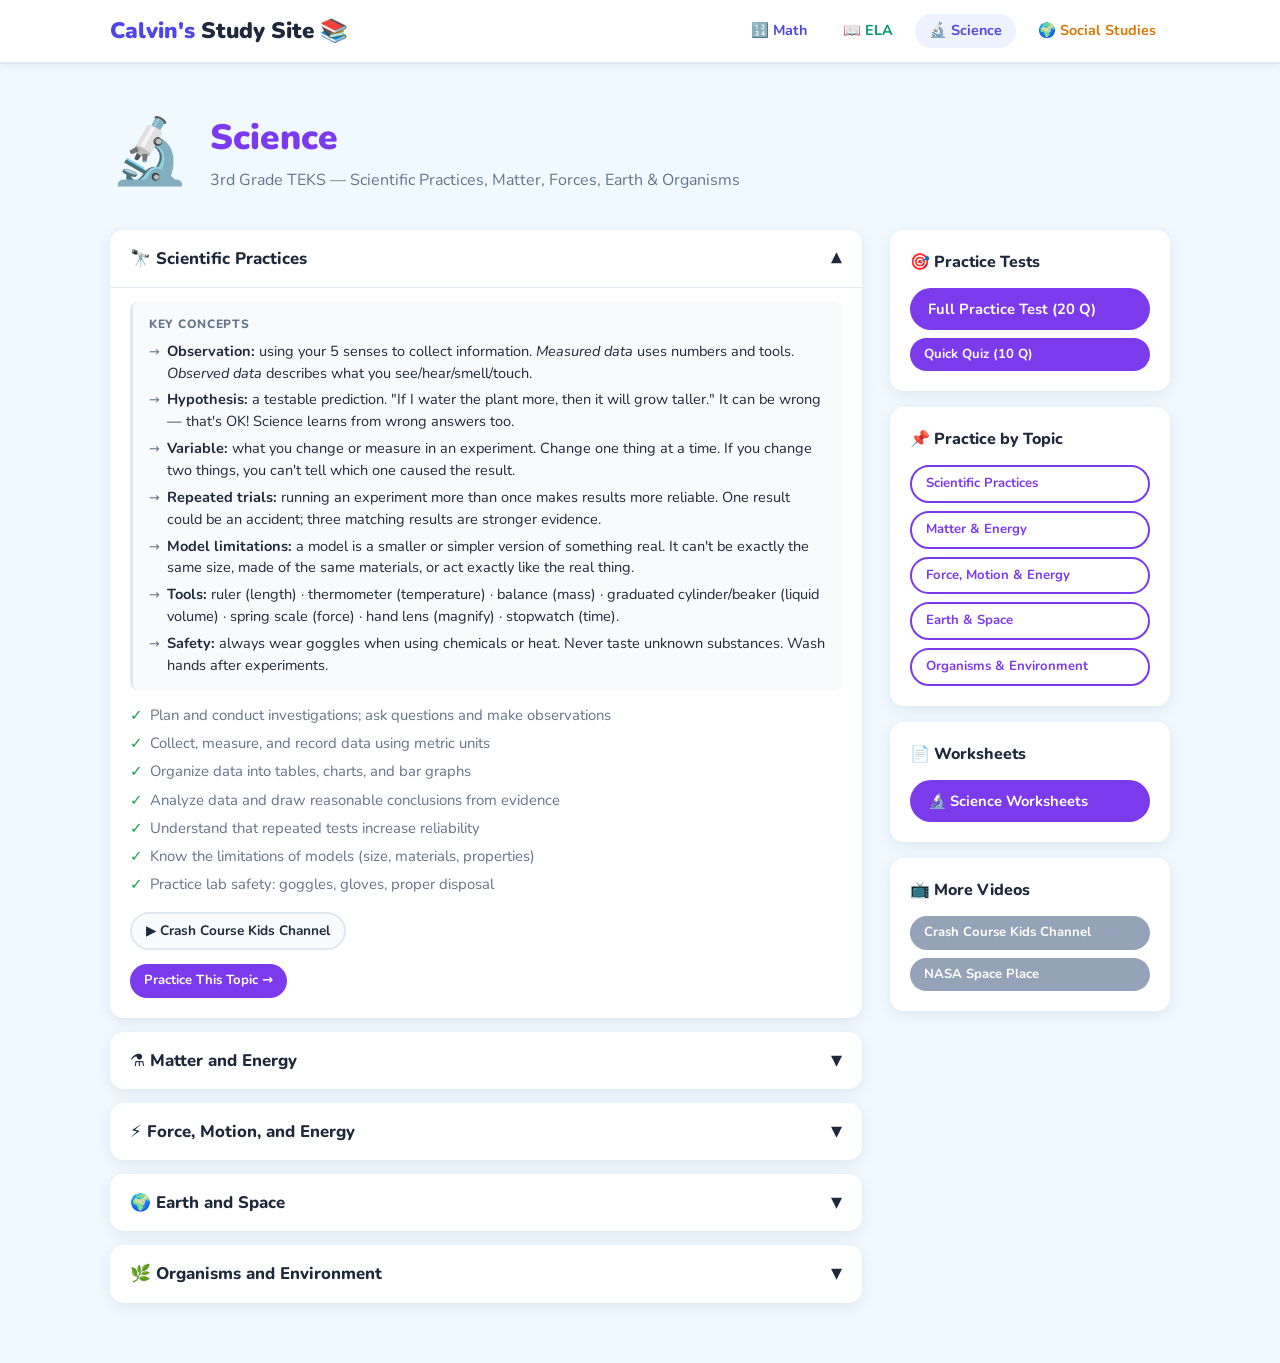
<file: science.html>
<!DOCTYPE html>
<html lang="en">
<head>
  <meta charset="UTF-8" />
  <meta name="viewport" content="width=device-width, initial-scale=1.0" />
  <title>Science — Calvin's Study Site</title>
  <link rel="stylesheet" href="css/style.css" />
</head>
<body>

  <header class="site-header">
    <div class="container">
      <a href="index.html" class="site-logo">Calvin's <span>Study Site</span> 📚</a>
      <nav class="nav-links">
        <a href="math.html"           class="nav-link math">🔢 Math</a>
        <a href="ela.html"            class="nav-link ela">📖 ELA</a>
        <a href="science.html"        class="nav-link sci active">🔬 Science</a>
        <a href="social-studies.html" class="nav-link ss">🌍 Social Studies</a>
      </nav>
    </div>
  </header>

  <main class="container">

    <div class="subject-hero">
      <div class="big-icon">🔬</div>
      <div>
        <h1 style="color: var(--sci);">Science</h1>
        <p>3rd Grade TEKS — Scientific Practices, Matter, Forces, Earth &amp; Organisms</p>
      </div>
    </div>

    <div class="subject-layout">

      <div class="topic-list">

        <!-- Scientific Practices -->
        <div class="topic-card open">
          <div class="topic-header" onclick="toggleTopic(this)">
            <span>🔭 Scientific Practices</span>
            <span class="chevron">▼</span>
          </div>
          <div class="topic-body">

            <div class="study-notes">
              <h4>Key Concepts</h4>
              <ul>
                <li><strong>Observation:</strong> using your 5 senses to collect information. <em>Measured data</em> uses numbers and tools. <em>Observed data</em> describes what you see/hear/smell/touch.</li>
                <li><strong>Hypothesis:</strong> a testable prediction. "If I water the plant more, then it will grow taller." It can be wrong — that's OK! Science learns from wrong answers too.</li>
                <li><strong>Variable:</strong> what you change or measure in an experiment. Change one thing at a time. If you change two things, you can't tell which one caused the result.</li>
                <li><strong>Repeated trials:</strong> running an experiment more than once makes results more reliable. One result could be an accident; three matching results are stronger evidence.</li>
                <li><strong>Model limitations:</strong> a model is a smaller or simpler version of something real. It can't be exactly the same size, made of the same materials, or act exactly like the real thing.</li>
                <li><strong>Tools:</strong> ruler (length) · thermometer (temperature) · balance (mass) · graduated cylinder/beaker (liquid volume) · spring scale (force) · hand lens (magnify) · stopwatch (time).</li>
                <li><strong>Safety:</strong> always wear goggles when using chemicals or heat. Never taste unknown substances. Wash hands after experiments.</li>
              </ul>
            </div>

            <ul class="topic-skills">
              <li>Plan and conduct investigations; ask questions and make observations</li>
              <li>Collect, measure, and record data using metric units</li>
              <li>Organize data into tables, charts, and bar graphs</li>
              <li>Analyze data and draw reasonable conclusions from evidence</li>
              <li>Understand that repeated tests increase reliability</li>
              <li>Know the limitations of models (size, materials, properties)</li>
              <li>Practice lab safety: goggles, gloves, proper disposal</li>
            </ul>
            <div class="resource-links">
              <a href="https://www.youtube.com/@CrashCourseKids" class="resource-link" target="_blank">▶ Crash Course Kids Channel</a>
            </div>
            <a href="quiz.html?subject=science&topic=Scientific+Practices" class="btn btn-sci btn-sm topic-quiz-btn">Practice This Topic →</a>
          </div>
        </div>

        <!-- Matter and Energy -->
        <div class="topic-card">
          <div class="topic-header" onclick="toggleTopic(this)">
            <span>⚗️ Matter and Energy</span>
            <span class="chevron">▼</span>
          </div>
          <div class="topic-body">

            <div class="study-notes">
              <h4>Key Concepts</h4>
              <ul>
                <li><strong>Solid:</strong> has a definite (fixed) shape and definite volume. Does NOT change shape on its own. Examples: rock, ice, pencil.</li>
                <li><strong>Liquid:</strong> has a definite volume but NO fixed shape — it takes the shape of its container. Examples: water, juice, lava.</li>
                <li><strong>Gas:</strong> has NO fixed shape and NO fixed volume — it expands to fill any container. Examples: air, steam, helium in a balloon.</li>
                <li><strong>Heating causes:</strong> melting (solid → liquid) and evaporation (liquid → gas).</li>
                <li><strong>Cooling causes:</strong> condensation (gas → liquid) and freezing (liquid → solid).</li>
                <li><strong>Physical properties you can measure:</strong> temperature · mass (use a balance) · magnetism (test with a magnet) · ability to sink or float (put in water).</li>
                <li><strong>Mixture:</strong> two or more substances combined. Examples: gravel + sand, trail mix, metal + plastic clips. The substances can still be separated.</li>
              </ul>
            </div>

            <div class="video-section">
              <h4>Watch &amp; Learn</h4>
              <div class="video-grid">
                <div class="video-item">
                  <div class="video-wrap">
                    <iframe src="https://www.youtube.com/embed/ELchwUIlWa8" loading="lazy"
                      allow="accelerometer; autoplay; clipboard-write; encrypted-media; gyroscope; picture-in-picture" allowfullscreen></iframe>
                  </div>
                  <div class="video-label">Crash Course Kids — What's Matter? (States of Matter)</div>
                </div>
                <div class="video-item">
                  <div class="video-wrap">
                    <iframe src="https://www.youtube.com/embed/nlSemv2fLN8" loading="lazy"
                      allow="accelerometer; autoplay; clipboard-write; encrypted-media; gyroscope; picture-in-picture" allowfullscreen></iframe>
                  </div>
                  <div class="video-label">Crash Course Kids — What's My Property?</div>
                </div>
              </div>
            </div>

            <ul class="topic-skills">
              <li>Describe and classify matter as solid, liquid, or gas</li>
              <li>Measure physical properties: temperature, mass, magnetism, sink/float</li>
              <li>Predict changes in state caused by heating or cooling</li>
              <li>Explore mixtures — two or more materials combined</li>
            </ul>
            <a href="quiz.html?subject=science&topic=Matter+and+Energy" class="btn btn-sci btn-sm topic-quiz-btn">Practice This Topic →</a>
          </div>
        </div>

        <!-- Force, Motion, and Energy -->
        <div class="topic-card">
          <div class="topic-header" onclick="toggleTopic(this)">
            <span>⚡ Force, Motion, and Energy</span>
            <span class="chevron">▼</span>
          </div>
          <div class="topic-body">

            <div class="study-notes">
              <h4>Key Concepts</h4>
              <ul>
                <li><strong>Force:</strong> a push or a pull. Forces change the motion of objects — they can make things start moving, stop moving, speed up, slow down, or change direction.</li>
                <li><strong>Gravity:</strong> a force that pulls all objects toward Earth. No matter where you are on Earth, gravity pulls you downward. The bigger the mass, the stronger the gravity.</li>
                <li><strong>More force = more motion.</strong> Throwing a ball harder makes it go farther. Pushing a heavier object requires more force than pushing a lighter one.</li>
                <li><strong>Magnetism:</strong> like poles repel (N↔N, S↔S push apart) · opposite poles attract (N↔S pull together). Magnets attract iron, nickel, cobalt — not plastic or wood.</li>
                <li><strong>Forms of energy:</strong>
                  Mechanical (motion) · Thermal/heat (warmth) · Light (radiant) · Sound (vibrations we hear) · Electrical (flowing through wires).
                </li>
                <li><strong>Energy example — guitar:</strong> plucking the string creates mechanical energy (movement) → the vibrating string creates sound energy (waves in the air).</li>
              </ul>
            </div>

            <div class="video-section">
              <h4>Watch &amp; Learn</h4>
              <div class="video-grid">
                <div class="video-item">
                  <div class="video-wrap">
                    <iframe src="https://www.youtube.com/embed/ljRlB6TuMOU" loading="lazy"
                      allow="accelerometer; autoplay; clipboard-write; encrypted-media; gyroscope; picture-in-picture" allowfullscreen></iframe>
                  </div>
                  <div class="video-label">Crash Course Kids — Defining Gravity</div>
                </div>
                <div class="video-item">
                  <div class="video-wrap">
                    <iframe src="https://www.youtube.com/embed/EwY6p-r_hyU" loading="lazy"
                      allow="accelerometer; autoplay; clipboard-write; encrypted-media; gyroscope; picture-in-picture" allowfullscreen></iframe>
                  </div>
                  <div class="video-label">Crash Course Kids — Gravity Compilation</div>
                </div>
              </div>
            </div>

            <ul class="topic-skills">
              <li>Identify forms of energy: mechanical, light, sound, heat/thermal</li>
              <li>Understand that pushing and pulling changes position and motion</li>
              <li>Observe how gravity pulls objects toward Earth</li>
              <li>Understand magnetism — like poles repel, opposite poles attract</li>
              <li>Greater force = greater change in motion</li>
            </ul>
            <a href="quiz.html?subject=science&topic=Force%2C+Motion%2C+and+Energy" class="btn btn-sci btn-sm topic-quiz-btn">Practice This Topic →</a>
          </div>
        </div>

        <!-- Earth and Space -->
        <div class="topic-card">
          <div class="topic-header" onclick="toggleTopic(this)">
            <span>🌍 Earth and Space</span>
            <span class="chevron">▼</span>
          </div>
          <div class="topic-body">

            <div class="study-notes">
              <h4>Key Concepts</h4>
              <ul>
                <li><strong>Planets in order from the Sun (mnemonic):</strong> <em>My Very Educated Mother Just Served Us Nachos</em> → Mercury · Venus · Earth · Mars · Jupiter · Saturn · Uranus · Neptune.</li>
                <li><strong>Earth's motions:</strong> <em>Rotation</em> = spinning on its axis → causes day and night (24 hours). <em>Revolution</em> = orbiting the Sun → causes seasons and the year (365 days).</li>
                <li><strong>Moon:</strong> orbits Earth approximately every 28 days. Does NOT produce light — it reflects sunlight.</li>
                <li><strong>The Sun:</strong> a star made of hot gases (hydrogen &amp; helium). Provides light and heat energy that drives the water cycle.</li>
                <li><strong>Water cycle:</strong> Sun heats water → <em>evaporation</em> (liquid → vapor) → vapor cools → <em>condensation</em> (clouds form) → <em>precipitation</em> (rain/snow falls).</li>
                <li><strong>Soil formation:</strong> weathering (wind, water, freeze/thaw breaks rock) + decomposition (dead plants and animals break down) = soil over millions of years.</li>
                <li><strong>Rapid Earth changes:</strong> volcanic eruption · earthquake · landslide · flood · hurricane. These can reshape landscapes quickly.</li>
                <li><strong>Landforms:</strong> mountain (tall, peaked) · hill (shorter, rounded) · valley (low land between hills/mountains) · plain (large flat area) · plateau (high flat land) · delta (fan-shaped deposit at a river's mouth).</li>
              </ul>
            </div>

            <div class="video-section">
              <h4>Watch &amp; Learn</h4>
              <div class="video-grid">
                <div class="video-item">
                  <div class="video-wrap">
                    <iframe src="https://www.youtube.com/embed/z5G4NCwWUxY" loading="lazy"
                      allow="accelerometer; autoplay; clipboard-write; encrypted-media; gyroscope; picture-in-picture" allowfullscreen></iframe>
                  </div>
                  <div class="video-label">Crash Course Kids — The Water Cycle</div>
                </div>
                <div class="video-item">
                  <div class="video-wrap">
                    <iframe src="https://www.youtube.com/embed/FN6QX43QB4g" loading="lazy"
                      allow="accelerometer; autoplay; clipboard-write; encrypted-media; gyroscope; picture-in-picture" allowfullscreen></iframe>
                  </div>
                  <div class="video-label">Crash Course Kids — Landforms, Hey!</div>
                </div>
                <div class="video-item">
                  <div class="video-wrap">
                    <iframe src="https://www.youtube.com/embed/YbAWny7FV3w" loading="lazy"
                      allow="accelerometer; autoplay; clipboard-write; encrypted-media; gyroscope; picture-in-picture" allowfullscreen></iframe>
                  </div>
                  <div class="video-label">Crash Course Kids — Weather vs. Climate</div>
                </div>
                <div class="video-item">
                  <div class="video-wrap">
                    <iframe src="https://www.youtube.com/embed/Y0_GLKU0NEY" loading="lazy"
                      allow="accelerometer; autoplay; clipboard-write; encrypted-media; gyroscope; picture-in-picture" allowfullscreen></iframe>
                  </div>
                  <div class="video-label">Crash Course Kids — Earth's Orbit Around the Sun</div>
                </div>
              </div>
            </div>

            <ul class="topic-skills">
              <li>Know soil forms through weathering of rock + decomposition of organisms</li>
              <li>Identify rapid Earth changes: volcanoes, earthquakes, landslides</li>
              <li>Identify landforms: mountains, hills, valleys, plains</li>
              <li>Measure and record weather: temperature, wind direction, precipitation</li>
              <li>Understand the Sun as a star that powers the water cycle</li>
              <li>Know Earth orbits the Sun and the Moon orbits Earth</li>
              <li>Name the 8 planets in order from the Sun</li>
            </ul>
            <div class="resource-links">
              <a href="https://www.youtube.com/watch?v=R-Iak3Wvh9c" class="resource-link" target="_blank">▶ Crash Course Kids — Weathering &amp; Erosion</a>
              <a href="https://spaceplace.nasa.gov/menu/solar-system/" class="resource-link" target="_blank">🚀 NASA Space Place — Solar System</a>
            </div>
            <a href="quiz.html?subject=science&topic=Earth+and+Space" class="btn btn-sci btn-sm topic-quiz-btn">Practice This Topic →</a>
          </div>
        </div>

        <!-- Organisms and Environment -->
        <div class="topic-card">
          <div class="topic-header" onclick="toggleTopic(this)">
            <span>🌿 Organisms and Environment</span>
            <span class="chevron">▼</span>
          </div>
          <div class="topic-body">

            <div class="study-notes">
              <h4>Key Concepts</h4>
              <ul>
                <li><strong>Food chain:</strong> shows the flow of energy from one organism to the next. Energy flows in ONE direction: <em>Producer → Primary Consumer → Secondary Consumer → Decomposer.</em></li>
                <li><strong>Producers:</strong> plants — they make their own food using sunlight (photosynthesis). <em>Consumers</em> eat other organisms. <em>Decomposers</em> (fungi, worms, bacteria) break down dead things.</li>
                <li><strong>Food web:</strong> many overlapping food chains in an ecosystem. Remove one species → the whole web is affected. Example: remove frogs → tadpoles increase, herons decrease.</li>
                <li><strong>Adaptation:</strong> a physical trait or behavior that helps an organism survive in its environment. Examples: polar bear (thick fur for cold) · cactus (stores water for desert) · duck (webbed feet for swimming).</li>
                <li><strong>Inherited trait:</strong> you are BORN with it — it comes from your parents' genes. Examples: eye color, number of legs, flower color.</li>
                <li><strong>Learned behavior:</strong> developed through experience or practice. Examples: dog sitting on command, bird learning a new migration route.</li>
                <li><strong>Life cycles:</strong>
                  Butterfly: egg → caterpillar (larva) → chrysalis (pupa) → butterfly (adult). This is <em>complete metamorphosis.</em>
                  Frog: egg → tadpole → froglet → adult frog.
                  Chicken/sea turtle: egg → hatchling → juvenile → adult.
                </li>
                <li><strong>Environmental change:</strong> drought → water-storing plants survive, others die. Flood → fire ants form a raft and float to a new location.</li>
              </ul>
            </div>

            <div class="video-section">
              <h4>Watch &amp; Learn</h4>
              <div class="video-grid">
                <div class="video-item">
                  <div class="video-wrap">
                    <iframe src="https://www.youtube.com/embed/MuKs9o1s8h8" loading="lazy"
                      allow="accelerometer; autoplay; clipboard-write; encrypted-media; gyroscope; picture-in-picture" allowfullscreen></iframe>
                  </div>
                  <div class="video-label">Crash Course Kids — Fabulous Food Chains</div>
                </div>
                <div class="video-item">
                  <div class="video-wrap">
                    <iframe src="https://www.youtube.com/embed/p15IrEuhYmo" loading="lazy"
                      allow="accelerometer; autoplay; clipboard-write; encrypted-media; gyroscope; picture-in-picture" allowfullscreen></iframe>
                  </div>
                  <div class="video-label">Crash Course Kids — Home Sweet Habitat</div>
                </div>
                <div class="video-item">
                  <div class="video-wrap">
                    <iframe src="https://www.youtube.com/embed/xDSFlRunlrU" loading="lazy"
                      allow="accelerometer; autoplay; clipboard-write; encrypted-media; gyroscope; picture-in-picture" allowfullscreen></iframe>
                  </div>
                  <div class="video-label">Crash Course Kids — Living Things Change (Adaptations)</div>
                </div>
                <div class="video-item">
                  <div class="video-wrap">
                    <iframe src="https://www.youtube.com/embed/uB61rfeeAsM" loading="lazy"
                      allow="accelerometer; autoplay; clipboard-write; encrypted-media; gyroscope; picture-in-picture" allowfullscreen></iframe>
                  </div>
                  <div class="video-label">Crash Course Kids — The Dirt on Decomposers</div>
                </div>
              </div>
            </div>

            <ul class="topic-skills">
              <li>Describe environments and the populations within an ecosystem</li>
              <li>Identify the flow of energy in a food chain</li>
              <li>Predict how changes in a food chain affect the ecosystem</li>
              <li>Distinguish inherited traits from learned behaviors</li>
              <li>Describe life cycles of various organisms</li>
              <li>Explain how adaptations help organisms survive</li>
            </ul>
            <a href="quiz.html?subject=science&topic=Organisms+and+Environment" class="btn btn-sci btn-sm topic-quiz-btn">Practice This Topic →</a>
          </div>
        </div>

      </div><!-- /.topic-list -->

      <!-- Sidebar -->
      <aside class="sidebar">
        <div class="sidebar-card">
          <h3>🎯 Practice Tests</h3>
          <div class="sidebar-btn-list">
            <a href="quiz.html?subject=science&topic=all&count=20" class="btn btn-sci">Full Practice Test (20 Q)</a>
            <a href="quiz.html?subject=science&topic=all&count=10" class="btn btn-sci btn-sm">Quick Quiz (10 Q)</a>
          </div>
        </div>
        <div class="sidebar-card">
          <h3>📌 Practice by Topic</h3>
          <div class="sidebar-btn-list">
            <a href="quiz.html?subject=science&topic=Scientific+Practices"       class="btn btn-outline btn-sm" style="border-color:var(--sci);color:var(--sci);">Scientific Practices</a>
            <a href="quiz.html?subject=science&topic=Matter+and+Energy"          class="btn btn-outline btn-sm" style="border-color:var(--sci);color:var(--sci);">Matter &amp; Energy</a>
            <a href="quiz.html?subject=science&topic=Force%2C+Motion%2C+and+Energy" class="btn btn-outline btn-sm" style="border-color:var(--sci);color:var(--sci);">Force, Motion &amp; Energy</a>
            <a href="quiz.html?subject=science&topic=Earth+and+Space"            class="btn btn-outline btn-sm" style="border-color:var(--sci);color:var(--sci);">Earth &amp; Space</a>
            <a href="quiz.html?subject=science&topic=Organisms+and+Environment"  class="btn btn-outline btn-sm" style="border-color:var(--sci);color:var(--sci);">Organisms &amp; Environment</a>
          </div>
        </div>
        <div class="sidebar-card">
          <h3>📄 Worksheets</h3>
          <div class="sidebar-btn-list">
            <a href="science-worksheets.html" class="btn btn-sci">🔬 Science Worksheets</a>
          </div>
        </div>
        <div class="sidebar-card">
          <h3>📺 More Videos</h3>
          <div class="sidebar-btn-list">
            <a href="https://www.youtube.com/@CrashCourseKids" class="btn btn-gray btn-sm" target="_blank">Crash Course Kids Channel</a>
            <a href="https://spaceplace.nasa.gov" class="btn btn-gray btn-sm" target="_blank">NASA Space Place</a>
          </div>
        </div>
      </aside>

    </div>
  </main>

  <script>
    function toggleTopic(header) {
      const card = header.closest(".topic-card");
      card.classList.toggle("open");
    }
  </script>

</body>
</html>
</file>
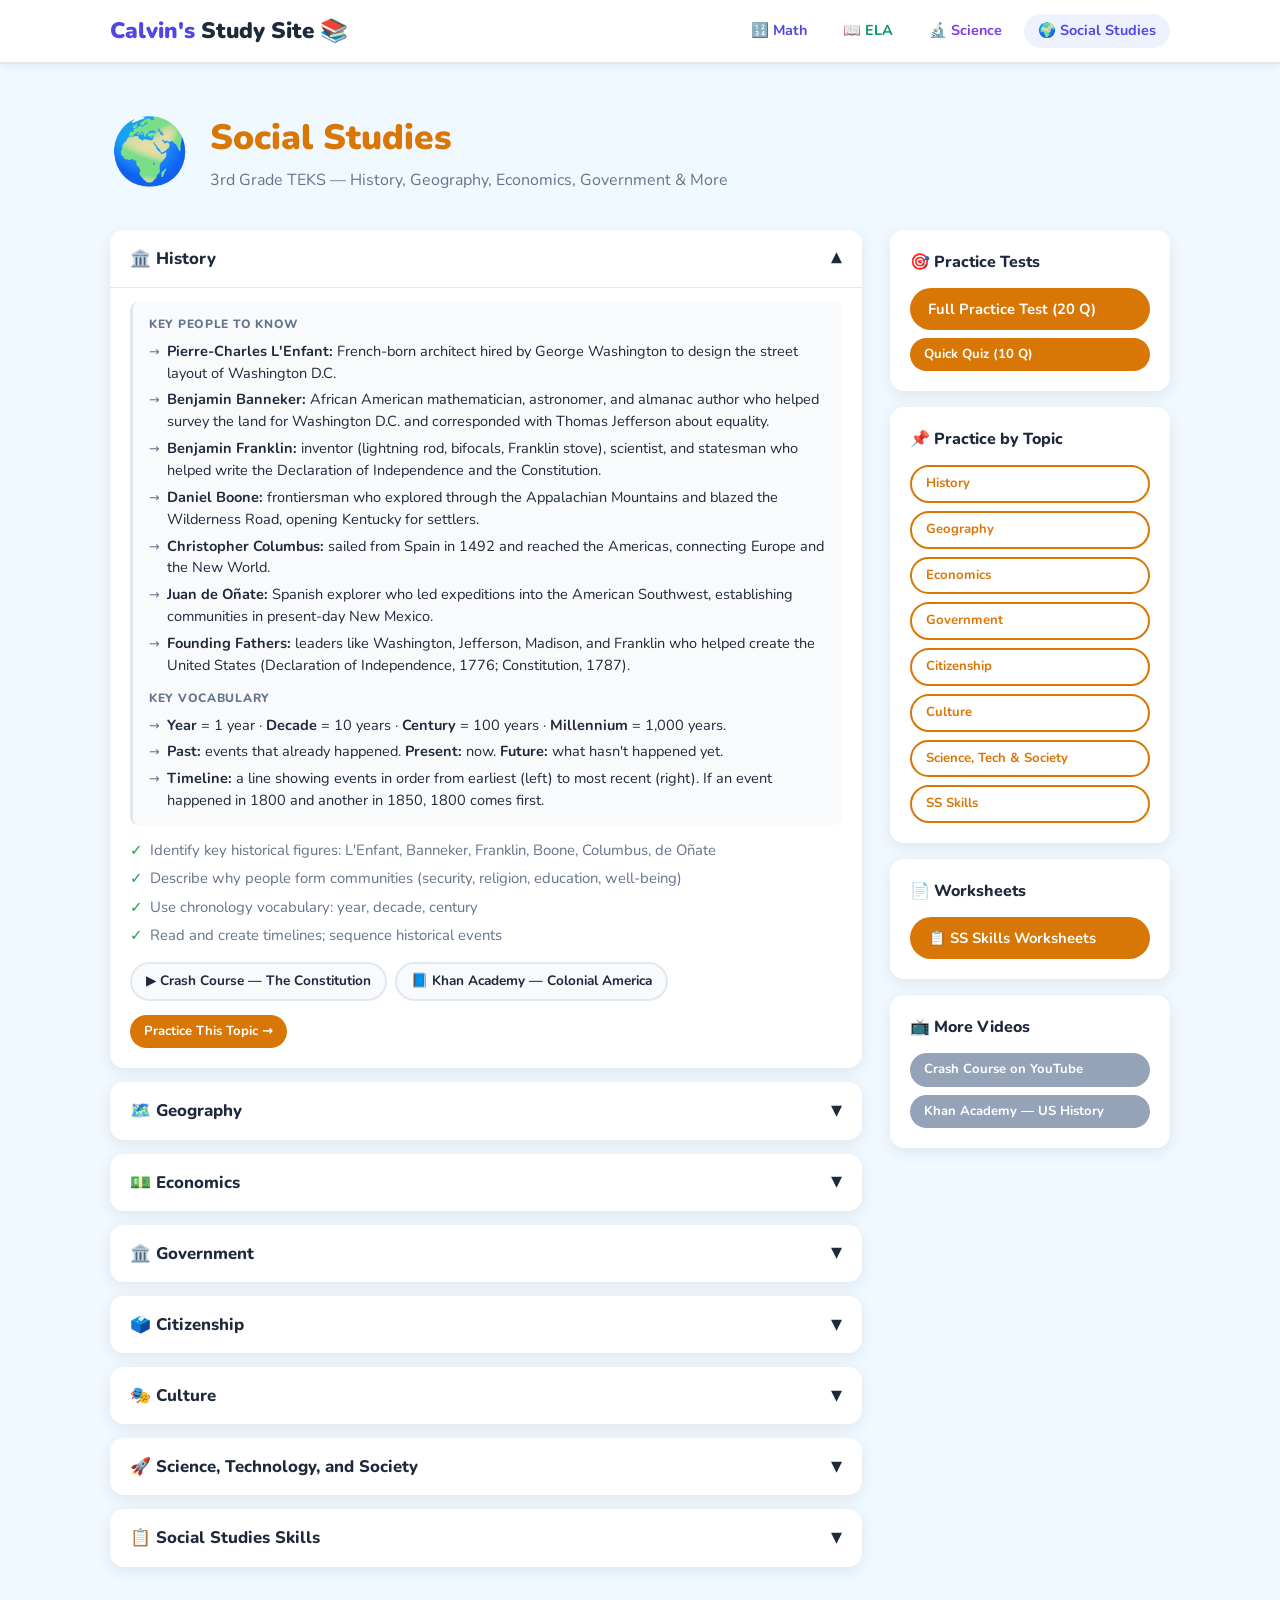
<file: social-studies.html>
<!DOCTYPE html>
<html lang="en">
<head>
  <meta charset="UTF-8" />
  <meta name="viewport" content="width=device-width, initial-scale=1.0" />
  <title>Social Studies — Calvin's Study Site</title>
  <link rel="stylesheet" href="css/style.css" />
</head>
<body>

  <header class="site-header">
    <div class="container">
      <a href="index.html" class="site-logo">Calvin's <span>Study Site</span> 📚</a>
      <nav class="nav-links">
        <a href="math.html"           class="nav-link math">🔢 Math</a>
        <a href="ela.html"            class="nav-link ela">📖 ELA</a>
        <a href="science.html"        class="nav-link sci">🔬 Science</a>
        <a href="social-studies.html" class="nav-link ss active">🌍 Social Studies</a>
      </nav>
    </div>
  </header>

  <main class="container">

    <div class="subject-hero">
      <div class="big-icon">🌍</div>
      <div>
        <h1 style="color: var(--ss);">Social Studies</h1>
        <p>3rd Grade TEKS — History, Geography, Economics, Government &amp; More</p>
      </div>
    </div>

    <div class="subject-layout">

      <div class="topic-list">

        <!-- History -->
        <div class="topic-card open">
          <div class="topic-header" onclick="toggleTopic(this)">
            <span>🏛️ History</span>
            <span class="chevron">▼</span>
          </div>
          <div class="topic-body">

            <div class="study-notes">
              <h4>Key People to Know</h4>
              <ul>
                <li><strong>Pierre-Charles L'Enfant:</strong> French-born architect hired by George Washington to design the street layout of Washington D.C.</li>
                <li><strong>Benjamin Banneker:</strong> African American mathematician, astronomer, and almanac author who helped survey the land for Washington D.C. and corresponded with Thomas Jefferson about equality.</li>
                <li><strong>Benjamin Franklin:</strong> inventor (lightning rod, bifocals, Franklin stove), scientist, and statesman who helped write the Declaration of Independence and the Constitution.</li>
                <li><strong>Daniel Boone:</strong> frontiersman who explored through the Appalachian Mountains and blazed the Wilderness Road, opening Kentucky for settlers.</li>
                <li><strong>Christopher Columbus:</strong> sailed from Spain in 1492 and reached the Americas, connecting Europe and the New World.</li>
                <li><strong>Juan de Oñate:</strong> Spanish explorer who led expeditions into the American Southwest, establishing communities in present-day New Mexico.</li>
                <li><strong>Founding Fathers:</strong> leaders like Washington, Jefferson, Madison, and Franklin who helped create the United States (Declaration of Independence, 1776; Constitution, 1787).</li>
              </ul>
              <h4 style="margin-top:12px;">Key Vocabulary</h4>
              <ul>
                <li><strong>Year</strong> = 1 year · <strong>Decade</strong> = 10 years · <strong>Century</strong> = 100 years · <strong>Millennium</strong> = 1,000 years.</li>
                <li><strong>Past:</strong> events that already happened. <strong>Present:</strong> now. <strong>Future:</strong> what hasn't happened yet.</li>
                <li><strong>Timeline:</strong> a line showing events in order from earliest (left) to most recent (right). If an event happened in 1800 and another in 1850, 1800 comes first.</li>
              </ul>
            </div>

            <ul class="topic-skills">
              <li>Identify key historical figures: L'Enfant, Banneker, Franklin, Boone, Columbus, de Oñate</li>
              <li>Describe why people form communities (security, religion, education, well-being)</li>
              <li>Use chronology vocabulary: year, decade, century</li>
              <li>Read and create timelines; sequence historical events</li>
            </ul>
            <div class="resource-links">
              <a href="https://www.youtube.com/watch?v=bO7FQsCcbD8" class="resource-link" target="_blank">▶ Crash Course — The Constitution</a>
              <a href="https://www.khanacademy.org/humanities/us-history/colonial-america" class="resource-link" target="_blank">📘 Khan Academy — Colonial America</a>
            </div>
            <a href="quiz.html?subject=social-studies&topic=History" class="btn btn-ss btn-sm topic-quiz-btn">Practice This Topic →</a>
          </div>
        </div>

        <!-- Geography -->
        <div class="topic-card">
          <div class="topic-header" onclick="toggleTopic(this)">
            <span>🗺️ Geography</span>
            <span class="chevron">▼</span>
          </div>
          <div class="topic-body">

            <div class="study-notes">
              <h4>Key Concepts</h4>
              <ul>
                <li><strong>Cardinal directions:</strong> North · South · East · West. On a map, North is usually up.</li>
                <li><strong>Intermediate directions:</strong> between two cardinal directions: Northeast (NE) · Northwest (NW) · Southeast (SE) · Southwest (SW).</li>
                <li><strong>Map elements to know:</strong> Title (what the map shows) · Compass rose (shows directions) · Legend/Key (explains symbols) · Scale (shows distances) · Grid (helps find locations).</li>
                <li><strong>Map scale:</strong> if 1 inch = 100 miles, then 3 inches on the map = 300 real miles. Multiply the map distance by the scale to find real distance.</li>
                <li><strong>Adapt vs. Modify:</strong> People <em>adapt</em> by changing how they live to fit the environment (building thick-walled homes in a desert). People <em>modify</em> by changing the environment itself (cutting down a forest to build a city).</li>
                <li><strong>Physical processes</strong> shape the land: volcanoes (build mountains) · earthquakes (crack and shift land) · erosion (wind/water wear away rock) · hurricanes (erode coastlines).</li>
                <li><strong>Landforms:</strong> mountains · hills · valleys · plains · plateaus · canyons · deltas (fan-shaped deposit at a river mouth) · peninsulas (land surrounded by water on 3 sides).</li>
              </ul>
            </div>

            <ul class="topic-skills">
              <li>Identify physical features: climate, landforms, natural resources, natural hazards</li>
              <li>Explain how people adapt to or modify their environment</li>
              <li>Use cardinal and intermediate directions</li>
              <li>Use a map scale to calculate distance</li>
              <li>Read map elements: title, compass rose, legend, scale, grid</li>
            </ul>
            <div class="resource-links">
              <a href="https://www.khanacademy.org/humanities/ap-us-history/period-1/apush-new-world-beginnings/a/what-is-geography" class="resource-link" target="_blank">📘 Khan Academy — Geography</a>
            </div>
            <a href="quiz.html?subject=social-studies&topic=Geography" class="btn btn-ss btn-sm topic-quiz-btn">Practice This Topic →</a>
          </div>
        </div>

        <!-- Economics -->
        <div class="topic-card">
          <div class="topic-header" onclick="toggleTopic(this)">
            <span>💵 Economics</span>
            <span class="chevron">▼</span>
          </div>
          <div class="topic-body">

            <div class="study-notes">
              <h4>Key Concepts</h4>
              <ul>
                <li><strong>Scarcity:</strong> not enough resources to meet everyone's wants and needs. Scarcity forces people to make choices about how to use what they have.</li>
                <li><strong>Supply and demand:</strong> <em>Supply</em> = how much of something is available. <em>Demand</em> = how much people want it. When supply drops and demand stays the same → prices go up. When supply is high → prices go down.</li>
                <li><strong>Profit = Selling Price − Cost of Production.</strong> If Terrell sells a chair for $50 but wood costs $20, profit = $30. If wood doubles to $40, profit is now only $10.</li>
                <li><strong>Budget:</strong> a plan for money. Divide income into: spending + saving + donating. Example: earn $20 → spend $10, save $7, donate $3.</li>
                <li><strong>Free enterprise:</strong> the U.S. economic system where people are free to start businesses, choose jobs, and make their own economic decisions.</li>
                <li><strong>Key business entrepreneurs:</strong> Henry Ford (assembly line, automobiles) · Sam Walton (Walmart) · Milton Hershey (Hershey's chocolate) · Mary Kay Ash (cosmetics company).</li>
              </ul>
            </div>

            <div class="video-section">
              <h4>Watch &amp; Learn</h4>
              <div class="video-grid">
                <div class="video-item">
                  <div class="video-wrap">
                    <iframe src="https://www.youtube.com/embed/g9aDizJpd_s" loading="lazy"
                      allow="accelerometer; autoplay; clipboard-write; encrypted-media; gyroscope; picture-in-picture" allowfullscreen></iframe>
                  </div>
                  <div class="video-label">Crash Course Economics — Supply &amp; Demand</div>
                </div>
              </div>
            </div>

            <ul class="topic-skills">
              <li>Identify ways of earning, spending, saving, and donating money</li>
              <li>Create a simple budget</li>
              <li>Define scarcity — not enough resources to meet all wants</li>
              <li>Explain supply and demand — when supply drops, prices rise</li>
              <li>Understand how production costs affect profit</li>
              <li>Identify business entrepreneurs: Henry Ford, Sam Walton, Milton Hershey</li>
            </ul>
            <a href="quiz.html?subject=social-studies&topic=Economics" class="btn btn-ss btn-sm topic-quiz-btn">Practice This Topic →</a>
          </div>
        </div>

        <!-- Government -->
        <div class="topic-card">
          <div class="topic-header" onclick="toggleTopic(this)">
            <span>🏛️ Government</span>
            <span class="chevron">▼</span>
          </div>
          <div class="topic-body">

            <div class="study-notes">
              <h4>Key Concepts</h4>
              <ul>
                <li><strong>Levels of government:</strong> Local (city/county) → State (Texas) → National (U.S.). Each level handles different services and laws.</li>
                <li><strong>Local government services:</strong> parks, local police, fire departments, local roads, public libraries, public schools.</li>
                <li><strong>How government officials are chosen:</strong> most are elected by citizens through voting. Judges may be appointed.</li>
                <li><strong>How government services are paid for:</strong> TAXES — money collected from citizens and businesses. You pay taxes when you earn money (income tax) or buy things (sales tax).</li>
                <li><strong>Declaration of Independence (1776):</strong> explained why the colonies wanted to be free from Britain. Written mainly by Thomas Jefferson.</li>
                <li><strong>U.S. Constitution (1787):</strong> the supreme law of the land. Sets up the three branches: Legislative (Congress, makes laws) · Executive (President, enforces laws) · Judicial (Supreme Court, interprets laws).</li>
                <li><strong>Bill of Rights:</strong> the first 10 amendments to the Constitution. Protects freedoms like speech, religion, the press, and peaceful assembly.</li>
                <li><strong>"Consent of the governed":</strong> the idea that a government's authority comes from the approval of the people it governs. The people have the power, and they give some of it to the government.</li>
              </ul>
            </div>

            <ul class="topic-skills">
              <li>Describe local, state, and national government structure</li>
              <li>Identify how government officials are chosen (elections)</li>
              <li>Explain how government services are financed (taxes)</li>
              <li>Know the purpose of the Declaration of Independence and U.S. Constitution</li>
              <li>Understand the Bill of Rights and "consent of the governed"</li>
            </ul>
            <div class="resource-links">
              <a href="https://www.khanacademy.org/humanities/us-government-and-civics" class="resource-link" target="_blank">📘 Khan Academy — U.S. Government</a>
            </div>
            <a href="quiz.html?subject=social-studies&topic=Government" class="btn btn-ss btn-sm topic-quiz-btn">Practice This Topic →</a>
          </div>
        </div>

        <!-- Citizenship -->
        <div class="topic-card">
          <div class="topic-header" onclick="toggleTopic(this)">
            <span>🗳️ Citizenship</span>
            <span class="chevron">▼</span>
          </div>
          <div class="topic-body">

            <div class="study-notes">
              <h4>Key Concepts</h4>
              <ul>
                <li><strong>Good citizenship traits:</strong> truthfulness · justice · equality · respect for yourself and others · responsibility · participation in government.</li>
                <li><strong>Civic responsibilities:</strong> vote (choose your leaders) · obey laws · pay taxes · serve on a jury · volunteer in your community.</li>
                <li><strong>Ruby Bridges (1960):</strong> at age 6, became the first Black child to attend an all-white elementary school in New Orleans, courageously advancing the civil rights movement.</li>
                <li><strong>Clara Barton:</strong> provided medical care to Civil War soldiers; founded the American Red Cross in 1881.</li>
                <li><strong>Helen Keller:</strong> became deaf and blind as an infant; overcame her disabilities to become an author and world-famous advocate for people with disabilities.</li>
                <li><strong>The Red Cross:</strong> a nonprofit organization that provides disaster relief (shelters, food, supplies), helps during emergencies, and supports blood drives.</li>
              </ul>
            </div>

            <ul class="topic-skills">
              <li>Identify characteristics of good citizenship</li>
              <li>Know civic heroes: Helen Keller, Clara Barton, Ruby Bridges</li>
              <li>Identify civic responsibilities: obeying laws, voting, jury duty, volunteering</li>
              <li>Understand how nonprofits like the Red Cross serve communities</li>
            </ul>
            <a href="quiz.html?subject=social-studies&topic=Citizenship" class="btn btn-ss btn-sm topic-quiz-btn">Practice This Topic →</a>
          </div>
        </div>

        <!-- Culture -->
        <div class="topic-card">
          <div class="topic-header" onclick="toggleTopic(this)">
            <span>🎭 Culture</span>
            <span class="chevron">▼</span>
          </div>
          <div class="topic-body">

            <div class="study-notes">
              <h4>Key People to Know</h4>
              <ul>
                <li><strong>Ellen Ochoa:</strong> first Hispanic American woman to travel to space (1993). Later became Director of the Johnson Space Center.</li>
                <li><strong>Harriet Tubman:</strong> escaped slavery and returned south ~13 times to guide approximately 70 enslaved people to freedom via the Underground Railroad. Called "Moses."</li>
                <li><strong>Juliette Gordon Low:</strong> founded the Girl Scouts of the USA in 1912 in Savannah, Georgia. Believed every girl deserved a chance to reach her potential.</li>
                <li><strong>Todd Beamer:</strong> passenger on United Flight 93 on September 11, 2001. Led passengers to resist the hijackers; known for the words "Let's roll."</li>
                <li><strong>James A. Lovell:</strong> NASA astronaut. Flew on Gemini 7, Gemini 12, Apollo 8 (first humans to orbit the Moon), and commanded the ill-fated Apollo 13.</li>
                <li><strong>Hector P. Garcia:</strong> Mexican American physician and civil rights activist; founded the American G.I. Forum to help Hispanic veterans receive equal benefits.</li>
                <li><strong>Writers and artists:</strong> Laura Ingalls Wilder (Little House on the Prairie books) · Phillis Wheatley (first African American published poet) · Carmen Lomas Garza (paintings of Mexican American family life) · Kadir Nelson (children's book illustrator).</li>
              </ul>
            </div>

            <ul class="topic-skills">
              <li>Explain the significance of cultural celebrations in different communities</li>
              <li>Know heroes: Ellen Ochoa, Harriet Tubman, Juliette Gordon Low, Todd Beamer, Hector P. Garcia</li>
              <li>Identify key writers and artists and their contributions</li>
            </ul>
            <a href="quiz.html?subject=social-studies&topic=Culture" class="btn btn-ss btn-sm topic-quiz-btn">Practice This Topic →</a>
          </div>
        </div>

        <!-- Science, Technology, and Society -->
        <div class="topic-card">
          <div class="topic-header" onclick="toggleTopic(this)">
            <span>🚀 Science, Technology, and Society</span>
            <span class="chevron">▼</span>
          </div>
          <div class="topic-body">

            <div class="study-notes">
              <h4>Key Scientists &amp; Inventors</h4>
              <ul>
                <li><strong>Jonas Salk:</strong> developed the polio vaccine in 1955. Polio was a terrifying disease that paralyzed thousands of children each year. Salk's vaccine nearly eliminated it.</li>
                <li><strong>Maria Mitchell (1818–1889):</strong> American astronomer who discovered a comet in 1847 and became the first professional female astronomer in the United States. She later became a college professor.</li>
                <li><strong>Louis Pasteur:</strong> French scientist who discovered that germs cause disease and invented <em>pasteurization</em> — heating liquids (like milk) to kill harmful bacteria, making food much safer to eat and drink.</li>
                <li><strong>Bill Gates:</strong> co-founded Microsoft and helped develop software that made personal computers accessible to millions of people worldwide.</li>
                <li><strong>Cyrus McCormick:</strong> invented the mechanical reaper (1831), a machine that harvested grain much faster than by hand, transforming farming.</li>
              </ul>
              <h4 style="margin-top:10px;">Impact on Communities</h4>
              <ul>
                <li>Medical vaccines → diseases that once killed millions (smallpox, polio) are now rare or eliminated → people live longer, healthier lives.</li>
                <li>Pasteurization → safe milk and food products → fewer deaths from foodborne illness.</li>
                <li>Computers → communication, education, business, and medicine have all been transformed.</li>
              </ul>
            </div>

            <ul class="topic-skills">
              <li>Identify scientists and inventors: Jonas Salk, Maria Mitchell, Louis Pasteur, Bill Gates</li>
              <li>Explain the impact of medical vaccines on communities</li>
              <li>Explain how pasteurization made food safer</li>
              <li>Understand how computers have transformed communities</li>
            </ul>
            <a href="quiz.html?subject=social-studies&topic=Science%2C+Technology%2C+and+Society" class="btn btn-ss btn-sm topic-quiz-btn">Practice This Topic →</a>
          </div>
        </div>

        <!-- Social Studies Skills -->
        <div class="topic-card">
          <div class="topic-header" onclick="toggleTopic(this)">
            <span>📋 Social Studies Skills</span>
            <span class="chevron">▼</span>
          </div>
          <div class="topic-body">

            <div class="study-notes">
              <h4>Key Concepts</h4>
              <ul>
                <li><strong>Fact vs. Opinion:</strong> a <em>fact</em> can be proven true or false ("Texas became a state in 1845"). An <em>opinion</em> is a personal belief or feeling ("Texas is the best state").</li>
                <li><strong>Cause and effect:</strong> cause = why something happened · effect = what happened. "Heavy rain (cause) caused flooding (effect)."</li>
                <li><strong>Using a book:</strong> <em>Table of Contents</em> = chapters in order at the front. <em>Index</em> = alphabetical list of topics at the back with page numbers. <em>Glossary</em> = definitions of key terms at the back.</li>
                <li><strong>Primary vs. Secondary sources:</strong> Primary = firsthand account (diary, photo, speech). Secondary = written by someone who wasn't there (textbook, encyclopedia, documentary).</li>
                <li><strong>Reading a timeline:</strong> earlier dates = further left. Later dates = further right. Find the distance between events by subtracting years.</li>
                <li><strong>Reading a graph:</strong> bar graph = compare categories. Line graph = show change over time. Pie chart = show parts of a whole.</li>
              </ul>
            </div>

            <ul class="topic-skills">
              <li>Research using print, oral, visual, and internet resources</li>
              <li>Identify main idea, fact vs. opinion, cause and effect, compare and contrast</li>
              <li>Use book parts: table of contents, glossary, index</li>
              <li>Read and interpret graphs, charts, tables, timelines, and maps</li>
              <li>Distinguish primary sources from secondary sources</li>
            </ul>
            <a href="quiz.html?subject=social-studies&topic=Social+Studies+Skills" class="btn btn-ss btn-sm topic-quiz-btn">Practice This Topic →</a>
          </div>
        </div>

      </div><!-- /.topic-list -->

      <!-- Sidebar -->
      <aside class="sidebar">
        <div class="sidebar-card">
          <h3>🎯 Practice Tests</h3>
          <div class="sidebar-btn-list">
            <a href="quiz.html?subject=social-studies&topic=all&count=20" class="btn btn-ss">Full Practice Test (20 Q)</a>
            <a href="quiz.html?subject=social-studies&topic=all&count=10" class="btn btn-ss btn-sm">Quick Quiz (10 Q)</a>
          </div>
        </div>
        <div class="sidebar-card">
          <h3>📌 Practice by Topic</h3>
          <div class="sidebar-btn-list">
            <a href="quiz.html?subject=social-studies&topic=History"    class="btn btn-outline btn-sm" style="border-color:var(--ss);color:var(--ss);">History</a>
            <a href="quiz.html?subject=social-studies&topic=Geography"  class="btn btn-outline btn-sm" style="border-color:var(--ss);color:var(--ss);">Geography</a>
            <a href="quiz.html?subject=social-studies&topic=Economics"  class="btn btn-outline btn-sm" style="border-color:var(--ss);color:var(--ss);">Economics</a>
            <a href="quiz.html?subject=social-studies&topic=Government" class="btn btn-outline btn-sm" style="border-color:var(--ss);color:var(--ss);">Government</a>
            <a href="quiz.html?subject=social-studies&topic=Citizenship" class="btn btn-outline btn-sm" style="border-color:var(--ss);color:var(--ss);">Citizenship</a>
            <a href="quiz.html?subject=social-studies&topic=Culture"    class="btn btn-outline btn-sm" style="border-color:var(--ss);color:var(--ss);">Culture</a>
            <a href="quiz.html?subject=social-studies&topic=Science%2C+Technology%2C+and+Society" class="btn btn-outline btn-sm" style="border-color:var(--ss);color:var(--ss);">Science, Tech &amp; Society</a>
            <a href="quiz.html?subject=social-studies&topic=Social+Studies+Skills" class="btn btn-outline btn-sm" style="border-color:var(--ss);color:var(--ss);">SS Skills</a>
          </div>
        </div>
        <div class="sidebar-card">
          <h3>📄 Worksheets</h3>
          <div class="sidebar-btn-list">
            <a href="ss-worksheets.html" class="btn btn-ss">📋 SS Skills Worksheets</a>
          </div>
        </div>
        <div class="sidebar-card">
          <h3>📺 More Videos</h3>
          <div class="sidebar-btn-list">
            <a href="https://www.youtube.com/@crashcourse" class="btn btn-gray btn-sm" target="_blank">Crash Course on YouTube</a>
            <a href="https://www.khanacademy.org/humanities/us-history" class="btn btn-gray btn-sm" target="_blank">Khan Academy — US History</a>
          </div>
        </div>
      </aside>

    </div>
  </main>

  <script>
    function toggleTopic(header) {
      const card = header.closest(".topic-card");
      card.classList.toggle("open");
    }
  </script>

</body>
</html>
</file>
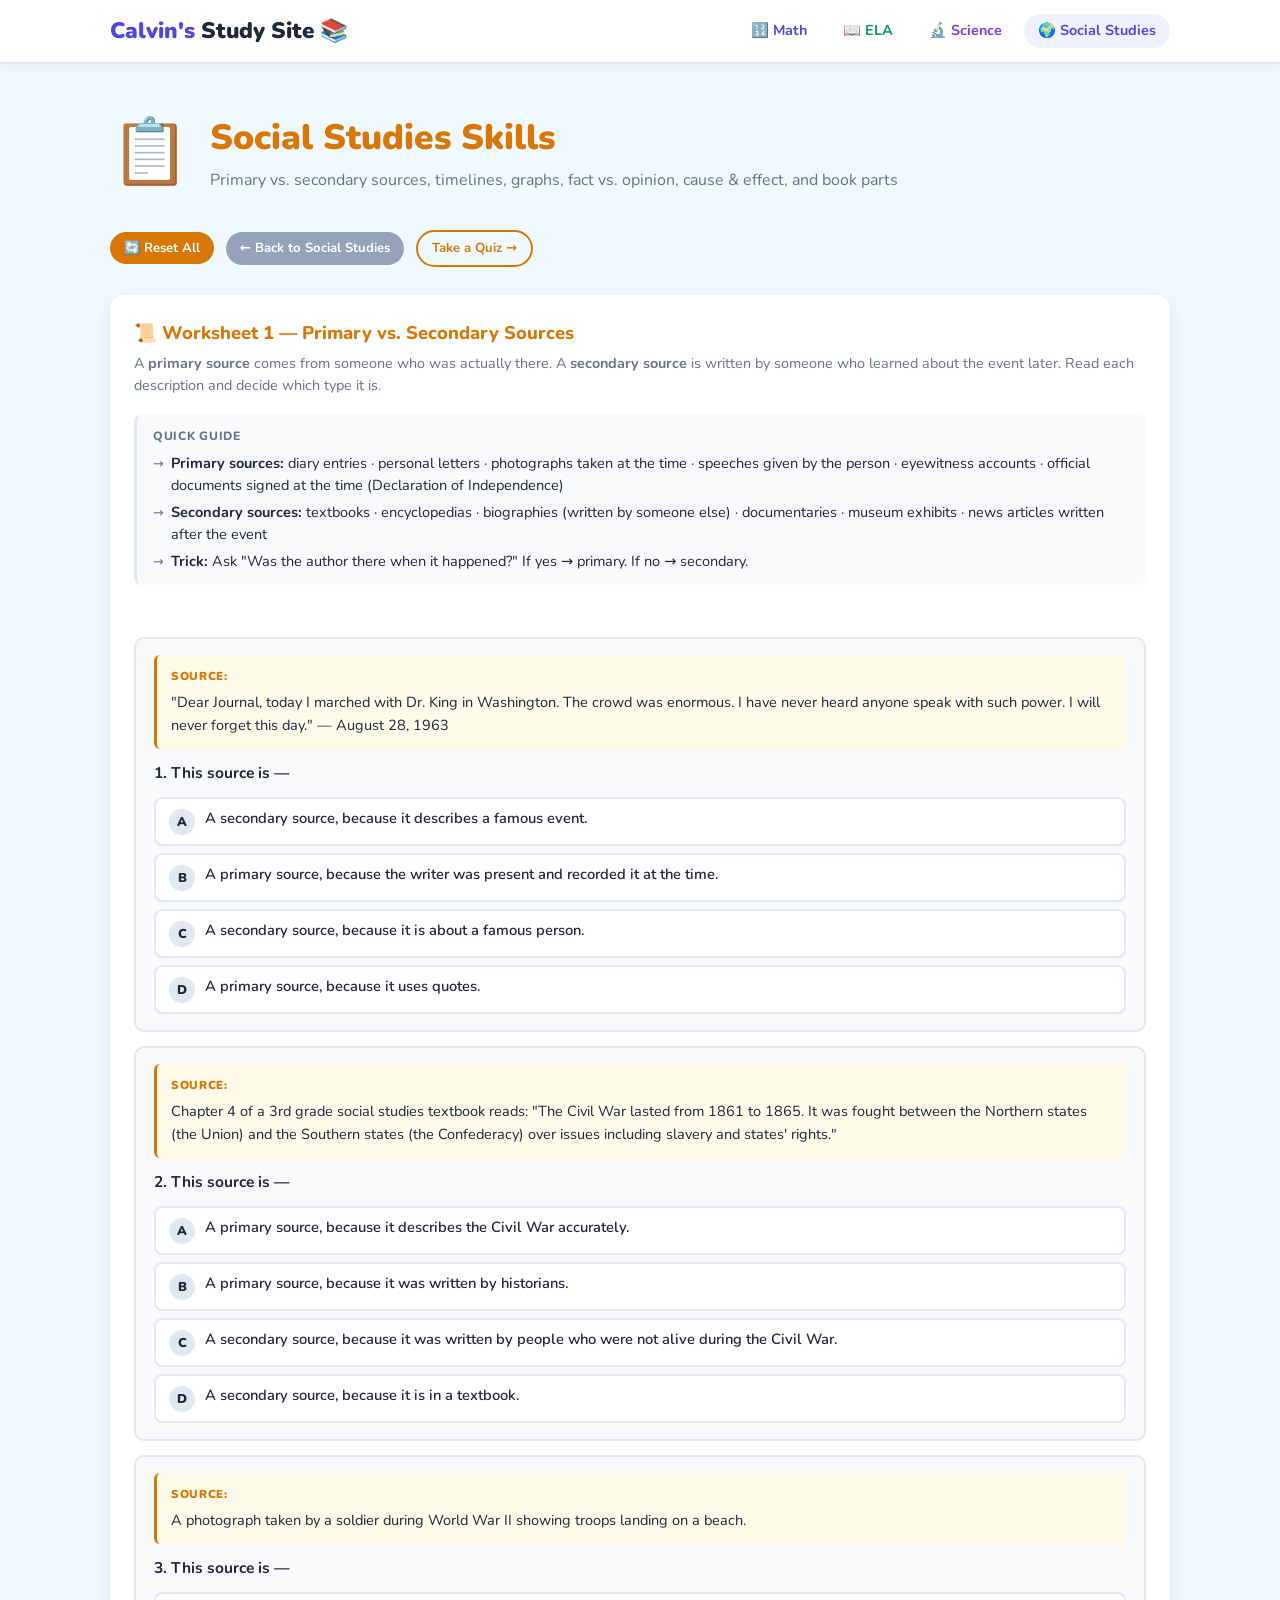
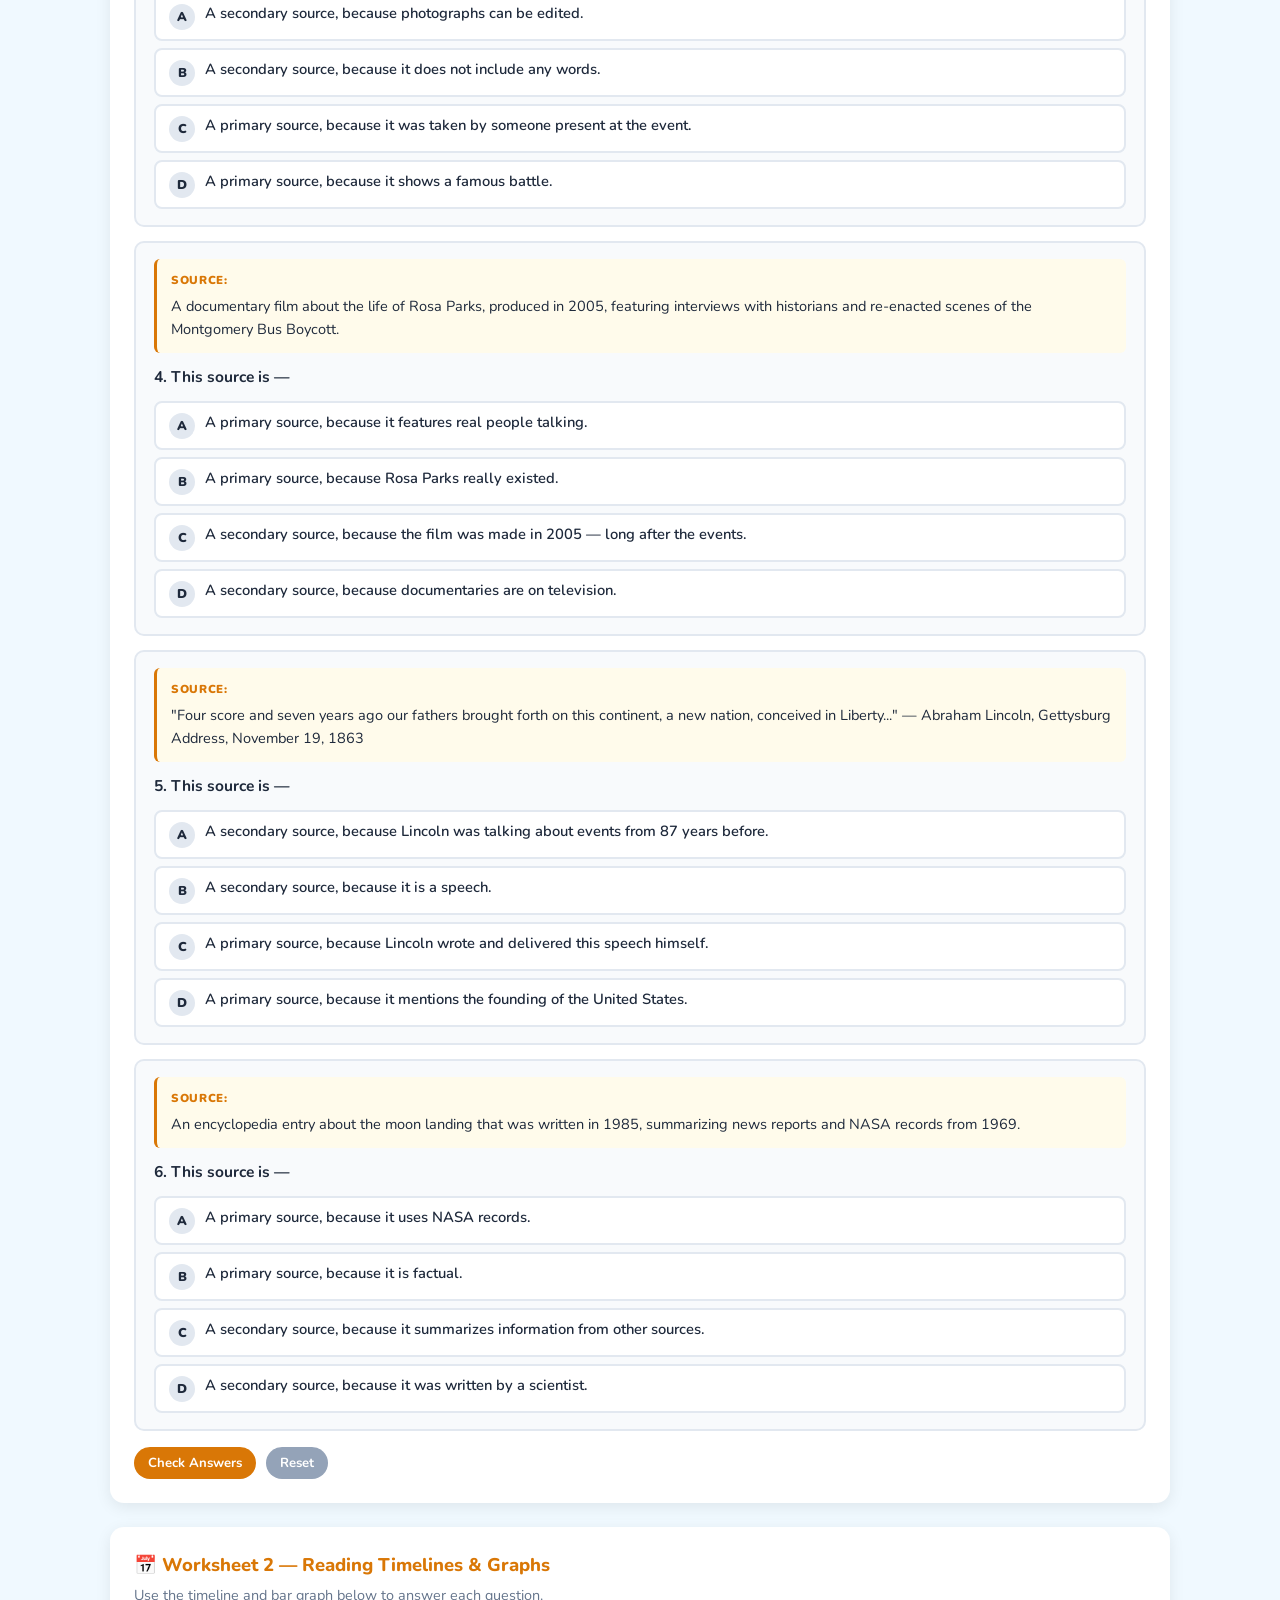
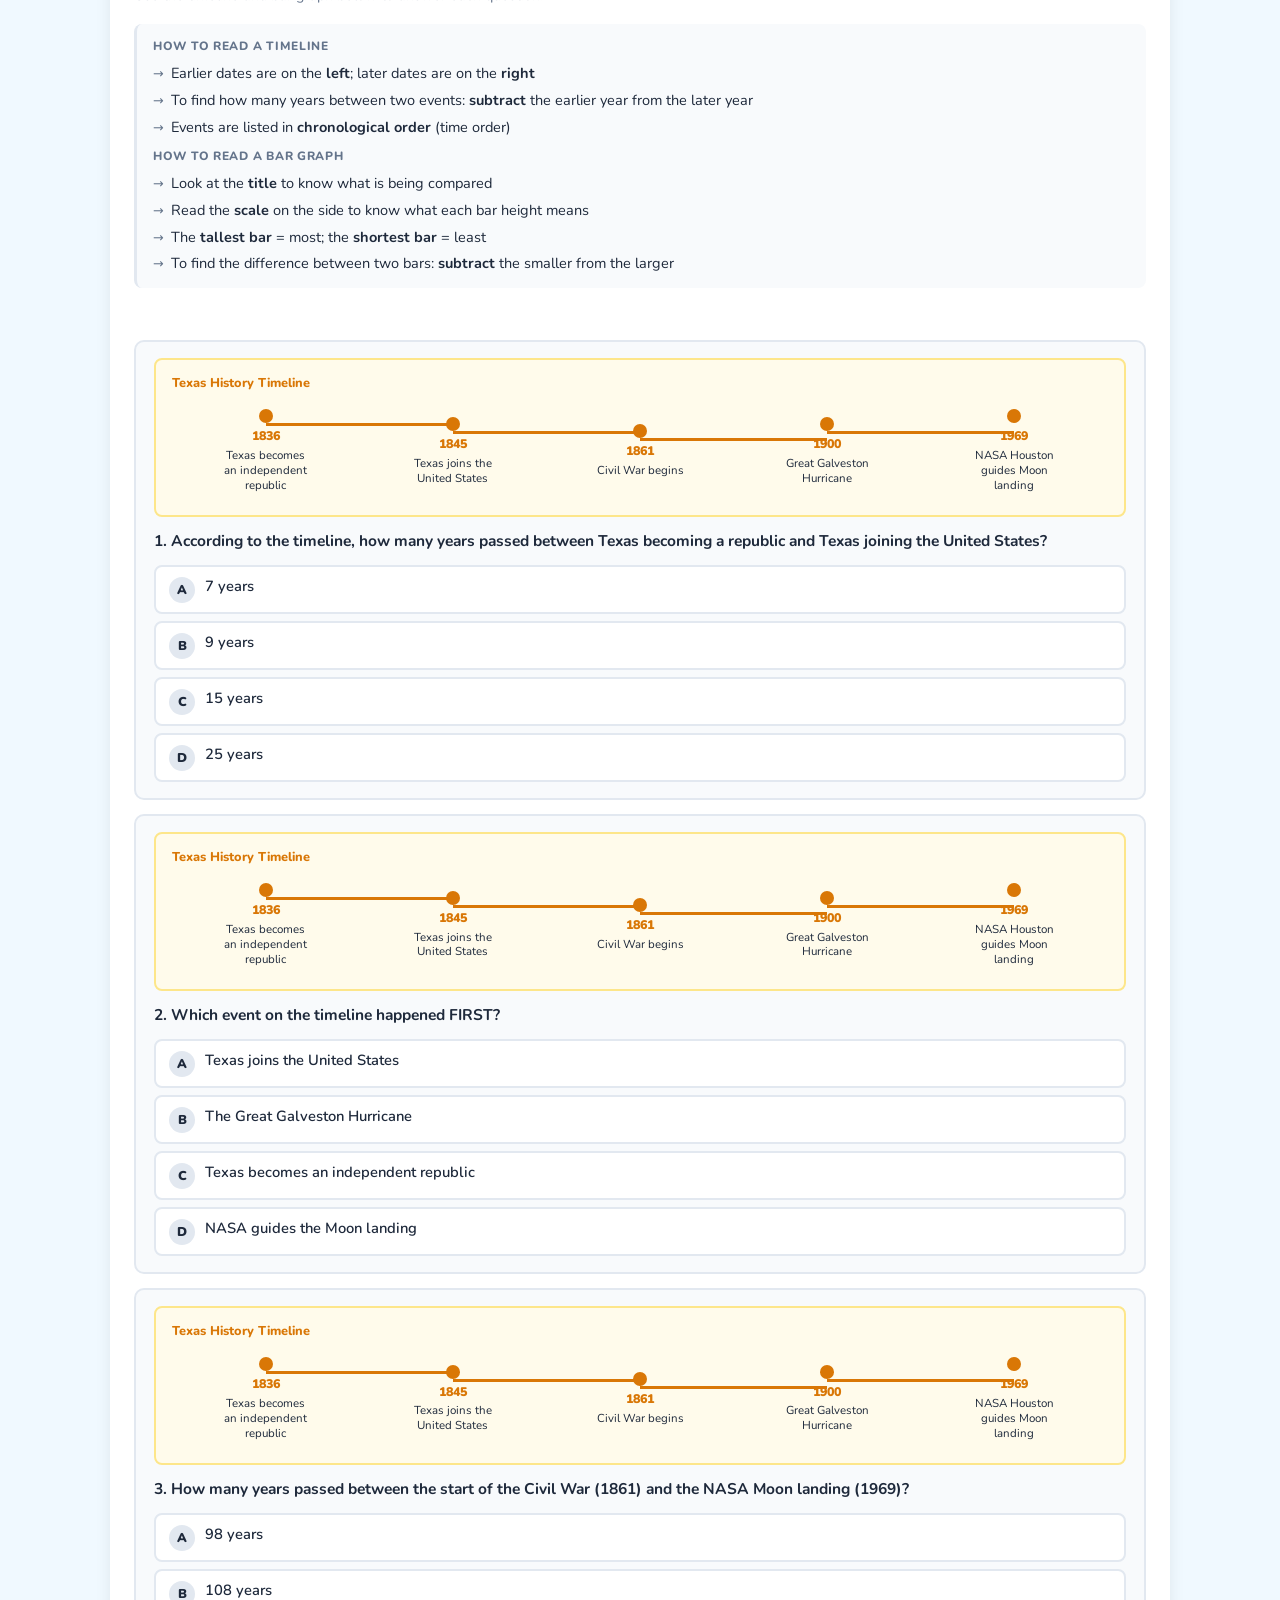
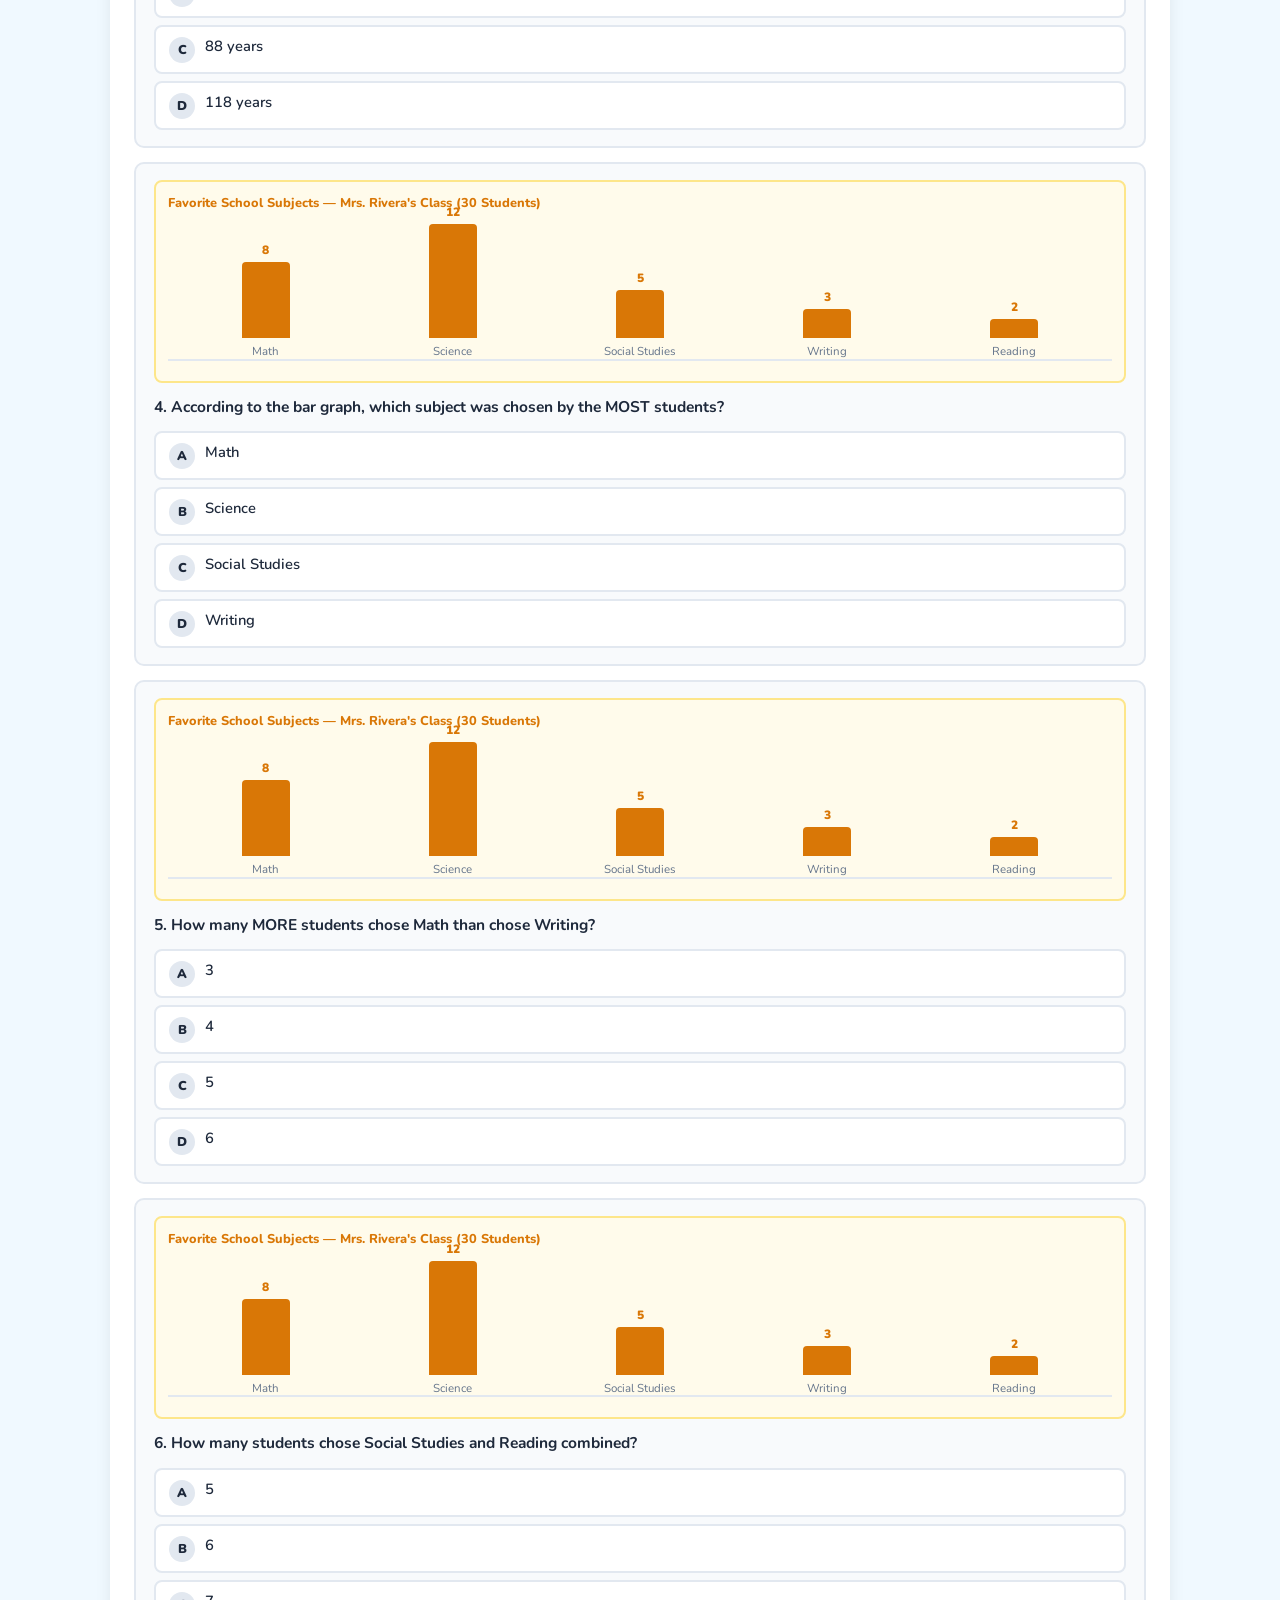
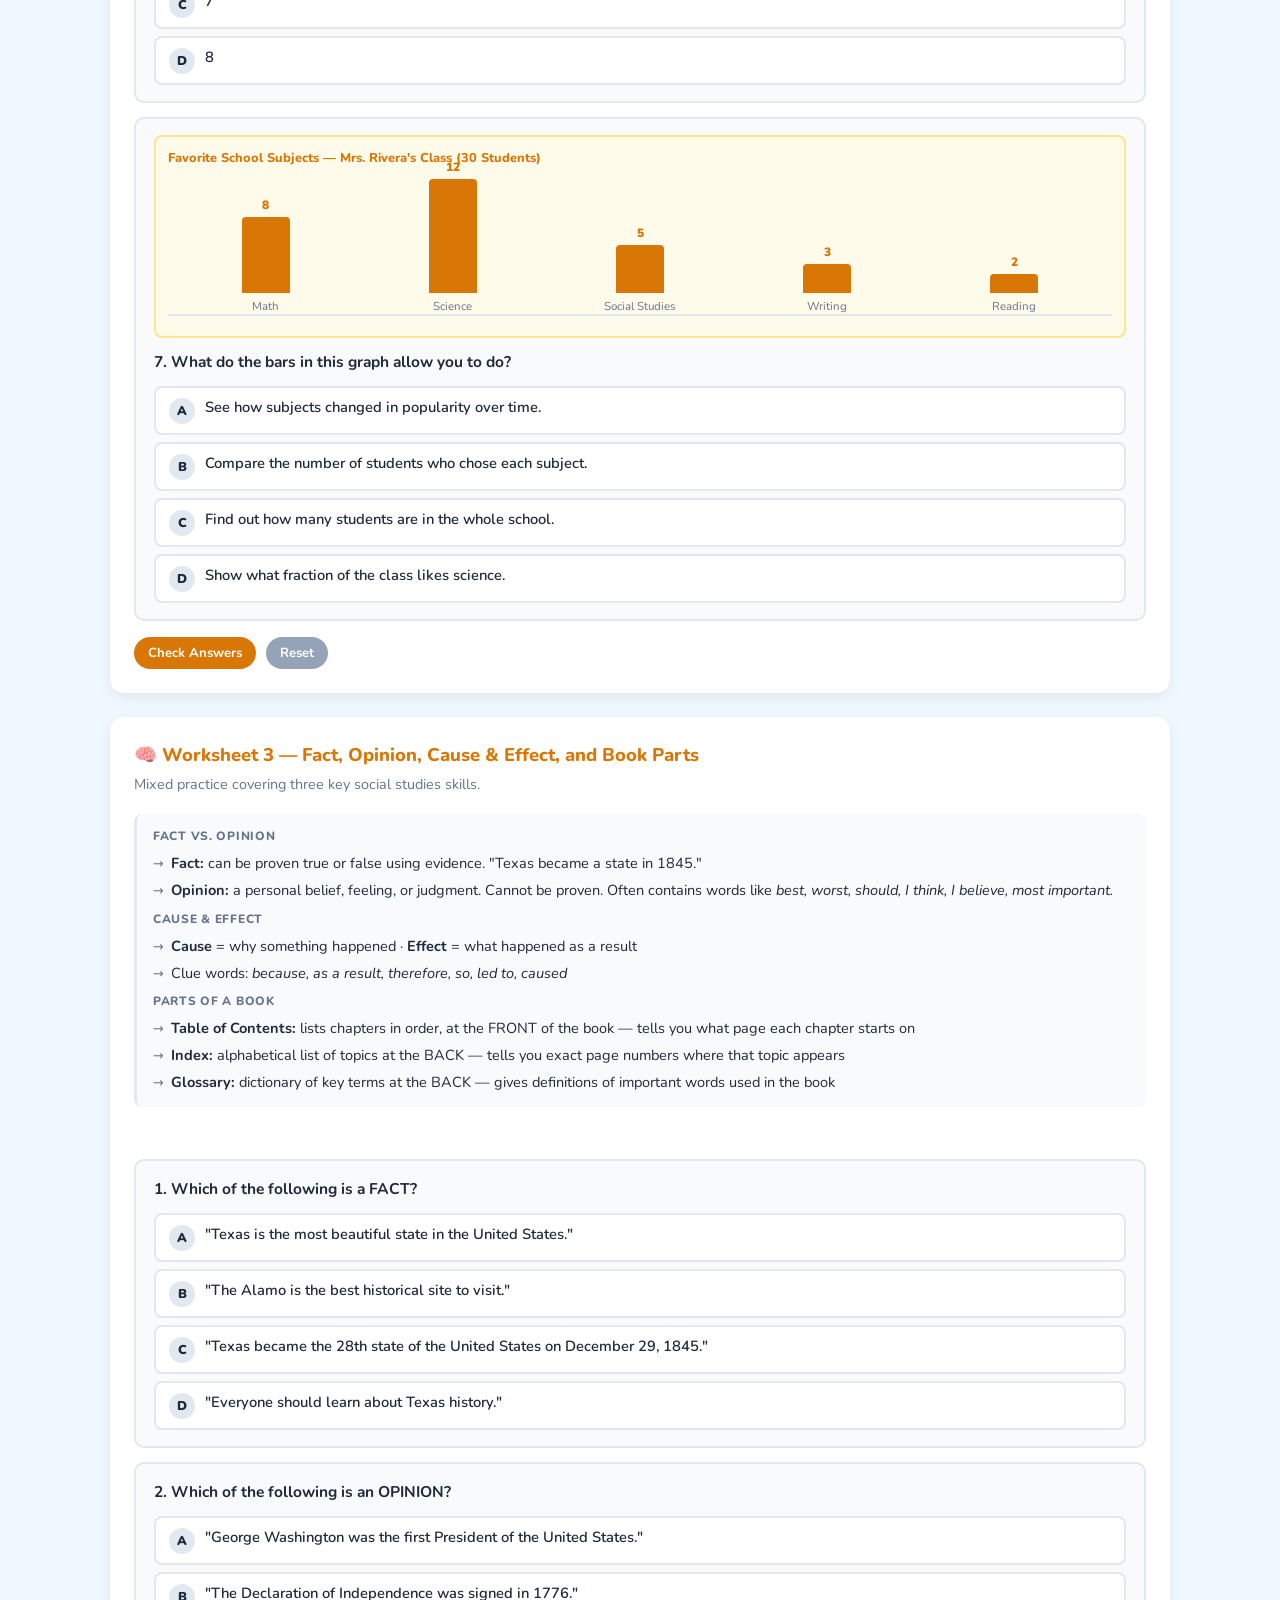
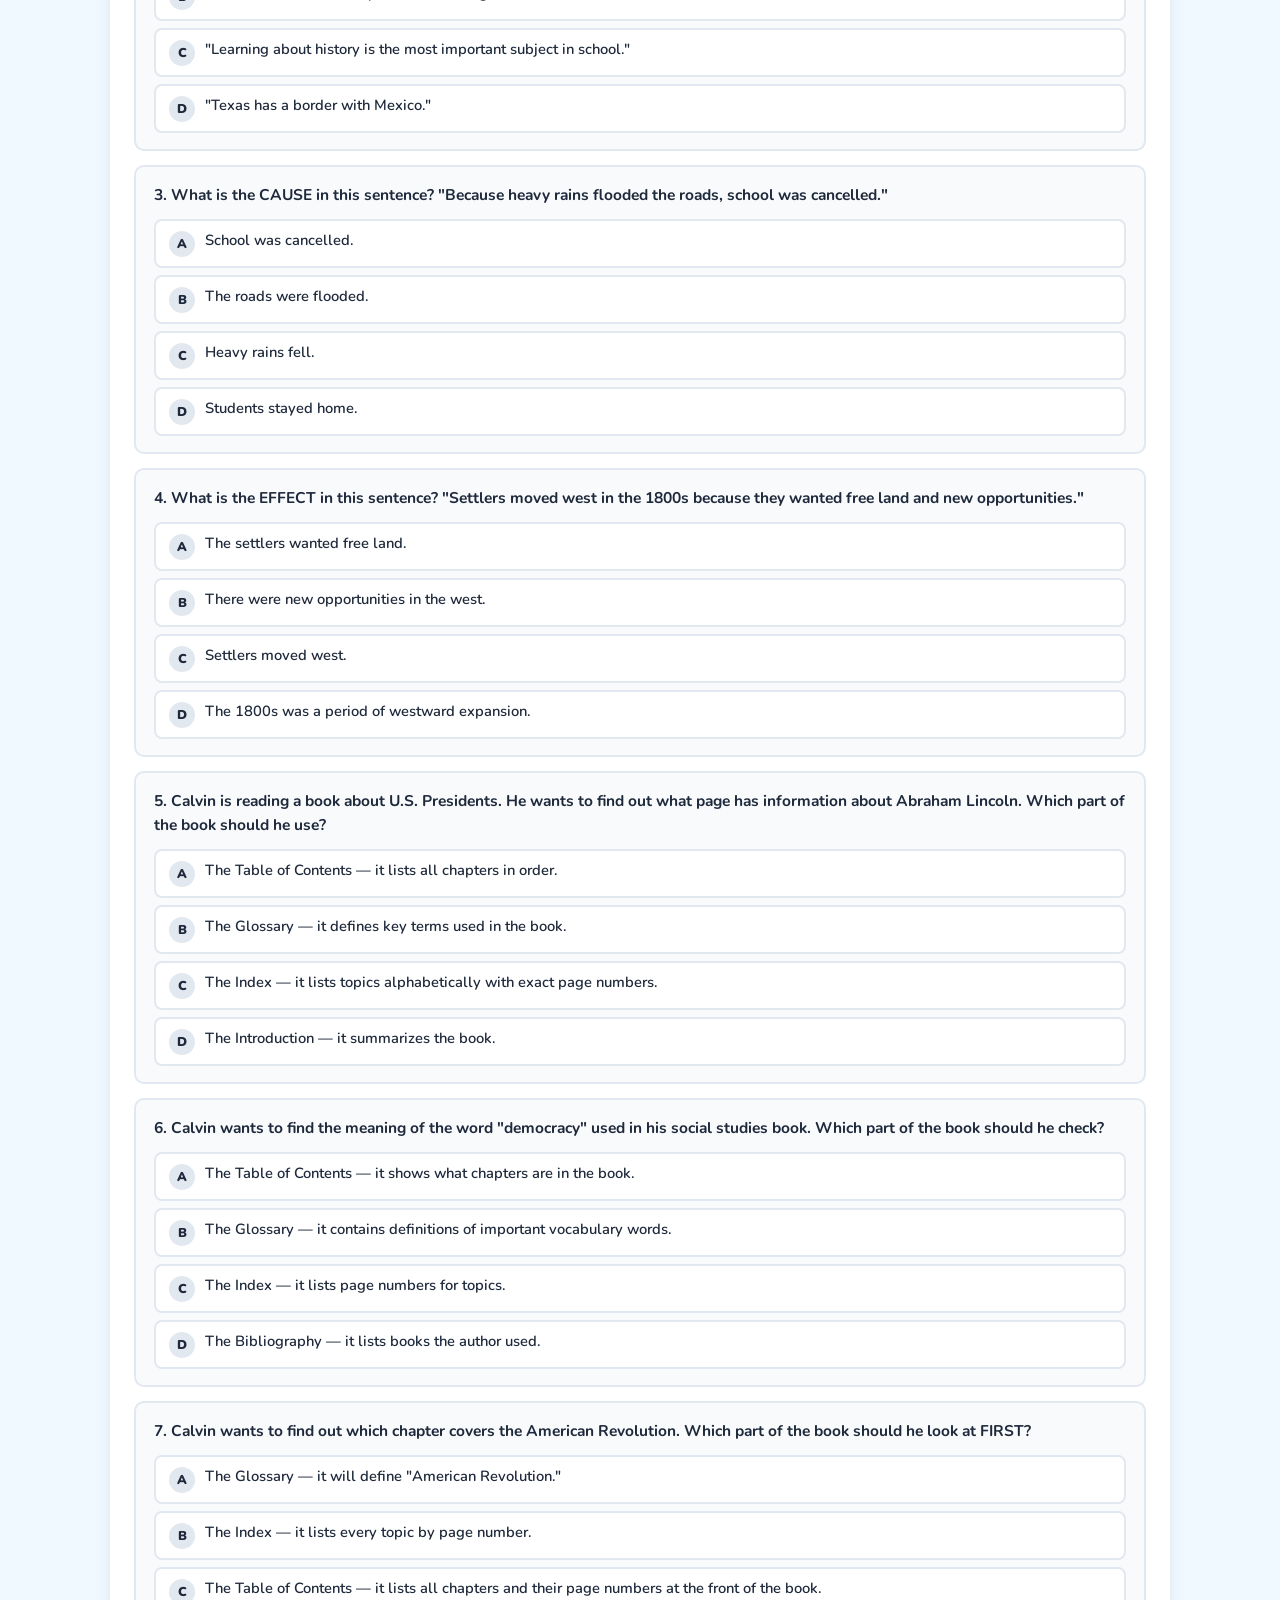
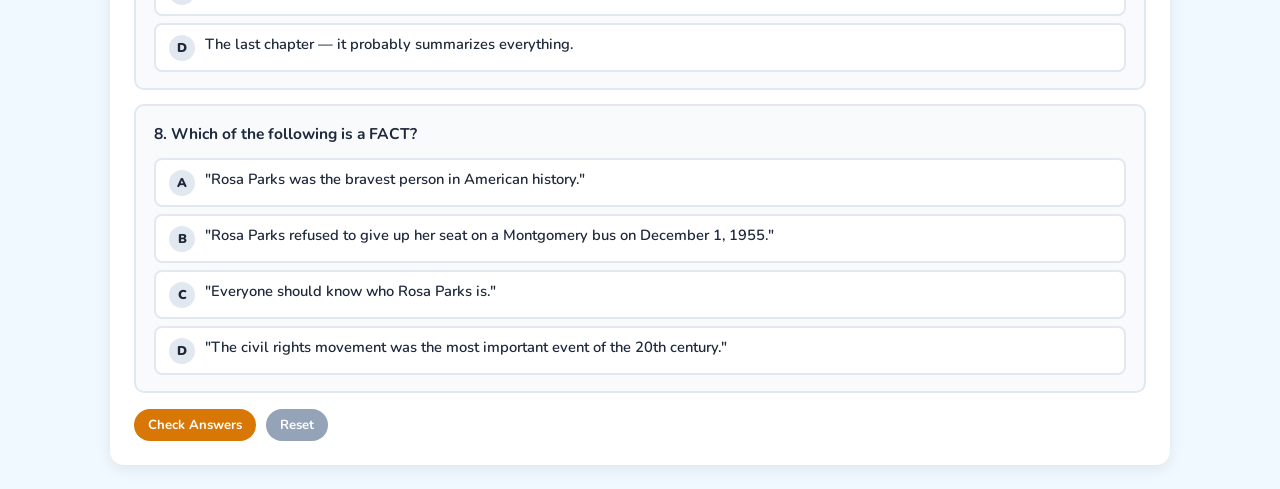
<file: ss-worksheets.html>
<!DOCTYPE html>
<html lang="en">
<head>
  <meta charset="UTF-8" />
  <meta name="viewport" content="width=device-width, initial-scale=1.0" />
  <title>Social Studies Skills Worksheets — Calvin's Study Site</title>
  <link rel="stylesheet" href="css/style.css" />
  <style>
    .ws-section {
      background: var(--card);
      border-radius: var(--radius);
      box-shadow: var(--shadow);
      padding: 24px;
      margin-bottom: 24px;
    }
    .ws-section h2 { font-size: 1.15rem; font-weight: 800; margin-bottom: 6px; color: var(--ss); }
    .ws-desc { font-size: 0.9rem; color: var(--muted); margin-bottom: 18px; }
    .ws-score { font-size: 0.9rem; font-weight: 700; color: var(--muted); margin-bottom: 14px; min-height: 20px; }
    .ws-score.good { color: var(--green); }
    .ws-row { display: flex; gap: 10px; flex-wrap: wrap; align-items: center; margin-top: 16px; }

    .sci-problem {
      background: #F8FAFC;
      border: 2px solid var(--border);
      border-radius: 10px;
      padding: 16px 18px;
      margin-bottom: 14px;
      transition: border-color 0.2s, background 0.2s;
    }
    .sci-problem.correct { border-color: var(--green); background: #DCFCE7; }
    .sci-problem.wrong   { border-color: var(--red);   background: #FEE2E2; }

    .source-box {
      font-size: 0.91rem;
      line-height: 1.6;
      background: #FFFBEB;
      border-left: 3px solid var(--ss);
      border-radius: 6px;
      padding: 12px 14px;
      margin-bottom: 12px;
    }
    .source-label {
      font-size: 0.72rem;
      font-weight: 900;
      text-transform: uppercase;
      letter-spacing: 0.06em;
      color: var(--ss);
      margin-bottom: 5px;
    }

    .sci-q { font-size: 0.97rem; font-weight: 700; line-height: 1.55; margin-bottom: 12px; }
    .sci-options { display: flex; flex-direction: column; gap: 7px; }
    .sci-opt {
      display: flex; align-items: flex-start; gap: 10px;
      padding: 9px 13px; border-radius: 8px;
      border: 2px solid var(--border); background: white;
      font-family: inherit; font-size: 0.92rem; font-weight: 600;
      color: var(--text); cursor: pointer; text-align: left;
      transition: border-color 0.15s, background 0.15s;
    }
    .sci-opt:hover:not(:disabled) { border-color: var(--ss); background: #FFFBEB; }
    .sci-opt.selected { border-color: var(--ss); background: #FEF3C7; color: #78350F; }
    .sci-opt.correct  { border-color: var(--green); background: #DCFCE7; color: #166534; }
    .sci-opt.wrong    { border-color: var(--red);   background: #FEE2E2; color: #991B1B; }
    .sci-opt.reveal   { border-color: var(--green); background: #DCFCE7; color: #166534; }
    .sci-opt:disabled { cursor: default; }

    .opt-letter {
      display: flex; align-items: center; justify-content: center;
      width: 26px; height: 26px; border-radius: 50%;
      background: var(--border); font-weight: 900; font-size: 0.8rem;
      flex-shrink: 0; margin-top: 1px;
      transition: background 0.15s, color 0.15s;
    }
    .sci-opt.selected .opt-letter { background: var(--ss);   color: #fff; }
    .sci-opt.correct  .opt-letter { background: var(--green); color: #fff; }
    .sci-opt.wrong    .opt-letter { background: var(--red);   color: #fff; }
    .sci-opt.reveal   .opt-letter { background: var(--green); color: #fff; }

    .result-note { font-size: 0.84rem; font-weight: 700; margin-top: 10px; display: none; }
    .result-note.show { display: block; }
    .result-note.ok  { color: var(--green); }
    .result-note.err { color: var(--red); }

    .page-actions { display: flex; gap: 12px; align-items: center; flex-wrap: wrap; margin-bottom: 28px; }

    /* Timeline visual */
    .timeline-visual {
      background: #FFFBEB;
      border: 2px solid #FDE68A;
      border-radius: 8px;
      padding: 14px 16px;
      margin-bottom: 12px;
      overflow-x: auto;
    }
    .timeline-bar {
      display: flex;
      align-items: center;
      gap: 0;
      position: relative;
      padding: 8px 0;
    }
    .tl-event {
      display: flex;
      flex-direction: column;
      align-items: center;
      flex: 1;
      min-width: 90px;
      position: relative;
    }
    .tl-event::before {
      content: '';
      position: absolute;
      top: 14px;
      left: 50%;
      right: -50%;
      height: 3px;
      background: var(--ss);
      z-index: 0;
    }
    .tl-event:last-child::before { display: none; }
    .tl-dot {
      width: 14px; height: 14px;
      background: var(--ss); border-radius: 50%;
      position: relative; z-index: 1;
      flex-shrink: 0;
    }
    .tl-year { font-size: 0.78rem; font-weight: 900; color: var(--ss); margin-top: 4px; }
    .tl-label { font-size: 0.72rem; color: var(--text); text-align: center; margin-top: 2px; line-height: 1.3; max-width: 88px; }

    /* Graph visual */
    .bar-chart {
      display: flex;
      align-items: flex-end;
      gap: 12px;
      height: 140px;
      padding: 10px 10px 0;
      border-bottom: 2px solid var(--border);
      margin-bottom: 8px;
    }
    .bar-group { display: flex; flex-direction: column; align-items: center; flex: 1; }
    .bar {
      width: 100%;
      max-width: 48px;
      background: var(--ss);
      border-radius: 4px 4px 0 0;
      transition: opacity 0.2s;
    }
    .bar-value { font-size: 0.75rem; font-weight: 900; color: var(--ss); margin-bottom: 3px; }
    .bar-label { font-size: 0.72rem; color: var(--muted); text-align: center; margin-top: 6px; line-height: 1.3; }
    .chart-wrap {
      background: #FFFBEB;
      border: 2px solid #FDE68A;
      border-radius: 8px;
      padding: 12px;
      margin-bottom: 12px;
    }
    .chart-title { font-size: 0.8rem; font-weight: 800; color: var(--ss); margin-bottom: 8px; }
  </style>
</head>
<body>

  <header class="site-header">
    <div class="container">
      <a href="index.html" class="site-logo">Calvin's <span>Study Site</span> 📚</a>
      <nav class="nav-links">
        <a href="math.html"           class="nav-link math">🔢 Math</a>
        <a href="ela.html"            class="nav-link ela">📖 ELA</a>
        <a href="science.html"        class="nav-link sci">🔬 Science</a>
        <a href="social-studies.html" class="nav-link ss active">🌍 Social Studies</a>
      </nav>
    </div>
  </header>

  <main class="container">

    <div class="subject-hero">
      <div class="big-icon">📋</div>
      <div>
        <h1 style="color: var(--ss);">Social Studies Skills</h1>
        <p>Primary vs. secondary sources, timelines, graphs, fact vs. opinion, cause &amp; effect, and book parts</p>
      </div>
    </div>

    <div class="page-actions">
      <button class="btn btn-sm" style="background:var(--ss);color:#fff;" onclick="resetAll()">🔄 Reset All</button>
      <a href="social-studies.html" class="btn btn-gray btn-sm">← Back to Social Studies</a>
      <a href="quiz.html?subject=social-studies&topic=Social+Studies+Skills" class="btn btn-outline btn-sm" style="border-color:var(--ss);color:var(--ss);">Take a Quiz →</a>
    </div>

    <!-- ── WS1: Primary vs. Secondary Sources ─────────────────────────────── -->
    <div class="ws-section">
      <h2>📜 Worksheet 1 — Primary vs. Secondary Sources</h2>
      <p class="ws-desc">A <strong>primary source</strong> comes from someone who was actually there. A <strong>secondary source</strong> is written by someone who learned about the event later. Read each description and decide which type it is.</p>
      <div class="study-notes" style="margin-bottom: 18px;">
        <h4>Quick Guide</h4>
        <ul>
          <li><strong>Primary sources:</strong> diary entries · personal letters · photographs taken at the time · speeches given by the person · eyewitness accounts · official documents signed at the time (Declaration of Independence)</li>
          <li><strong>Secondary sources:</strong> textbooks · encyclopedias · biographies (written by someone else) · documentaries · museum exhibits · news articles written after the event</li>
          <li><strong>Trick:</strong> Ask "Was the author there when it happened?" If yes → primary. If no → secondary.</li>
        </ul>
      </div>
      <div class="ws-score" id="score1"></div>
      <div id="ws1"></div>
      <div class="ws-row">
        <button class="btn btn-sm" style="background:var(--ss);color:#fff;" onclick="checkWS(1)">Check Answers</button>
        <button class="btn btn-gray btn-sm" onclick="resetWS(1)">Reset</button>
      </div>
    </div>

    <!-- ── WS2: Reading Timelines ──────────────────────────────────────────── -->
    <div class="ws-section">
      <h2>📅 Worksheet 2 — Reading Timelines &amp; Graphs</h2>
      <p class="ws-desc">Use the timeline and bar graph below to answer each question.</p>
      <div class="study-notes" style="margin-bottom: 18px;">
        <h4>How to Read a Timeline</h4>
        <ul>
          <li>Earlier dates are on the <strong>left</strong>; later dates are on the <strong>right</strong></li>
          <li>To find how many years between two events: <strong>subtract</strong> the earlier year from the later year</li>
          <li>Events are listed in <strong>chronological order</strong> (time order)</li>
        </ul>
        <h4 style="margin-top:8px;">How to Read a Bar Graph</h4>
        <ul>
          <li>Look at the <strong>title</strong> to know what is being compared</li>
          <li>Read the <strong>scale</strong> on the side to know what each bar height means</li>
          <li>The <strong>tallest bar</strong> = most; the <strong>shortest bar</strong> = least</li>
          <li>To find the difference between two bars: <strong>subtract</strong> the smaller from the larger</li>
        </ul>
      </div>
      <div class="ws-score" id="score2"></div>
      <div id="ws2"></div>
      <div class="ws-row">
        <button class="btn btn-sm" style="background:var(--ss);color:#fff;" onclick="checkWS(2)">Check Answers</button>
        <button class="btn btn-gray btn-sm" onclick="resetWS(2)">Reset</button>
      </div>
    </div>

    <!-- ── WS3: Fact vs. Opinion, Cause & Effect, Book Parts ─────────────── -->
    <div class="ws-section">
      <h2>🧠 Worksheet 3 — Fact, Opinion, Cause &amp; Effect, and Book Parts</h2>
      <p class="ws-desc">Mixed practice covering three key social studies skills.</p>
      <div class="study-notes" style="margin-bottom: 18px;">
        <h4>Fact vs. Opinion</h4>
        <ul>
          <li><strong>Fact:</strong> can be proven true or false using evidence. "Texas became a state in 1845."</li>
          <li><strong>Opinion:</strong> a personal belief, feeling, or judgment. Cannot be proven. Often contains words like <em>best, worst, should, I think, I believe, most important.</em></li>
        </ul>
        <h4 style="margin-top:8px;">Cause &amp; Effect</h4>
        <ul>
          <li><strong>Cause</strong> = why something happened · <strong>Effect</strong> = what happened as a result</li>
          <li>Clue words: <em>because, as a result, therefore, so, led to, caused</em></li>
        </ul>
        <h4 style="margin-top:8px;">Parts of a Book</h4>
        <ul>
          <li><strong>Table of Contents:</strong> lists chapters in order, at the FRONT of the book — tells you what page each chapter starts on</li>
          <li><strong>Index:</strong> alphabetical list of topics at the BACK — tells you exact page numbers where that topic appears</li>
          <li><strong>Glossary:</strong> dictionary of key terms at the BACK — gives definitions of important words used in the book</li>
        </ul>
      </div>
      <div class="ws-score" id="score3"></div>
      <div id="ws3"></div>
      <div class="ws-row">
        <button class="btn btn-sm" style="background:var(--ss);color:#fff;" onclick="checkWS(3)">Check Answers</button>
        <button class="btn btn-gray btn-sm" onclick="resetWS(3)">Reset</button>
      </div>
    </div>

  </main>

  <script>
    const LETTERS = ['A', 'B', 'C', 'D'];

    function srcBox(label, text) {
      return `<div class="source-box"><div class="source-label">${label}</div>${text}</div>`;
    }

    // ── Timeline HTML ──────────────────────────────────────────────────────────
    const TIMELINE_HTML = `
      <div class="timeline-visual">
        <div style="font-size:0.8rem;font-weight:800;color:var(--ss);margin-bottom:8px;">Texas History Timeline</div>
        <div class="timeline-bar">
          <div class="tl-event">
            <div class="tl-dot"></div>
            <div class="tl-year">1836</div>
            <div class="tl-label">Texas becomes an independent republic</div>
          </div>
          <div class="tl-event">
            <div class="tl-dot"></div>
            <div class="tl-year">1845</div>
            <div class="tl-label">Texas joins the United States</div>
          </div>
          <div class="tl-event">
            <div class="tl-dot"></div>
            <div class="tl-year">1861</div>
            <div class="tl-label">Civil War begins</div>
          </div>
          <div class="tl-event">
            <div class="tl-dot"></div>
            <div class="tl-year">1900</div>
            <div class="tl-label">Great Galveston Hurricane</div>
          </div>
          <div class="tl-event">
            <div class="tl-dot"></div>
            <div class="tl-year">1969</div>
            <div class="tl-label">NASA Houston guides Moon landing</div>
          </div>
        </div>
      </div>`;

    // ── Bar Chart HTML ─────────────────────────────────────────────────────────
    const CHART_HTML = `
      <div class="chart-wrap">
        <div class="chart-title">Favorite School Subjects — Mrs. Rivera's Class (30 Students)</div>
        <div class="bar-chart">
          <div class="bar-group">
            <div class="bar-value">8</div>
            <div class="bar" style="height:76px;"></div>
            <div class="bar-label">Math</div>
          </div>
          <div class="bar-group">
            <div class="bar-value">12</div>
            <div class="bar" style="height:114px;"></div>
            <div class="bar-label">Science</div>
          </div>
          <div class="bar-group">
            <div class="bar-value">5</div>
            <div class="bar" style="height:48px;"></div>
            <div class="bar-label">Social Studies</div>
          </div>
          <div class="bar-group">
            <div class="bar-value">3</div>
            <div class="bar" style="height:29px;"></div>
            <div class="bar-label">Writing</div>
          </div>
          <div class="bar-group">
            <div class="bar-value">2</div>
            <div class="bar" style="height:19px;"></div>
            <div class="bar-label">Reading</div>
          </div>
        </div>
      </div>`;

    // ── WS1: Primary vs. Secondary ────────────────────────────────────────────
    const WS1 = [
      {
        passage: srcBox('Source:', '"Dear Journal, today I marched with Dr. King in Washington. The crowd was enormous. I have never heard anyone speak with such power. I will never forget this day." — August 28, 1963'),
        q: 'This source is —',
        options: ['A secondary source, because it describes a famous event.', 'A primary source, because the writer was present and recorded it at the time.', 'A secondary source, because it is about a famous person.', 'A primary source, because it uses quotes.'],
        correct: 1,
        note: 'A diary entry written by someone who was actually there makes it a primary source. The writer personally experienced the event and recorded it firsthand.'
      },
      {
        passage: srcBox('Source:', 'Chapter 4 of a 3rd grade social studies textbook reads: "The Civil War lasted from 1861 to 1865. It was fought between the Northern states (the Union) and the Southern states (the Confederacy) over issues including slavery and states\' rights."'),
        q: 'This source is —',
        options: ['A primary source, because it describes the Civil War accurately.', 'A primary source, because it was written by historians.', 'A secondary source, because it was written by people who were not alive during the Civil War.', 'A secondary source, because it is in a textbook.'],
        correct: 2,
        note: 'The key reason is that the textbook authors were not alive during the Civil War — they learned about it from other sources. Being in a textbook alone doesn\'t make it secondary; the author\'s relationship to the event does.'
      },
      {
        passage: srcBox('Source:', 'A photograph taken by a soldier during World War II showing troops landing on a beach.'),
        q: 'This source is —',
        options: ['A secondary source, because photographs can be edited.', 'A secondary source, because it does not include any words.', 'A primary source, because it was taken by someone present at the event.', 'A primary source, because it shows a famous battle.'],
        correct: 2,
        note: 'A photograph taken by someone who was at the event is a primary source — it is a firsthand visual record of what happened at that moment.'
      },
      {
        passage: srcBox('Source:', 'A documentary film about the life of Rosa Parks, produced in 2005, featuring interviews with historians and re-enacted scenes of the Montgomery Bus Boycott.'),
        q: 'This source is —',
        options: ['A primary source, because it features real people talking.', 'A primary source, because Rosa Parks really existed.', 'A secondary source, because the film was made in 2005 — long after the events.', 'A secondary source, because documentaries are on television.'],
        correct: 2,
        note: 'The documentary was made in 2005, decades after the Bus Boycott of 1955. Even though historians are interviewed, the film itself is a secondary source — it was created by people interpreting and describing events they did not witness.'
      },
      {
        passage: srcBox('Source:', '"Four score and seven years ago our fathers brought forth on this continent, a new nation, conceived in Liberty..." — Abraham Lincoln, Gettysburg Address, November 19, 1863'),
        q: 'This source is —',
        options: ['A secondary source, because Lincoln was talking about events from 87 years before.', 'A secondary source, because it is a speech.', 'A primary source, because Lincoln wrote and delivered this speech himself.', 'A primary source, because it mentions the founding of the United States.'],
        correct: 2,
        note: 'A speech written and delivered by the historical figure himself is a primary source — it comes directly from Lincoln. Even though he references earlier history, the speech itself is his original words.'
      },
      {
        passage: srcBox('Source:', 'An encyclopedia entry about the moon landing that was written in 1985, summarizing news reports and NASA records from 1969.'),
        q: 'This source is —',
        options: ['A primary source, because it uses NASA records.', 'A primary source, because it is factual.', 'A secondary source, because it summarizes information from other sources.', 'A secondary source, because it was written by a scientist.'],
        correct: 2,
        note: 'The encyclopedia entry summarizes other sources (NASA records, news reports) and was written years after the moon landing. This makes it a secondary source — the authors were not present at the event.'
      },
    ];

    // ── WS2: Timelines & Graphs ───────────────────────────────────────────────
    const WS2 = [
      {
        passage: TIMELINE_HTML,
        q: 'According to the timeline, how many years passed between Texas becoming a republic and Texas joining the United States?',
        options: ['7 years', '9 years', '15 years', '25 years'],
        correct: 1,
        note: '1845 − 1836 = 9 years passed between Texas becoming an independent republic (1836) and joining the United States (1845).'
      },
      {
        passage: TIMELINE_HTML,
        q: 'Which event on the timeline happened FIRST?',
        options: ['Texas joins the United States', 'The Great Galveston Hurricane', 'Texas becomes an independent republic', 'NASA guides the Moon landing'],
        correct: 2,
        note: 'Earlier dates are on the left of a timeline. Texas became a republic in 1836, which is the earliest date shown — so it happened first.'
      },
      {
        passage: TIMELINE_HTML,
        q: 'How many years passed between the start of the Civil War (1861) and the NASA Moon landing (1969)?',
        options: ['98 years', '108 years', '88 years', '118 years'],
        correct: 1,
        note: '1969 − 1861 = 108 years passed between the Civil War beginning and NASA guiding the first Moon landing.'
      },
      {
        passage: CHART_HTML,
        q: 'According to the bar graph, which subject was chosen by the MOST students?',
        options: ['Math', 'Science', 'Social Studies', 'Writing'],
        correct: 1,
        note: 'Science has the tallest bar at 12 students — more than any other subject in Mrs. Rivera\'s class.'
      },
      {
        passage: CHART_HTML,
        q: 'How many MORE students chose Math than chose Writing?',
        options: ['3', '4', '5', '6'],
        correct: 2,
        note: 'Math = 8 students, Writing = 3 students. 8 − 3 = 5 more students chose Math than Writing.'
      },
      {
        passage: CHART_HTML,
        q: 'How many students chose Social Studies and Reading combined?',
        options: ['5', '6', '7', '8'],
        correct: 2,
        note: 'Social Studies = 5 students, Reading = 2 students. 5 + 2 = 7 students combined.'
      },
      {
        passage: CHART_HTML,
        q: 'What do the bars in this graph allow you to do?',
        options: ['See how subjects changed in popularity over time.', 'Compare the number of students who chose each subject.', 'Find out how many students are in the whole school.', 'Show what fraction of the class likes science.'],
        correct: 1,
        note: 'Bar graphs are used to COMPARE amounts across different categories. This bar graph lets us compare how many students chose each subject.'
      },
    ];

    // ── WS3: Fact/Opinion, Cause/Effect, Book Parts ───────────────────────────
    const WS3 = [
      {
        q: 'Which of the following is a FACT?',
        options: [
          '"Texas is the most beautiful state in the United States."',
          '"The Alamo is the best historical site to visit."',
          '"Texas became the 28th state of the United States on December 29, 1845."',
          '"Everyone should learn about Texas history."'
        ],
        correct: 2,
        note: 'A fact can be proven. The date Texas became a state is a verifiable historical record. The other options express opinions — they use words like "most beautiful," "best," and "should" which cannot be proven.'
      },
      {
        q: 'Which of the following is an OPINION?',
        options: [
          '"George Washington was the first President of the United States."',
          '"The Declaration of Independence was signed in 1776."',
          '"Learning about history is the most important subject in school."',
          '"Texas has a border with Mexico."'
        ],
        correct: 2,
        note: 'An opinion is a personal belief that cannot be proven. "Most important" is a judgment — different people would disagree. The other options are all facts that can be verified.'
      },
      {
        q: 'What is the CAUSE in this sentence?\n"Because heavy rains flooded the roads, school was cancelled."',
        options: [
          'School was cancelled.',
          'The roads were flooded.',
          'Heavy rains fell.',
          'Students stayed home.'
        ],
        correct: 2,
        note: 'The CAUSE is why something happened. Heavy rains are what caused the roads to flood. The flooding led to school cancellation. "Because" is a clue word that introduces the cause.'
      },
      {
        q: 'What is the EFFECT in this sentence?\n"Settlers moved west in the 1800s because they wanted free land and new opportunities."',
        options: [
          'The settlers wanted free land.',
          'There were new opportunities in the west.',
          'Settlers moved west.',
          'The 1800s was a period of westward expansion.'
        ],
        correct: 2,
        note: 'The EFFECT is what happened as a result. Settlers actually moving west is the effect. Their desire for land and opportunity was the cause.'
      },
      {
        q: 'Calvin is reading a book about U.S. Presidents. He wants to find out what page has information about Abraham Lincoln. Which part of the book should he use?',
        options: [
          'The Table of Contents — it lists all chapters in order.',
          'The Glossary — it defines key terms used in the book.',
          'The Index — it lists topics alphabetically with exact page numbers.',
          'The Introduction — it summarizes the book.'
        ],
        correct: 2,
        note: 'The Index is at the back of the book and lists specific topics (like "Lincoln, Abraham") alphabetically with page numbers — perfect for finding where a specific topic appears.'
      },
      {
        q: 'Calvin wants to find the meaning of the word "democracy" used in his social studies book. Which part of the book should he check?',
        options: [
          'The Table of Contents — it shows what chapters are in the book.',
          'The Glossary — it contains definitions of important vocabulary words.',
          'The Index — it lists page numbers for topics.',
          'The Bibliography — it lists books the author used.'
        ],
        correct: 1,
        note: 'The Glossary is a mini-dictionary at the back of the book that gives definitions of important terms. "Democracy" would be defined there.'
      },
      {
        q: 'Calvin wants to find out which chapter covers the American Revolution. Which part of the book should he look at FIRST?',
        options: [
          'The Glossary — it will define "American Revolution."',
          'The Index — it lists every topic by page number.',
          'The Table of Contents — it lists all chapters and their page numbers at the front of the book.',
          'The last chapter — it probably summarizes everything.'
        ],
        correct: 2,
        note: 'The Table of Contents is at the front of the book and shows all chapters in order with their page numbers — perfect for finding out which chapter covers a broad topic like the American Revolution.'
      },
      {
        q: 'Which of the following is a FACT?',
        options: [
          '"Rosa Parks was the bravest person in American history."',
          '"Rosa Parks refused to give up her seat on a Montgomery bus on December 1, 1955."',
          '"Everyone should know who Rosa Parks is."',
          '"The civil rights movement was the most important event of the 20th century."'
        ],
        correct: 1,
        note: 'The date and action (Rosa Parks refused to give up her seat on December 1, 1955) can be verified from historical records — it is a fact. The other options include value judgments ("bravest," "most important," "should") that cannot be proven.'
      },
    ];

    // ── Engine (same as other worksheets) ─────────────────────────────────────
    function renderWS(wsNum, data, containerEl) {
      containerEl.innerHTML = data.map((item, qi) => {
        const passage = item.passage || '';
        const opts = item.options.map((o, oi) => `
          <button class="sci-opt" id="ws${wsNum}q${qi}o${oi}"
            onclick="selectOption(${wsNum},${qi},${oi},${item.options.length})">
            <span class="opt-letter">${LETTERS[oi]}</span>
            <span>${o}</span>
          </button>`).join('');
        return `
          <div class="sci-problem" id="ws${wsNum}p${qi}">
            ${passage}
            <div class="sci-q">${qi + 1}. ${item.q}</div>
            <div class="sci-options">${opts}</div>
            <div class="result-note" id="ws${wsNum}n${qi}"></div>
          </div>`;
      }).join('');
    }

    function selectOption(wsNum, qi, oi, total) {
      for (let i = 0; i < total; i++) {
        const btn = document.getElementById(`ws${wsNum}q${qi}o${i}`);
        if (btn && !btn.disabled) btn.classList.remove('selected');
      }
      const chosen = document.getElementById(`ws${wsNum}q${qi}o${oi}`);
      if (chosen && !chosen.disabled) chosen.classList.add('selected');
    }

    function checkWS(wsNum) {
      const datasets = { 1: WS1, 2: WS2, 3: WS3 };
      const data = datasets[wsNum];
      let correct = 0;
      data.forEach((item, qi) => {
        const card = document.getElementById(`ws${wsNum}p${qi}`);
        const note = document.getElementById(`ws${wsNum}n${qi}`);
        let selected = -1;
        for (let oi = 0; oi < item.options.length; oi++) {
          const btn = document.getElementById(`ws${wsNum}q${qi}o${oi}`);
          if (!btn) continue;
          btn.disabled = true;
          if (btn.classList.contains('selected')) selected = oi;
        }
        card.classList.remove('correct', 'wrong');
        note.className = 'result-note';
        const correctBtn = document.getElementById(`ws${wsNum}q${qi}o${item.correct}`);
        if (selected === -1) {
          if (correctBtn) correctBtn.classList.add('reveal');
          note.textContent = `No answer selected. The answer is ${LETTERS[item.correct]}.`;
          note.classList.add('show', 'err');
          return;
        }
        if (selected === item.correct) {
          card.classList.add('correct');
          document.getElementById(`ws${wsNum}q${qi}o${selected}`).classList.replace('selected', 'correct');
          note.textContent = `✓ Correct! ${item.note}`;
          note.classList.add('show', 'ok');
          correct++;
        } else {
          card.classList.add('wrong');
          document.getElementById(`ws${wsNum}q${qi}o${selected}`).classList.replace('selected', 'wrong');
          if (correctBtn) correctBtn.classList.add('reveal');
          note.textContent = `✗ The correct answer is ${LETTERS[item.correct]}. ${item.note}`;
          note.classList.add('show', 'err');
        }
      });
      const scoreEl = document.getElementById(`score${wsNum}`);
      const pct = Math.round(100 * correct / data.length);
      scoreEl.textContent = `${correct} / ${data.length} correct (${pct}%)`;
      scoreEl.className = 'ws-score' + (pct >= 80 ? ' good' : '');
    }

    function resetWS(wsNum) {
      const datasets   = { 1: WS1, 2: WS2, 3: WS3 };
      const containers = { 1: 'ws1', 2: 'ws2', 3: 'ws3' };
      document.getElementById(`score${wsNum}`).textContent = '';
      renderWS(wsNum, datasets[wsNum], document.getElementById(containers[wsNum]));
    }

    function resetAll() { [1,2,3].forEach(resetWS); }

    renderWS(1, WS1, document.getElementById('ws1'));
    renderWS(2, WS2, document.getElementById('ws2'));
    renderWS(3, WS3, document.getElementById('ws3'));
  </script>

</body>
</html>
</file>
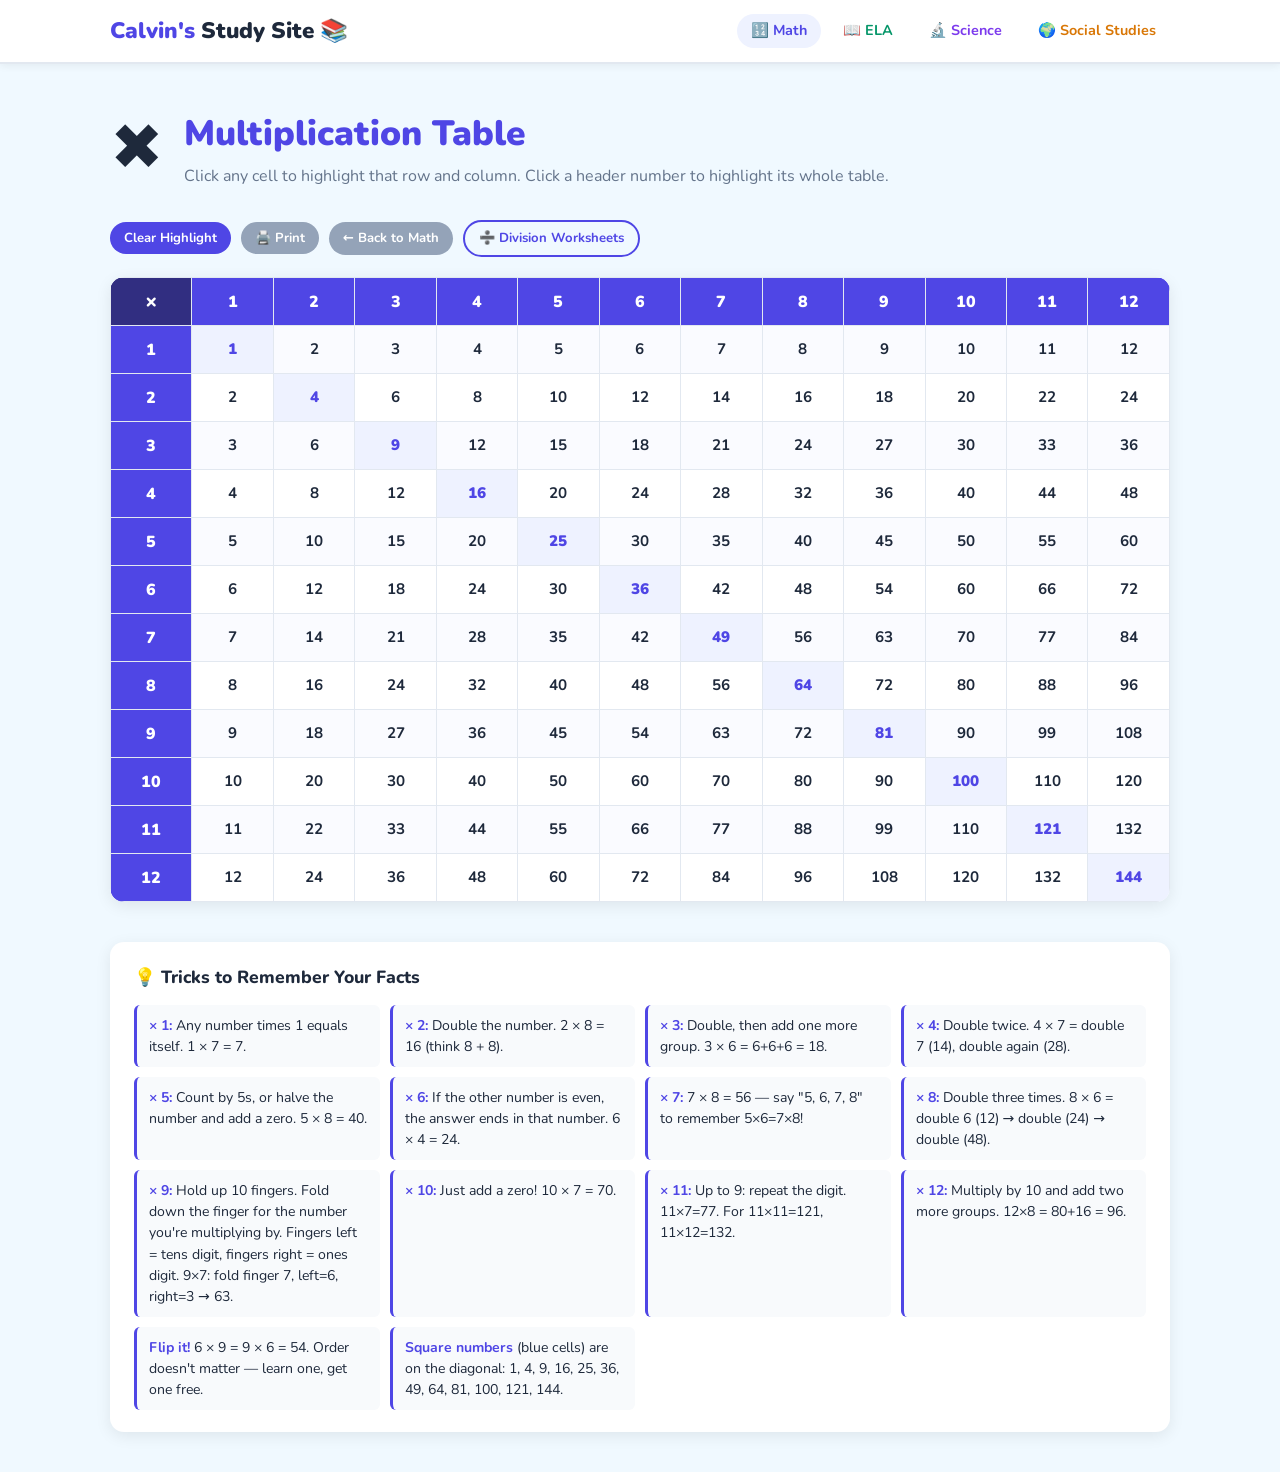
<file: times-table.html>
<!DOCTYPE html>
<html lang="en">
<head>
  <meta charset="UTF-8" />
  <meta name="viewport" content="width=device-width, initial-scale=1.0" />
  <title>Multiplication Table — Calvin's Study Site</title>
  <link rel="stylesheet" href="css/style.css" />
  <style>
    .times-hero {
      padding: 36px 0 24px;
      display: flex;
      align-items: center;
      gap: 20px;
    }
    .times-hero .big-icon { font-size: 4rem; }
    .times-hero h1 { font-size: 2.2rem; font-weight: 900; color: var(--math); }
    .times-hero p  { color: var(--muted); margin-top: 4px; }

    .table-controls {
      display: flex;
      gap: 10px;
      flex-wrap: wrap;
      align-items: center;
      margin-bottom: 20px;
    }
    .table-controls label {
      font-weight: 700;
      font-size: 0.9rem;
      color: var(--muted);
    }

    .table-wrap {
      overflow-x: auto;
      margin-bottom: 40px;
      border-radius: var(--radius);
      box-shadow: var(--shadow);
    }

    table.times {
      border-collapse: collapse;
      width: 100%;
      min-width: 560px;
      background: var(--card);
      border-radius: var(--radius);
      overflow: hidden;
      font-family: 'Nunito', sans-serif;
    }

    table.times td, table.times th {
      width: 52px;
      height: 48px;
      text-align: center;
      font-weight: 700;
      font-size: 0.95rem;
      border: 1px solid #E2E8F0;
      transition: background 0.15s, color 0.15s, transform 0.1s;
    }

    /* Header row and column */
    table.times .hdr {
      background: var(--math);
      color: #fff;
      font-size: 1rem;
      font-weight: 900;
    }
    table.times .hdr-corner {
      background: #312E81;
      color: #fff;
      font-size: 1.3rem;
    }

    /* Diagonal (square numbers) */
    table.times .sq {
      background: #EEF2FF;
      color: var(--math);
      font-weight: 900;
    }

    /* Normal cells */
    table.times .cell {
      color: var(--text);
      cursor: pointer;
    }
    table.times .cell:hover,
    table.times tr:nth-child(even) .cell:hover {
      background: var(--math) !important;
      color: #fff !important;
      transform: scale(1.12);
      z-index: 2;
      position: relative;
      border-radius: 4px;
    }

    /* Highlight state */
    table.times td.lit {
      background: #FEF9C3 !important;
      color: #92400E !important;
    }
    table.times td.lit-hdr {
      background: #FDE68A !important;
      color: #78350F !important;
    }
    table.times td.lit-ans {
      background: #FBBF24 !important;
      color: #1C1917 !important;
      transform: scale(1.15);
      position: relative;
      z-index: 3;
      border-radius: 4px;
    }

    /* Color banding by row (subtle) */
    table.times tr:nth-child(even) .cell { background: #FAFBFF; }

    .tips-card {
      background: var(--card);
      border-radius: var(--radius);
      box-shadow: var(--shadow);
      padding: 22px 24px;
      margin-bottom: 40px;
    }
    .tips-card h2 {
      font-size: 1.1rem;
      font-weight: 800;
      margin-bottom: 14px;
    }
    .tips-grid {
      display: grid;
      grid-template-columns: repeat(auto-fill, minmax(240px, 1fr));
      gap: 10px;
    }
    .tip {
      background: #F8FAFC;
      border-left: 3px solid var(--math);
      border-radius: 6px;
      padding: 10px 12px;
      font-size: 0.88rem;
      line-height: 1.5;
    }
    .tip strong { color: var(--math); }

    .print-btn {
      display: none;
    }
    @media print {
      .site-header, .times-hero p, .table-controls, .tips-card, .print-btn { display: none; }
      body { background: white; }
      .times-hero { padding: 10px 0 8px; }
      .times-hero h1 { font-size: 1.4rem; }
      table.times td, table.times th { width: 44px; height: 40px; font-size: 0.82rem; }
      .table-wrap { box-shadow: none; }
    }
  </style>
</head>
<body>

  <header class="site-header">
    <div class="container">
      <a href="index.html" class="site-logo">Calvin's <span>Study Site</span> 📚</a>
      <nav class="nav-links">
        <a href="math.html"           class="nav-link math active">🔢 Math</a>
        <a href="ela.html"            class="nav-link ela">📖 ELA</a>
        <a href="science.html"        class="nav-link sci">🔬 Science</a>
        <a href="social-studies.html" class="nav-link ss">🌍 Social Studies</a>
      </nav>
    </div>
  </header>

  <main class="container">

    <div class="times-hero">
      <div class="big-icon">✖️</div>
      <div>
        <h1>Multiplication Table</h1>
        <p>Click any cell to highlight that row and column. Click a header number to highlight its whole table.</p>
      </div>
    </div>

    <div class="table-controls">
      <button class="btn btn-math btn-sm" onclick="clearHighlight()">Clear Highlight</button>
      <button class="btn btn-gray btn-sm" onclick="window.print()">🖨️ Print</button>
      <a href="math.html" class="btn btn-gray btn-sm">← Back to Math</a>
      <a href="division.html" class="btn btn-outline btn-sm" style="border-color:var(--math);color:var(--math);">➗ Division Worksheets</a>
    </div>

    <div class="table-wrap">
      <table class="times" id="timesTable">
        <!-- built by JS -->
      </table>
    </div>

    <div class="tips-card">
      <h2>💡 Tricks to Remember Your Facts</h2>
      <div class="tips-grid">
        <div class="tip"><strong>× 1:</strong> Any number times 1 equals itself. 1 × 7 = 7.</div>
        <div class="tip"><strong>× 2:</strong> Double the number. 2 × 8 = 16 (think 8 + 8).</div>
        <div class="tip"><strong>× 3:</strong> Double, then add one more group. 3 × 6 = 6+6+6 = 18.</div>
        <div class="tip"><strong>× 4:</strong> Double twice. 4 × 7 = double 7 (14), double again (28).</div>
        <div class="tip"><strong>× 5:</strong> Count by 5s, or halve the number and add a zero. 5 × 8 = 40.</div>
        <div class="tip"><strong>× 6:</strong> If the other number is even, the answer ends in that number. 6 × 4 = 24.</div>
        <div class="tip"><strong>× 7:</strong> 7 × 8 = 56 — say "5, 6, 7, 8" to remember 5×6=7×8!</div>
        <div class="tip"><strong>× 8:</strong> Double three times. 8 × 6 = double 6 (12) → double (24) → double (48).</div>
        <div class="tip"><strong>× 9:</strong> Hold up 10 fingers. Fold down the finger for the number you're multiplying by. Fingers left = tens digit, fingers right = ones digit. 9×7: fold finger 7, left=6, right=3 → 63.</div>
        <div class="tip"><strong>× 10:</strong> Just add a zero! 10 × 7 = 70.</div>
        <div class="tip"><strong>× 11:</strong> Up to 9: repeat the digit. 11×7=77. For 11×11=121, 11×12=132.</div>
        <div class="tip"><strong>× 12:</strong> Multiply by 10 and add two more groups. 12×8 = 80+16 = 96.</div>
        <div class="tip"><strong>Flip it!</strong> 6 × 9 = 9 × 6 = 54. Order doesn't matter — learn one, get one free.</div>
        <div class="tip"><strong>Square numbers</strong> (blue cells) are on the diagonal: 1, 4, 9, 16, 25, 36, 49, 64, 81, 100, 121, 144.</div>
      </div>
    </div>

  </main>

  <script>
    const SIZE = 12;
    const table = document.getElementById('timesTable');

    function buildTable() {
      let html = '';

      // Header row
      html += '<tr>';
      html += '<td class="hdr hdr-corner">×</td>';
      for (let c = 1; c <= SIZE; c++) {
        html += `<td class="hdr" onclick="highlightFactor(${c})" style="cursor:pointer;" title="Highlight ×${c}">${c}</td>`;
      }
      html += '</tr>';

      // Data rows
      for (let r = 1; r <= SIZE; r++) {
        html += '<tr>';
        html += `<td class="hdr" onclick="highlightFactor(${r})" style="cursor:pointer;" title="Highlight ×${r}">${r}</td>`;
        for (let c = 1; c <= SIZE; c++) {
          const val = r * c;
          const cls = r === c ? 'sq' : 'cell';
          html += `<td class="${cls}" data-row="${r}" data-col="${c}" onclick="highlightCell(${r},${c})">${val}</td>`;
        }
        html += '</tr>';
      }

      table.innerHTML = html;
    }

    function clearHighlight() {
      table.querySelectorAll('td').forEach(td => {
        td.classList.remove('lit', 'lit-hdr', 'lit-ans');
      });
    }

    function highlightCell(row, col) {
      clearHighlight();
      // Highlight header for this row and column
      const headers = table.querySelectorAll('.hdr');
      // Row headers are at position 0 of each row (tr index = row)
      table.querySelectorAll('tr').forEach((tr, ri) => {
        if (ri === row) tr.cells[0].classList.add('lit-hdr');
      });
      // Column header = first row, cell at col index
      table.rows[0].cells[col].classList.add('lit-hdr');

      // Highlight all cells in the same row and column
      table.querySelectorAll(`td[data-row="${row}"]`).forEach(td => td.classList.add('lit'));
      table.querySelectorAll(`td[data-col="${col}"]`).forEach(td => td.classList.add('lit'));

      // Highlight the answer cell
      const answerCell = table.querySelector(`td[data-row="${row}"][data-col="${col}"]`);
      if (answerCell) {
        answerCell.classList.remove('lit');
        answerCell.classList.add('lit-ans');
      }
    }

    function highlightFactor(n) {
      clearHighlight();
      // Highlight entire row n and entire column n
      table.querySelectorAll(`td[data-row="${n}"]`).forEach(td => td.classList.add('lit'));
      table.querySelectorAll(`td[data-col="${n}"]`).forEach(td => td.classList.add('lit'));

      // Highlight the row header and column header
      table.querySelectorAll('tr').forEach((tr, ri) => {
        if (ri === n) tr.cells[0].classList.add('lit-hdr');
      });
      table.rows[0].cells[n].classList.add('lit-hdr');

      // Highlight the square (n×n)
      const sq = table.querySelector(`td[data-row="${n}"][data-col="${n}"]`);
      if (sq) { sq.classList.remove('lit'); sq.classList.add('lit-ans'); }
    }

    buildTable();
  </script>

</body>
</html>
</file>
<file: css/style.css>
/* Calvin's 3rd Grade Study Site — Stylesheet */
@import url('https://fonts.googleapis.com/css2?family=Nunito:wght@400;600;700;800;900&display=swap');

/* ── Reset & Base ── */
*, *::before, *::after { box-sizing: border-box; margin: 0; padding: 0; }

:root {
  --math:    #4F46E5;
  --math-lt: #EEF2FF;
  --ela:     #059669;
  --ela-lt:  #ECFDF5;
  --sci:     #7C3AED;
  --sci-lt:  #F5F3FF;
  --ss:      #D97706;
  --ss-lt:   #FFFBEB;
  --bg:      #F0F9FF;
  --card:    #FFFFFF;
  --text:    #1E293B;
  --muted:   #64748B;
  --border:  #E2E8F0;
  --green:   #16A34A;
  --red:     #DC2626;
  --radius:  14px;
  --shadow:  0 4px 16px rgba(0,0,0,0.08);
}

html { font-size: 16px; }

body {
  font-family: 'Nunito', system-ui, sans-serif;
  background: var(--bg);
  color: var(--text);
  min-height: 100vh;
  line-height: 1.5;
}

a { color: inherit; text-decoration: none; }
img { max-width: 100%; }

/* ── Layout ── */
.container { max-width: 1100px; margin: 0 auto; padding: 0 20px; }

/* ── Header / Nav ── */
.site-header {
  background: var(--card);
  border-bottom: 2px solid var(--border);
  padding: 14px 0;
  position: sticky;
  top: 0;
  z-index: 100;
  box-shadow: 0 2px 8px rgba(0,0,0,0.06);
}
.site-header .container {
  display: flex;
  align-items: center;
  justify-content: space-between;
  gap: 16px;
}
.site-logo {
  font-size: 1.4rem;
  font-weight: 900;
  color: #4F46E5;
  white-space: nowrap;
}
.site-logo span { color: var(--text); }
.nav-links { display: flex; gap: 8px; flex-wrap: wrap; }
.nav-link {
  padding: 6px 14px;
  border-radius: 50px;
  font-weight: 700;
  font-size: 0.9rem;
  transition: background 0.15s, color 0.15s;
  color: var(--muted);
}
.nav-link:hover { background: var(--bg); color: var(--text); }
.nav-link.math   { color: var(--math); }
.nav-link.ela    { color: var(--ela); }
.nav-link.sci    { color: var(--sci); }
.nav-link.ss     { color: var(--ss); }
.nav-link.active { background: var(--math-lt); color: var(--math); }

/* ── Hero ── */
.hero {
  text-align: center;
  padding: 52px 20px 36px;
}
.hero h1 {
  font-size: 2.6rem;
  font-weight: 900;
  line-height: 1.2;
  margin-bottom: 12px;
}
.hero p { font-size: 1.15rem; color: var(--muted); max-width: 500px; margin: 0 auto; }

/* ── Subject Cards (Dashboard) ── */
.subjects-grid {
  display: grid;
  grid-template-columns: repeat(auto-fit, minmax(230px, 1fr));
  gap: 20px;
  padding: 0 0 40px;
}
.subject-card {
  background: var(--card);
  border-radius: var(--radius);
  box-shadow: var(--shadow);
  padding: 28px 24px 24px;
  display: flex;
  flex-direction: column;
  gap: 14px;
  border-top: 5px solid transparent;
  transition: transform 0.15s, box-shadow 0.15s;
}
.subject-card:hover { transform: translateY(-3px); box-shadow: 0 8px 24px rgba(0,0,0,0.12); }
.subject-card.math  { border-color: var(--math); }
.subject-card.ela   { border-color: var(--ela); }
.subject-card.sci   { border-color: var(--sci); }
.subject-card.ss    { border-color: var(--ss); }

.card-icon { font-size: 2.8rem; line-height: 1; }
.card-title { font-size: 1.3rem; font-weight: 800; }
.card-subtitle { font-size: 0.85rem; color: var(--muted); margin-top: -10px; }

.best-score {
  display: inline-block;
  padding: 4px 12px;
  border-radius: 50px;
  font-size: 0.85rem;
  font-weight: 700;
}
.math  .best-score { background: var(--math-lt); color: var(--math); }
.ela   .best-score { background: var(--ela-lt);  color: var(--ela); }
.sci   .best-score { background: var(--sci-lt);  color: var(--sci); }
.ss    .best-score { background: var(--ss-lt);   color: var(--ss); }

.card-buttons { display: flex; gap: 8px; margin-top: auto; }
.btn {
  display: inline-flex;
  align-items: center;
  gap: 6px;
  padding: 10px 18px;
  border-radius: 50px;
  font-family: inherit;
  font-weight: 700;
  font-size: 0.92rem;
  cursor: pointer;
  border: none;
  transition: filter 0.15s, transform 0.1s;
  text-decoration: none;
}
.btn:hover { filter: brightness(0.92); transform: scale(1.02); }
.btn:active { transform: scale(0.98); }
.btn-primary { color: #fff; }
.math  .btn-primary { background: var(--math); }
.ela   .btn-primary { background: var(--ela); }
.sci   .btn-primary { background: var(--sci); }
.ss    .btn-primary { background: var(--ss); }
.btn-outline {
  background: transparent;
  border: 2px solid;
  color: var(--text);
}
.math  .btn-outline { border-color: var(--math); color: var(--math); }
.ela   .btn-outline { border-color: var(--ela); color: var(--ela); }
.sci   .btn-outline { border-color: var(--sci); color: var(--sci); }
.ss    .btn-outline { border-color: var(--ss); color: var(--ss); }

/* standalone colored buttons */
.btn-math   { background: var(--math); color: #fff; }
.btn-ela    { background: var(--ela);  color: #fff; }
.btn-sci    { background: var(--sci);  color: #fff; }
.btn-ss     { background: var(--ss);   color: #fff; }
.btn-green  { background: var(--green); color: #fff; }
.btn-gray   { background: #94A3B8; color: #fff; }
.btn-lg     { padding: 14px 28px; font-size: 1.05rem; }
.btn-sm     { padding: 7px 14px; font-size: 0.82rem; }

/* ── History Table ── */
.section-title {
  font-size: 1.3rem;
  font-weight: 800;
  margin-bottom: 16px;
}
.history-table {
  width: 100%;
  border-collapse: collapse;
  background: var(--card);
  border-radius: var(--radius);
  overflow: hidden;
  box-shadow: var(--shadow);
  font-size: 0.93rem;
}
.history-table th {
  background: #F8FAFC;
  padding: 12px 16px;
  text-align: left;
  font-weight: 800;
  color: var(--muted);
  text-transform: uppercase;
  font-size: 0.76rem;
  letter-spacing: 0.04em;
  border-bottom: 2px solid var(--border);
}
.history-table td {
  padding: 12px 16px;
  border-bottom: 1px solid var(--border);
}
.history-table tr:last-child td { border-bottom: none; }
.history-table tr:hover td { background: #F8FAFC; }
.pct-badge {
  display: inline-block;
  padding: 3px 10px;
  border-radius: 50px;
  font-weight: 700;
  font-size: 0.85rem;
}
.pct-great { background: #DCFCE7; color: #15803D; }
.pct-good  { background: #FEF9C3; color: #854D0E; }
.pct-low   { background: #FEE2E2; color: #991B1B; }
.subject-pill {
  display: inline-block;
  padding: 2px 10px;
  border-radius: 50px;
  font-weight: 700;
  font-size: 0.8rem;
}
.pill-math { background: var(--math-lt); color: var(--math); }
.pill-ela  { background: var(--ela-lt);  color: var(--ela); }
.pill-sci  { background: var(--sci-lt);  color: var(--sci); }
.pill-ss   { background: var(--ss-lt);   color: var(--ss); }

/* ── Subject Page ── */
.subject-hero {
  padding: 40px 0 30px;
  display: flex;
  align-items: center;
  gap: 20px;
}
.subject-hero .big-icon { font-size: 4rem; }
.subject-hero h1 { font-size: 2.2rem; font-weight: 900; }
.subject-hero p { color: var(--muted); margin-top: 4px; }

.subject-layout {
  display: grid;
  grid-template-columns: 1fr 280px;
  gap: 28px;
  padding-bottom: 60px;
}
@media (max-width: 768px) { .subject-layout { grid-template-columns: 1fr; } }

/* Topic accordion */
.topic-list { display: flex; flex-direction: column; gap: 14px; }
.topic-card {
  background: var(--card);
  border-radius: var(--radius);
  box-shadow: var(--shadow);
  overflow: hidden;
}
.topic-header {
  display: flex;
  align-items: center;
  justify-content: space-between;
  padding: 16px 20px;
  cursor: pointer;
  font-weight: 800;
  font-size: 1.05rem;
  user-select: none;
  gap: 12px;
}
.topic-header:hover { background: #F8FAFC; }
.topic-header .chevron {
  font-size: 0.9rem;
  transition: transform 0.2s;
  flex-shrink: 0;
}
.topic-card.open .chevron { transform: rotate(180deg); }
.topic-body {
  display: none;
  padding: 0 20px 20px;
  border-top: 1px solid var(--border);
}
.topic-card.open .topic-body { display: block; }
.topic-skills {
  list-style: none;
  margin: 14px 0 16px;
  display: flex;
  flex-direction: column;
  gap: 6px;
}
.topic-skills li { padding-left: 20px; position: relative; color: var(--muted); font-size: 0.93rem; }
.topic-skills li::before {
  content: '✓';
  position: absolute;
  left: 0;
  font-weight: 900;
  color: var(--green);
}
.resource-links { display: flex; flex-wrap: wrap; gap: 8px; margin-top: 8px; }
.resource-link {
  display: inline-flex;
  align-items: center;
  gap: 6px;
  padding: 7px 14px;
  border-radius: 50px;
  font-size: 0.85rem;
  font-weight: 700;
  border: 2px solid var(--border);
  transition: background 0.15s, border-color 0.15s;
  background: #F8FAFC;
}
.resource-link:hover { background: var(--bg); border-color: #CBD5E1; }
.topic-quiz-btn {
  margin-top: 14px;
  display: inline-block;
}

/* Sidebar */
.sidebar { display: flex; flex-direction: column; gap: 16px; }
.sidebar-card {
  background: var(--card);
  border-radius: var(--radius);
  box-shadow: var(--shadow);
  padding: 20px;
}
.sidebar-card h3 { font-size: 1rem; font-weight: 800; margin-bottom: 14px; }
.sidebar-btn-list { display: flex; flex-direction: column; gap: 8px; }

/* ── Quiz Page ── */
.quiz-wrapper {
  max-width: 700px;
  margin: 0 auto;
  padding: 32px 20px 60px;
}
.quiz-header {
  display: flex;
  align-items: center;
  justify-content: space-between;
  margin-bottom: 24px;
  gap: 12px;
}
.quiz-title { font-size: 1.1rem; font-weight: 800; color: var(--muted); }
.quiz-counter { font-size: 0.9rem; color: var(--muted); font-weight: 700; white-space: nowrap; }
.progress-bar-track {
  height: 10px;
  background: var(--border);
  border-radius: 50px;
  overflow: hidden;
  flex: 1;
}
.progress-bar-fill {
  height: 100%;
  border-radius: 50px;
  background: var(--math);
  transition: width 0.3s ease;
}
.progress-bar-fill.ela { background: var(--ela); }
.progress-bar-fill.sci { background: var(--sci); }
.progress-bar-fill.ss  { background: var(--ss); }

.question-card {
  background: var(--card);
  border-radius: var(--radius);
  box-shadow: var(--shadow);
  padding: 32px 28px;
  margin-bottom: 24px;
}
.question-text {
  font-size: 1.2rem;
  font-weight: 700;
  margin-bottom: 28px;
  line-height: 1.5;
}
.options-grid { display: flex; flex-direction: column; gap: 12px; }
.option-btn {
  display: flex;
  align-items: center;
  gap: 14px;
  padding: 14px 18px;
  border-radius: 10px;
  border: 2px solid var(--border);
  background: #F8FAFC;
  font-family: inherit;
  font-size: 1rem;
  font-weight: 600;
  color: var(--text);
  cursor: pointer;
  text-align: left;
  transition: border-color 0.15s, background 0.15s, transform 0.1s;
}
.option-btn:hover:not(:disabled) { border-color: #94A3B8; background: var(--bg); transform: translateX(3px); }
.option-btn:disabled { cursor: default; }
.option-label {
  display: flex;
  align-items: center;
  justify-content: center;
  width: 32px;
  height: 32px;
  border-radius: 50%;
  background: var(--border);
  font-weight: 800;
  font-size: 0.9rem;
  flex-shrink: 0;
  transition: background 0.15s, color 0.15s;
}
.option-btn.correct { border-color: var(--green); background: #DCFCE7; }
.option-btn.correct .option-label { background: var(--green); color: #fff; }
.option-btn.wrong   { border-color: var(--red);   background: #FEE2E2; }
.option-btn.wrong   .option-label { background: var(--red);   color: #fff; }
.option-btn.dimmed  { opacity: 0.45; }

.explanation-box {
  display: none;
  margin-top: 20px;
  padding: 14px 18px;
  background: #F0FFF4;
  border-left: 4px solid var(--green);
  border-radius: 8px;
  font-size: 0.95rem;
  color: var(--text);
  line-height: 1.6;
}
.explanation-box.show { display: block; }
.explanation-box.wrong-exp { background: #FFF5F5; border-color: var(--red); }

.next-btn-row {
  display: flex;
  justify-content: flex-end;
  margin-top: 8px;
}

/* Results */
.results-card {
  background: var(--card);
  border-radius: var(--radius);
  box-shadow: var(--shadow);
  padding: 44px 32px;
  text-align: center;
}
.results-emoji { font-size: 4rem; margin-bottom: 12px; }
.results-score { font-size: 3rem; font-weight: 900; margin-bottom: 4px; }
.results-pct   { font-size: 1.4rem; font-weight: 700; color: var(--muted); margin-bottom: 12px; }
.results-stars { font-size: 2rem; margin-bottom: 16px; }
.results-msg   { font-size: 1.1rem; color: var(--muted); margin-bottom: 32px; max-width: 400px; margin-left: auto; margin-right: auto; }
.results-buttons { display: flex; gap: 12px; justify-content: center; flex-wrap: wrap; }
.save-status { margin-top: 16px; font-size: 0.9rem; color: var(--muted); font-weight: 700; min-height: 24px; }

/* Loading spinner */
.spinner {
  width: 44px; height: 44px;
  border: 4px solid var(--border);
  border-top-color: var(--math);
  border-radius: 50%;
  animation: spin 0.7s linear infinite;
  margin: 60px auto;
}
@keyframes spin { to { transform: rotate(360deg); } }

/* Empty/error states */
.empty-state {
  text-align: center;
  padding: 48px 20px;
  color: var(--muted);
}
.empty-state .big { font-size: 3rem; margin-bottom: 12px; }

/* ── Study Notes ── */
.study-notes {
  margin: 14px 0 10px;
  padding: 13px 16px;
  background: #F8FAFC;
  border-radius: 8px;
  border-left: 3px solid var(--border);
}
.study-notes h4 {
  font-size: 0.75rem;
  font-weight: 800;
  text-transform: uppercase;
  letter-spacing: 0.06em;
  color: var(--muted);
  margin-bottom: 8px;
}
.study-notes ul {
  list-style: none;
  display: flex;
  flex-direction: column;
  gap: 5px;
}
.study-notes li {
  font-size: 0.91rem;
  padding-left: 18px;
  position: relative;
  line-height: 1.5;
}
.study-notes li::before {
  content: '→';
  position: absolute;
  left: 0;
  color: var(--muted);
  font-size: 0.8rem;
  top: 2px;
}
.study-notes strong { color: var(--text); }

/* ── Video Embeds ── */
.video-section { margin: 14px 0 10px; }
.video-section h4 {
  font-size: 0.75rem;
  font-weight: 800;
  text-transform: uppercase;
  letter-spacing: 0.06em;
  color: var(--muted);
  margin-bottom: 10px;
}
.video-grid {
  display: grid;
  grid-template-columns: repeat(auto-fit, minmax(260px, 1fr));
  gap: 12px;
}
.video-item {}
.video-wrap {
  position: relative;
  padding-bottom: 56.25%;
  height: 0;
  overflow: hidden;
  border-radius: 8px;
  background: #0f0f0f;
  box-shadow: 0 2px 8px rgba(0,0,0,0.15);
}
.video-wrap iframe {
  position: absolute;
  top: 0;
  left: 0;
  width: 100%;
  height: 100%;
  border: none;
  border-radius: 8px;
}
.video-label {
  font-size: 0.78rem;
  color: var(--muted);
  font-weight: 700;
  margin-top: 6px;
  padding-left: 2px;
}
@media (max-width: 600px) { .video-grid { grid-template-columns: 1fr; } }

/* ── Utilities ── */
.mt-8  { margin-top: 8px; }
.mt-16 { margin-top: 16px; }
.mt-24 { margin-top: 24px; }
.mb-8  { margin-bottom: 8px; }
.mb-24 { margin-bottom: 24px; }
.text-center { text-align: center; }
.text-muted { color: var(--muted); }
.font-bold { font-weight: 800; }
.hidden { display: none !important; }

/* ── Responsive ── */
@media (max-width: 600px) {
  .hero h1 { font-size: 1.9rem; }
  .question-card { padding: 24px 18px; }
  .question-text { font-size: 1.05rem; }
  .results-score { font-size: 2.4rem; }
  .subjects-grid { grid-template-columns: 1fr; }
  .site-logo { font-size: 1.1rem; }
}
</file>
